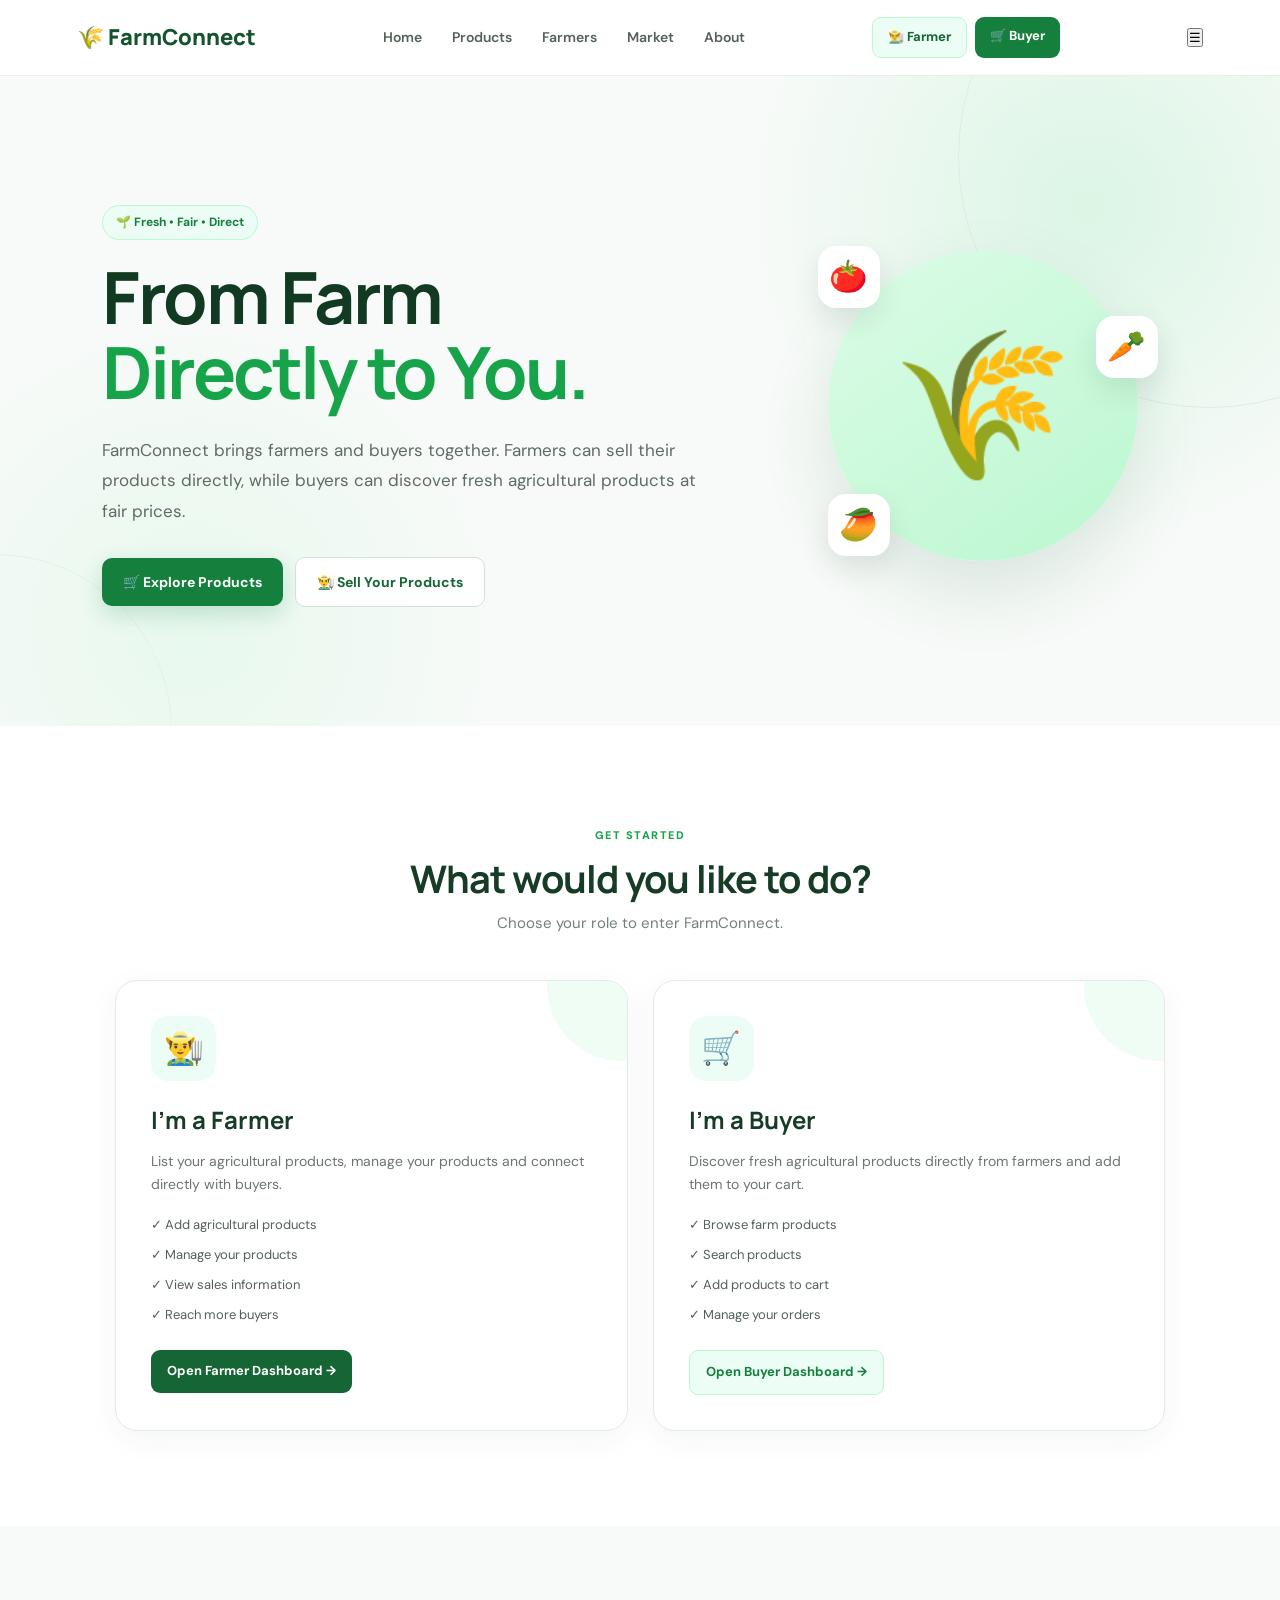
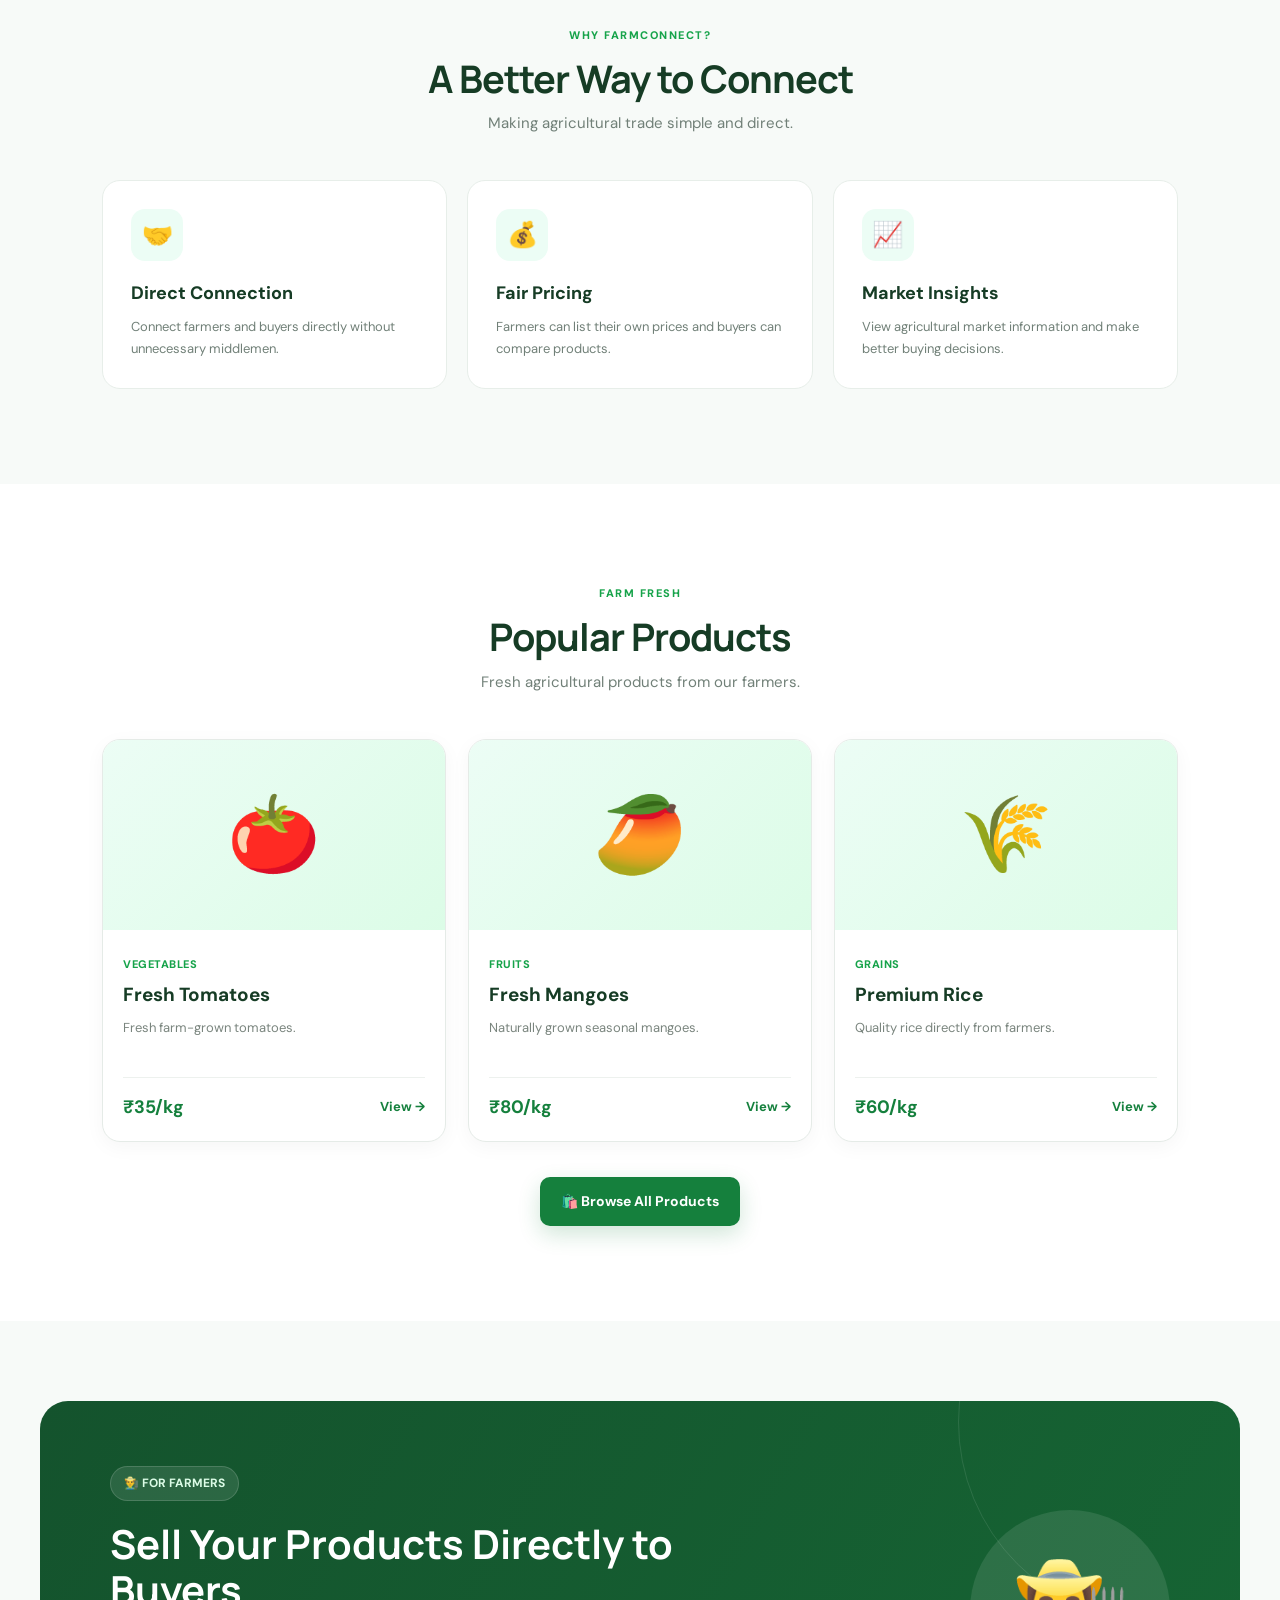
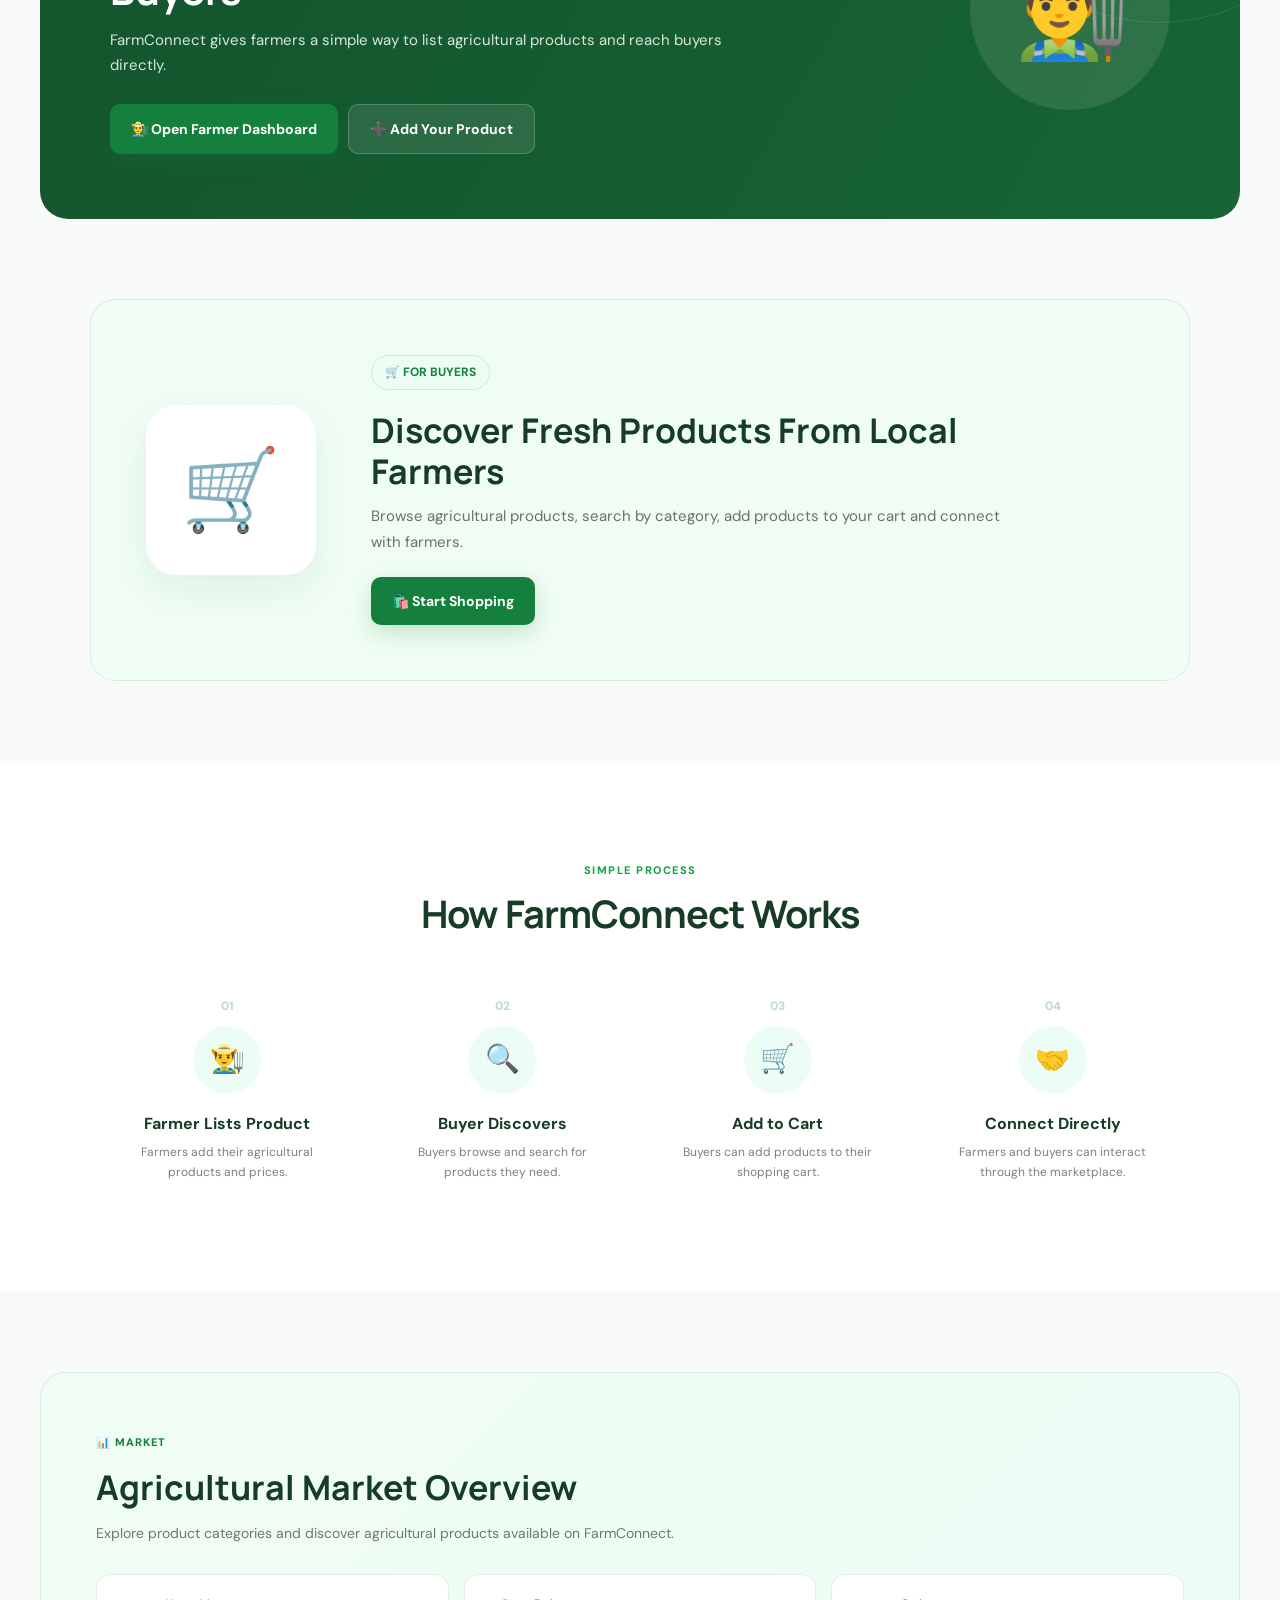
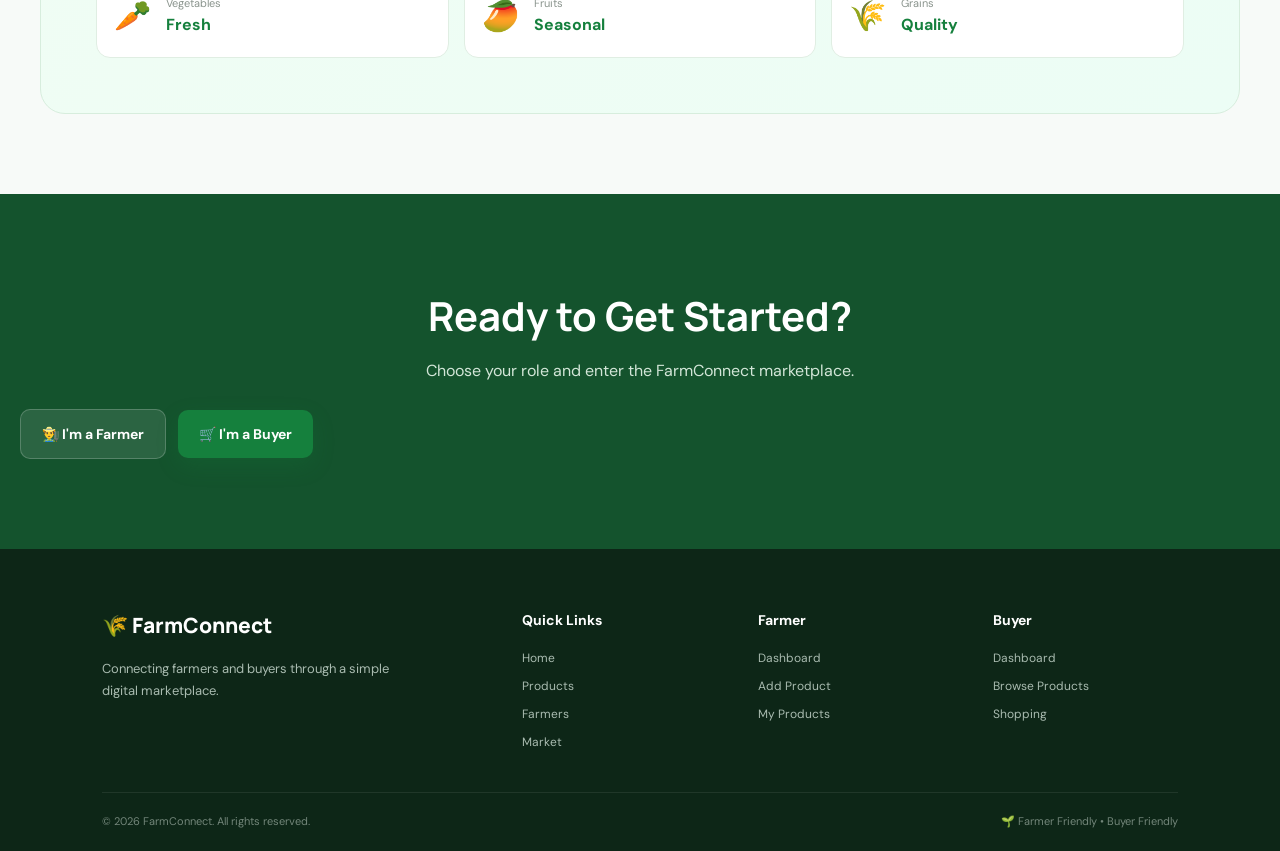
<file: index.html>
<!DOCTYPE html>
<html lang="en">

<head>

    <meta charset="UTF-8">

    <meta
        name="viewport"
        content="width=device-width, initial-scale=1.0"
    >

    <title>FarmConnect | Farm to Buyer</title>

    <link
        rel="stylesheet"
        href="style.css"
    >


    <!-- ==========================================
         BUYER LOGIN POPUP CSS
         DOES NOT CHANGE EXISTING DESIGN
    =========================================== -->

    <style>

        .buyer-auth-overlay {

            display: none;

            position: fixed;

            inset: 0;

            background: rgba(0, 0, 0, 0.55);

            z-index: 9999;

            align-items: center;

            justify-content: center;

            padding: 20px;

        }


        .buyer-auth-overlay.show {

            display: flex;

        }


        .buyer-auth-box {

            width: 100%;

            max-width: 430px;

            background: white;

            border-radius: 18px;

            padding: 30px;

            box-shadow:
                0 20px 60px rgba(0, 0, 0, 0.25);

            position: relative;

            animation:
                buyerAuthOpen 0.25s ease;

        }


        @keyframes buyerAuthOpen {

            from {

                opacity: 0;

                transform: translateY(20px)
                    scale(0.96);

            }

            to {

                opacity: 1;

                transform: translateY(0)
                    scale(1);

            }

        }


        .buyer-auth-close {

            position: absolute;

            top: 15px;

            right: 18px;

            width: 35px;

            height: 35px;

            border: none;

            border-radius: 50%;

            background: #f2f2f2;

            cursor: pointer;

            font-size: 18px;

        }


        .buyer-auth-logo {

            text-align: center;

            font-size: 40px;

            margin-bottom: 8px;

        }


        .buyer-auth-title {

            text-align: center;

            margin: 0;

            color: #294d20;

        }


        .buyer-auth-subtitle {

            text-align: center;

            color: #777;

            margin: 8px 0 25px;

            font-size: 14px;

        }


        .buyer-auth-tabs {

            display: flex;

            gap: 8px;

            margin-bottom: 20px;

        }


        .buyer-auth-tab {

            flex: 1;

            padding: 11px;

            border: none;

            border-radius: 8px;

            background: #f1f1f1;

            cursor: pointer;

            font-weight: 600;

        }


        .buyer-auth-tab.active {

            background: #5c8d35;

            color: white;

        }


        .buyer-auth-form {

            display: none;

        }


        .buyer-auth-form.active {

            display: block;

        }


        .buyer-auth-field {

            margin-bottom: 15px;

        }


        .buyer-auth-field label {

            display: block;

            margin-bottom: 6px;

            font-size: 14px;

            font-weight: 600;

        }


        .buyer-auth-field input {

            width: 100%;

            box-sizing: border-box;

            padding: 12px;

            border: 1px solid #ddd;

            border-radius: 8px;

            font-size: 14px;

            outline: none;

        }


        .buyer-auth-field input:focus {

            border-color: #5c8d35;

        }


        .buyer-auth-submit {

            width: 100%;

            border: none;

            background: #5c8d35;

            color: white;

            padding: 13px;

            border-radius: 8px;

            cursor: pointer;

            font-weight: 600;

            font-size: 15px;

            margin-top: 5px;

        }


        .buyer-auth-submit:hover {

            opacity: 0.9;

        }


        .buyer-auth-message {

            display: none;

            padding: 10px;

            margin-bottom: 15px;

            border-radius: 8px;

            font-size: 13px;

            text-align: center;

        }


        .buyer-auth-message.success {

            display: block;

            background: #eaf6e2;

            color: #397323;

        }


        .buyer-auth-message.error {

            display: block;

            background: #fdeaea;

            color: #b42323;

        }

    </style>

</head>


<body>


    <!-- =====================================================
         NAVBAR
    ===================================================== -->

    <header class="navbar">


        <div class="logo">
            🌾 FarmConnect
        </div>


        <nav class="nav-links">

            <a href="index.html">
                Home
            </a>

            <a href="#products">
                Products
            </a>

            <a href="#farmers">
                Farmers
            </a>

            <a href="#market">
                Market
            </a>

            <a href="#about">
                About
            </a>

        </nav>


        <div class="nav-actions">


            <a
                href="pages/farmer/dashboard.html"
                class="nav-farmer-btn"
            >
                👨‍🌾 Farmer
            </a>


            <a
                href="#"
                class="nav-buyer-btn"
                onclick="openBuyerAuth(event)"
            >
                🛒 Buyer
            </a>


        </div>


    </header>



    <!-- =====================================================
         HERO
    ===================================================== -->

    <section class="hero">


        <div class="hero-content">


            <span class="hero-badge">
                🌱 Fresh • Fair • Direct
            </span>


            <h1>

                From Farm

                <span>
                    Directly to You.
                </span>

            </h1>


            <p>

                FarmConnect brings farmers and buyers together.
                Farmers can sell their products directly, while
                buyers can discover fresh agricultural products
                at fair prices.

            </p>


            <div class="hero-buttons">


                <a
                    href="#"
                    class="primary-btn"
                    onclick="openBuyerAuth(event)"
                >
                    🛒 Explore Products
                </a>


                <a
                    href="pages/farmer/dashboard.html"
                    class="secondary-btn"
                >
                    👨‍🌾 Sell Your Products
                </a>


            </div>


        </div>


        <div class="hero-visual">


            <div class="hero-circle">
                🌾
            </div>


            <div class="floating-item item-one">
                🍅
            </div>


            <div class="floating-item item-two">
                🥕
            </div>


            <div class="floating-item item-three">
                🥭
            </div>


        </div>


    </section>



    <!-- =====================================================
         USER TYPE
    ===================================================== -->

    <section class="user-section">


        <div class="section-heading">

            <span>
                GET STARTED
            </span>

            <h2>
                What would you like to do?
            </h2>

            <p>
                Choose your role to enter FarmConnect.
            </p>

        </div>


        <div class="user-cards">


            <!-- FARMER -->

            <div class="user-card farmer-card">


                <div class="user-icon">
                    👨‍🌾
                </div>


                <h3>
                    I'm a Farmer
                </h3>


                <p>

                    List your agricultural products,
                    manage your products and connect
                    directly with buyers.

                </p>


                <ul>

                    <li>
                        ✓ Add agricultural products
                    </li>

                    <li>
                        ✓ Manage your products
                    </li>

                    <li>
                        ✓ View sales information
                    </li>

                    <li>
                        ✓ Reach more buyers
                    </li>

                </ul>


                <a
                    href="pages/farmer/dashboard.html"
                    class="user-btn farmer-btn"
                >
                    Open Farmer Dashboard →
                </a>


            </div>



            <!-- BUYER -->

            <div class="user-card buyer-card">


                <div class="user-icon">
                    🛒
                </div>


                <h3>
                    I'm a Buyer
                </h3>


                <p>

                    Discover fresh agricultural products
                    directly from farmers and add them
                    to your cart.

                </p>


                <ul>

                    <li>
                        ✓ Browse farm products
                    </li>

                    <li>
                        ✓ Search products
                    </li>

                    <li>
                        ✓ Add products to cart
                    </li>

                    <li>
                        ✓ Manage your orders
                    </li>

                </ul>


                <a
                    href="#"
                    class="user-btn buyer-btn"
                    onclick="openBuyerAuth(event)"
                >
                    Open Buyer Dashboard →
                </a>


            </div>


        </div>


    </section>



    <!-- =====================================================
         FEATURES
    ===================================================== -->

    <section
        class="features"
        id="about"
    >


        <div class="section-heading">

            <span>
                WHY FARMCONNECT?
            </span>

            <h2>
                A Better Way to Connect
            </h2>

            <p>
                Making agricultural trade simple and direct.
            </p>

        </div>


        <div class="feature-grid">


            <div class="feature-card">

                <div class="feature-icon">
                    🤝
                </div>

                <h3>
                    Direct Connection
                </h3>

                <p>
                    Connect farmers and buyers directly
                    without unnecessary middlemen.
                </p>

            </div>


            <div class="feature-card">

                <div class="feature-icon">
                    💰
                </div>

                <h3>
                    Fair Pricing
                </h3>

                <p>
                    Farmers can list their own prices
                    and buyers can compare products.
                </p>

            </div>


            <div class="feature-card">

                <div class="feature-icon">
                    📈
                </div>

                <h3>
                    Market Insights
                </h3>

                <p>
                    View agricultural market information
                    and make better buying decisions.
                </p>

            </div>


        </div>


    </section>



    <!-- =====================================================
         PRODUCTS
    ===================================================== -->

    <section
        class="products-section"
        id="products"
    >


        <div class="section-heading">

            <span>
                FARM FRESH
            </span>

            <h2>
                Popular Products
            </h2>

            <p>
                Fresh agricultural products from our farmers.
            </p>

        </div>


        <div
            class="product-grid"
            id="homeProducts"
        >


            <div class="product-card">


                <div class="product-image">
                    🍅
                </div>


                <div class="product-info">


                    <span>
                        Vegetables
                    </span>


                    <h3>
                        Fresh Tomatoes
                    </h3>


                    <p>
                        Fresh farm-grown tomatoes.
                    </p>


                    <div class="product-bottom">


                        <strong>
                            ₹35/kg
                        </strong>


                        <a
                            href="#"
                            onclick="openBuyerAuth(event)"
                        >
                            View →
                        </a>


                    </div>


                </div>


            </div>



            <div class="product-card">


                <div class="product-image">
                    🥭
                </div>


                <div class="product-info">


                    <span>
                        Fruits
                    </span>


                    <h3>
                        Fresh Mangoes
                    </h3>


                    <p>
                        Naturally grown seasonal mangoes.
                    </p>


                    <div class="product-bottom">


                        <strong>
                            ₹80/kg
                        </strong>


                        <a
                            href="#"
                            onclick="openBuyerAuth(event)"
                        >
                            View →
                        </a>


                    </div>


                </div>


            </div>



            <div class="product-card">


                <div class="product-image">
                    🌾
                </div>


                <div class="product-info">


                    <span>
                        Grains
                    </span>


                    <h3>
                        Premium Rice
                    </h3>


                    <p>
                        Quality rice directly from farmers.
                    </p>


                    <div class="product-bottom">


                        <strong>
                            ₹60/kg
                        </strong>


                        <a
                            href="#"
                            onclick="openBuyerAuth(event)"
                        >
                            View →
                        </a>


                    </div>


                </div>


            </div>


        </div>


        <div class="center-button">


            <a
                href="#"
                class="primary-btn"
                onclick="openBuyerAuth(event)"
            >
                🛍️ Browse All Products
            </a>


        </div>


    </section>



    <!-- =====================================================
         FARMER SECTION
    ===================================================== -->

    <section
        class="farmer-section"
        id="farmers"
    >


        <div class="farmer-content">


            <span class="hero-badge">
                👨‍🌾 FOR FARMERS
            </span>


            <h2>
                Sell Your Products
                Directly to Buyers
            </h2>


            <p>
                FarmConnect gives farmers a simple way to
                list agricultural products and reach buyers
                directly.
            </p>


            <div class="farmer-buttons">


                <a
                    href="pages/farmer/dashboard.html"
                    class="primary-btn"
                >
                    👨‍🌾 Open Farmer Dashboard
                </a>


                <a
                    href="pages/farmer/add-product.html"
                    class="secondary-btn"
                >
                    ➕ Add Your Product
                </a>


            </div>


        </div>


        <div class="farmer-visual">
            👨‍🌾
        </div>


    </section>



    <!-- =====================================================
         BUYER SECTION
    ===================================================== -->

    <section class="buyer-home-section">


        <div class="buyer-home-visual">
            🛒
        </div>


        <div class="buyer-home-content">


            <span class="hero-badge">
                🛒 FOR BUYERS
            </span>


            <h2>
                Discover Fresh Products
                From Local Farmers
            </h2>


            <p>
                Browse agricultural products, search by
                category, add products to your cart and
                connect with farmers.
            </p>


            <a
                href="#"
                class="primary-btn"
                onclick="openBuyerAuth(event)"
            >
                🛍️ Start Shopping
            </a>


        </div>


    </section>



    <!-- =====================================================
         HOW IT WORKS
    ===================================================== -->

    <section class="how-it-works">


        <div class="section-heading">

            <span>
                SIMPLE PROCESS
            </span>

            <h2>
                How FarmConnect Works
            </h2>

        </div>


        <div class="steps">


            <div class="step">

                <div class="step-number">
                    01
                </div>

                <div class="step-icon">
                    👨‍🌾
                </div>

                <h3>
                    Farmer Lists Product
                </h3>

                <p>
                    Farmers add their agricultural
                    products and prices.
                </p>

            </div>


            <div class="step">

                <div class="step-number">
                    02
                </div>

                <div class="step-icon">
                    🔍
                </div>

                <h3>
                    Buyer Discovers
                </h3>

                <p>
                    Buyers browse and search for
                    products they need.
                </p>

            </div>


            <div class="step">

                <div class="step-number">
                    03
                </div>

                <div class="step-icon">
                    🛒
                </div>

                <h3>
                    Add to Cart
                </h3>

                <p>
                    Buyers can add products to their
                    shopping cart.
                </p>

            </div>


            <div class="step">

                <div class="step-number">
                    04
                </div>

                <div class="step-icon">
                    🤝
                </div>

                <h3>
                    Connect Directly
                </h3>

                <p>
                    Farmers and buyers can interact
                    through the marketplace.
                </p>

            </div>


        </div>


    </section>



    <!-- =====================================================
         MARKET
    ===================================================== -->

    <section
        class="market-section"
        id="market"
    >


        <div class="market-content">


            <span>
                📊 MARKET
            </span>


            <h2>
                Agricultural Market Overview
            </h2>


            <p>
                Explore product categories and discover
                agricultural products available on
                FarmConnect.
            </p>


        </div>


        <div class="market-cards">


            <div class="market-card">

                <span>
                    🥕
                </span>

                <div>

                    <small>
                        Vegetables
                    </small>

                    <strong>
                        Fresh
                    </strong>

                </div>

            </div>


            <div class="market-card">

                <span>
                    🥭
                </span>

                <div>

                    <small>
                        Fruits
                    </small>

                    <strong>
                        Seasonal
                    </strong>

                </div>

            </div>


            <div class="market-card">

                <span>
                    🌾
                </span>

                <div>

                    <small>
                        Grains
                    </small>

                    <strong>
                        Quality
                    </strong>

                </div>

            </div>


        </div>


    </section>



    <!-- =====================================================
         FINAL CTA
    ===================================================== -->

    <section class="final-cta">


        <h2>
            Ready to Get Started?
        </h2>


        <p>
            Choose your role and enter the FarmConnect
            marketplace.
        </p>


        <div class="hero-buttons">


            <a
                href="pages/farmer/dashboard.html"
                class="secondary-btn"
            >
                👨‍🌾 I'm a Farmer
            </a>


            <a
                href="#"
                class="primary-btn"
                onclick="openBuyerAuth(event)"
            >
                🛒 I'm a Buyer
            </a>


        </div>


    </section>



    <!-- =====================================================
         FOOTER
    ===================================================== -->

    <footer class="footer">


        <div class="footer-content">


            <div class="footer-brand">

                <div class="logo">
                    🌾 FarmConnect
                </div>

                <p>
                    Connecting farmers and buyers
                    through a simple digital marketplace.
                </p>

            </div>


            <div class="footer-links">

                <h3>
                    Quick Links
                </h3>

                <a href="index.html">
                    Home
                </a>

                <a href="#products">
                    Products
                </a>

                <a href="#farmers">
                    Farmers
                </a>

                <a href="#market">
                    Market
                </a>

            </div>


            <div class="footer-links">

                <h3>
                    Farmer
                </h3>

                <a href="pages/farmer/dashboard.html">
                    Dashboard
                </a>

                <a href="pages/farmer/add-product.html">
                    Add Product
                </a>

                <a href="pages/farmer/products.html">
                    My Products
                </a>

            </div>


            <div class="footer-links">

                <h3>
                    Buyer
                </h3>

                <a
                    href="#"
                    onclick="openBuyerAuth(event)"
                >
                    Dashboard
                </a>

                <a
                    href="#"
                    onclick="openBuyerAuth(event)"
                >
                    Browse Products
                </a>

                <a
                    href="#"
                    onclick="openBuyerAuth(event)"
                >
                    Shopping
                </a>

            </div>


        </div>


        <div class="footer-bottom">

            <p>
                © 2026 FarmConnect. All rights reserved.
            </p>

            <p>
                🌱 Farmer Friendly • Buyer Friendly
            </p>

        </div>


    </footer>



    <!-- =====================================================
         BUYER LOGIN / SIGNUP POPUP
    ===================================================== -->

    <div
        id="buyerAuthOverlay"
        class="buyer-auth-overlay"
    >


        <div class="buyer-auth-box">


            <button
                type="button"
                class="buyer-auth-close"
                onclick="closeBuyerAuth()"
            >
                ✕
            </button>


            <div class="buyer-auth-logo">
                🛒
            </div>


            <h2 class="buyer-auth-title">
                Buyer Account
            </h2>


            <p class="buyer-auth-subtitle">
                Login or create your FarmConnect buyer account.
            </p>



            <!-- TABS -->

            <div class="buyer-auth-tabs">


                <button
                    type="button"
                    id="loginTab"
                    class="buyer-auth-tab active"
                    onclick="showBuyerLogin()"
                >
                    Login
                </button>


                <button
                    type="button"
                    id="signupTab"
                    class="buyer-auth-tab"
                    onclick="showBuyerSignup()"
                >
                    Create Account
                </button>


            </div>



            <!-- MESSAGE -->

            <div
                id="buyerAuthMessage"
                class="buyer-auth-message"
            >
            </div>



            <!-- LOGIN FORM -->

            <form
                id="buyerLoginForm"
                class="buyer-auth-form active"
                onsubmit="handleBuyerLogin(event)"
            >


                <div class="buyer-auth-field">

                    <label>
                        Email
                    </label>

                    <input
                        type="email"
                        id="loginEmail"
                        placeholder="Enter your email"
                        required
                    >

                </div>


                <div class="buyer-auth-field">

                    <label>
                        Password
                    </label>

                    <input
                        type="password"
                        id="loginPassword"
                        placeholder="Enter your password"
                        required
                    >

                </div>


                <button
                    type="submit"
                    class="buyer-auth-submit"
                >
                    🛒 Login as Buyer
                </button>


            </form>



            <!-- SIGNUP FORM -->

            <form
                id="buyerSignupForm"
                class="buyer-auth-form"
                onsubmit="handleBuyerSignup(event)"
            >


                <div class="buyer-auth-field">

                    <label>
                        Full Name
                    </label>

                    <input
                        type="text"
                        id="signupName"
                        placeholder="Enter your full name"
                        required
                    >

                </div>


                <div class="buyer-auth-field">

                    <label>
                        Email
                    </label>

                    <input
                        type="email"
                        id="signupEmail"
                        placeholder="Enter your email"
                        required
                    >

                </div>


                <div class="buyer-auth-field">

                    <label>
                        Password
                    </label>

                    <input
                        type="password"
                        id="signupPassword"
                        placeholder="Create a password"
                        required
                    >

                </div>


                <button
                    type="submit"
                    class="buyer-auth-submit"
                >
                    ✨ Create Buyer Account
                </button>


            </form>


        </div>


    </div>



    <!-- =====================================================
         EXISTING JAVASCRIPT
    ===================================================== -->

    <script src="script.js"></script>


    <!-- NEW BUYER ACCOUNT SYSTEM -->

    <script src="buyer-auth.js"></script>



    <!-- =====================================================
         HOME PRODUCTS
    ===================================================== -->

    <script>

        function loadHomeProducts() {

            const savedProducts =
                localStorage.getItem(
                    "farmProducts"
                );


            if (!savedProducts) {

                return;

            }


            const products =
                JSON.parse(
                    savedProducts
                );


            const container =
                document.getElementById(
                    "homeProducts"
                );


            if (
                !container ||
                products.length === 0
            ) {

                return;

            }


            container.innerHTML = "";


            const recentProducts =
                products
                    .slice(-6)
                    .reverse();


            recentProducts.forEach(
                function(product) {


                    const card =
                        document.createElement(
                            "div"
                        );


                    card.className =
                        "product-card";


                    card.innerHTML = `

                        <div class="product-image">

                            ${product.emoji || "🌾"}

                        </div>


                        <div class="product-info">

                            <span>
                                ${product.category || "Product"}
                            </span>


                            <h3>
                                ${product.name}
                            </h3>


                            <p>
                                ${
                                    product.description ||
                                    "Fresh agricultural product from a local farmer."
                                }
                            </p>


                            <div class="product-bottom">


                                <strong>
                                    ₹${product.price}/${product.unit || "kg"}
                                </strong>


                                <a
                                    href="#"
                                    onclick="openBuyerAuth(event)"
                                >
                                    View →
                                </a>


                            </div>

                        </div>

                    `;


                    container.appendChild(
                        card
                    );

                }
            );

        }


        document.addEventListener(
            "DOMContentLoaded",
            loadHomeProducts
        );



        // ==========================================
        // BUYER AUTH POPUP
        // ==========================================


        function openBuyerAuth(event) {

            if (event) {

                event.preventDefault();

            }


            const currentBuyer =
                getCurrentBuyer();


            // Already logged in

            if (currentBuyer) {

                window.location.href =
                    "pages/buyer/dashboard.html";

                return;

            }


            const overlay =
                document.getElementById(
                    "buyerAuthOverlay"
                );


            if (overlay) {

                overlay.classList.add(
                    "show"
                );

            }


            showBuyerLogin();

        }



        function closeBuyerAuth() {

            const overlay =
                document.getElementById(
                    "buyerAuthOverlay"
                );


            if (overlay) {

                overlay.classList.remove(
                    "show"
                );

            }


            clearBuyerAuthMessage();

        }



        function showBuyerLogin() {

            document
                .getElementById(
                    "loginTab"
                )
                .classList.add(
                    "active"
                );


            document
                .getElementById(
                    "signupTab"
                )
                .classList.remove(
                    "active"
                );


            document
                .getElementById(
                    "buyerLoginForm"
                )
                .classList.add(
                    "active"
                );


            document
                .getElementById(
                    "buyerSignupForm"
                )
                .classList.remove(
                    "active"
                );


            clearBuyerAuthMessage();

        }



        function showBuyerSignup() {

            document
                .getElementById(
                    "signupTab"
                )
                .classList.add(
                    "active"
                );


            document
                .getElementById(
                    "loginTab"
                )
                .classList.remove(
                    "active"
                );


            document
                .getElementById(
                    "buyerSignupForm"
                )
                .classList.add(
                    "active"
                );


            document
                .getElementById(
                    "buyerLoginForm"
                )
                .classList.remove(
                    "active"
                );


            clearBuyerAuthMessage();

        }



        // ==========================================
        // LOGIN
        // ==========================================

        function handleBuyerLogin(event) {

            event.preventDefault();


            const email =
                document
                    .getElementById(
                        "loginEmail"
                    )
                    .value
                    .trim();


            const password =
                document
                    .getElementById(
                        "loginPassword"
                    )
                    .value
                    .trim();


            const result =
                loginBuyer(
                    email,
                    password
                );


            if (!result.success) {

                showBuyerAuthMessage(
                    result.message,
                    "error"
                );

                return;

            }


            showBuyerAuthMessage(
                "Login successful! Opening Buyer Dashboard...",
                "success"
            );


            setTimeout(
                function() {

                    window.location.href =
                        "pages/buyer/dashboard.html";

                },
                700
            );

        }



        // ==========================================
        // SIGNUP
        // ==========================================

        function handleBuyerSignup(event) {

            event.preventDefault();


            const name =
                document
                    .getElementById(
                        "signupName"
                    )
                    .value
                    .trim();


            const email =
                document
                    .getElementById(
                        "signupEmail"
                    )
                    .value
                    .trim();


            const password =
                document
                    .getElementById(
                        "signupPassword"
                    )
                    .value
                    .trim();


            const result =
                createBuyerAccount(
                    name,
                    email,
                    password
                );


            if (!result.success) {

                showBuyerAuthMessage(
                    result.message,
                    "error"
                );

                return;

            }


            // Automatically login after signup

            const loginResult =
                loginBuyer(
                    email,
                    password
                );


            if (loginResult.success) {

                showBuyerAuthMessage(
                    "Account created successfully! Opening Buyer Dashboard...",
                    "success"
                );


                setTimeout(
                    function() {

                        window.location.href =
                            "pages/buyer/dashboard.html";

                    },
                    700
                );

            }

        }



        // ==========================================
        // AUTH MESSAGE
        // ==========================================

        function showBuyerAuthMessage(
            message,
            type
        ) {

            const element =
                document.getElementById(
                    "buyerAuthMessage"
                );


            if (!element) {

                return;

            }


            element.textContent =
                message;


            element.className =
                "buyer-auth-message " +
                type;

        }



        function clearBuyerAuthMessage() {

            const element =
                document.getElementById(
                    "buyerAuthMessage"
                );


            if (!element) {

                return;

            }


            element.textContent =
                "";


            element.className =
                "buyer-auth-message";

        }



        // ==========================================
        // CLOSE WHEN CLICKING OUTSIDE
        // ==========================================

        document.addEventListener(
            "click",
            function(event) {

                const overlay =
                    document.getElementById(
                        "buyerAuthOverlay"
                    );


                if (
                    overlay &&
                    event.target === overlay
                ) {

                    closeBuyerAuth();

                }

            }
        );

    </script>


</body>

</html>
</file>
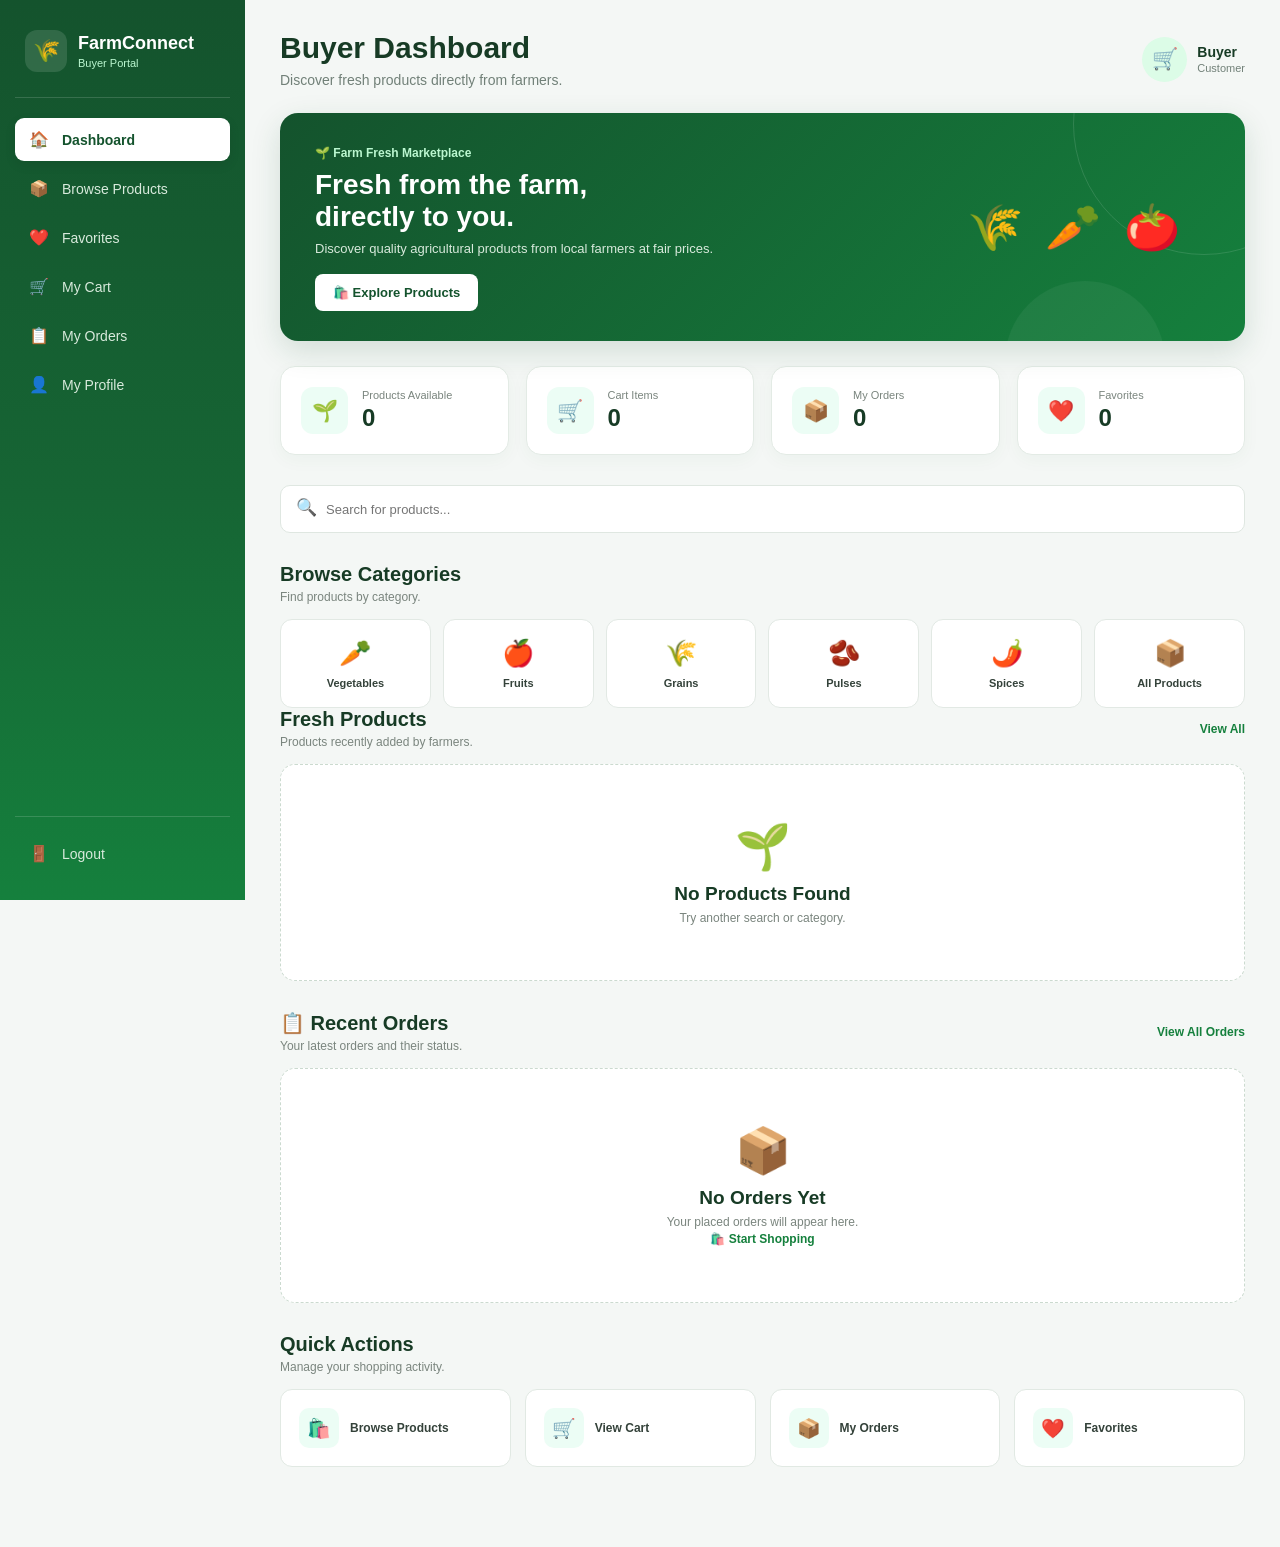
<file: pages/buyer/buyer-orders.html>
<!DOCTYPE html>
<html lang="en">
<head>
    <meta charset="UTF-8">
    <meta name="viewport" content="width=device-width, initial-scale=1.0">
    <title>Buyer Dashboard | FarmConnect</title>
    <link rel="stylesheet" href="../../buyer.css">
</head>

<body>

    <aside class="buyer-sidebar">

        <div class="buyer-logo">
            <div class="buyer-logo-icon">🌾</div>
            <div>
                <h2>FarmConnect</h2>
                <span>Buyer Portal</span>
            </div>
        </div>

        <nav class="buyer-menu">

            <a href="dashboard.html" class="active">
                <span class="menu-icon">🏠</span>
                <span>Dashboard</span>
            </a>

            <a href="#products" onclick="scrollToProducts(); return false;">
                <span class="menu-icon">📦</span>
                <span>Browse Products</span>
            </a>

            <a href="favorites.html">
                <span class="menu-icon">❤️</span>
                <span>Favorites</span>
            </a>

            <a href="cart.html">
                <span class="menu-icon">🛒</span>
                <span>My Cart</span>
            </a>

            <a href="buyer-orders.html">
                <span class="menu-icon">📋</span>
                <span>My Orders</span>
            </a>

            <a href="profile.html">
                <span class="menu-icon">👤</span>
                <span>My Profile</span>
            </a>

        </nav>

        <div class="buyer-logout">
            <a href="../../index.html" onclick="return confirmLogout()">
                <span class="menu-icon">🚪</span>
                <span>Logout</span>
            </a>
        </div>

    </aside>


    <main class="buyer-main">

        <header class="buyer-header">

            <div>
                <h1>Buyer Dashboard</h1>
                <p>Discover fresh products directly from farmers.</p>
            </div>

            <div class="buyer-profile">

                <div class="buyer-profile-icon">
                    🛒
                </div>

                <div>
                    <strong>Buyer</strong>
                    <small>Customer</small>
                </div>

            </div>

        </header>


        <section class="buyer-welcome">

            <div>

                <span class="welcome-label">
                    🌱 Farm Fresh Marketplace
                </span>

                <h2>
                    Fresh from the farm,
                    <br>
                    directly to you.
                </h2>

                <p>
                    Discover quality agricultural products
                    from local farmers at fair prices.
                </p>

                <button
                    class="explore-button"
                    onclick="scrollToProducts()"
                >
                    🛍️ Explore Products
                </button>

            </div>

            <div class="welcome-illustration">
                🌾 🥕 🍅
            </div>

        </section>


        <section class="buyer-stats">

            <div class="stat-card">

                <div class="stat-icon">
                    🌱
                </div>

                <div>
                    <p>Products Available</p>
                    <h2 id="availableProducts">0</h2>
                </div>

            </div>


            <div class="stat-card">

                <div class="stat-icon">
                    🛒
                </div>

                <div>
                    <p>Cart Items</p>
                    <h2 id="cartCount">0</h2>
                </div>

            </div>


            <div class="stat-card">

                <div class="stat-icon">
                    📦
                </div>

                <div>
                    <p>My Orders</p>
                    <h2 id="orderCount">0</h2>
                </div>

            </div>


            <div class="stat-card">

                <div class="stat-icon">
                    ❤️
                </div>

                <div>
                    <p>Favorites</p>
                    <h2 id="favoriteCount">0</h2>
                </div>

            </div>

        </section>


        <section class="search-section">

            <div class="search-box">

                <span>🔍</span>

                <input
                    type="text"
                    id="productSearch"
                    placeholder="Search for products..."
                >

            </div>

        </section>


        <section class="categories-section">

            <div class="section-heading">

                <div>

                    <h2>Browse Categories</h2>

                    <p>
                        Find products by category.
                    </p>

                </div>

            </div>


            <div class="category-grid">

                <button
                    class="category-card"
                    onclick="filterCategory('Vegetables')"
                >
                    <span>🥕</span>
                    <strong>Vegetables</strong>
                </button>


                <button
                    class="category-card"
                    onclick="filterCategory('Fruits')"
                >
                    <span>🍎</span>
                    <strong>Fruits</strong>
                </button>


                <button
                    class="category-card"
                    onclick="filterCategory('Grains')"
                >
                    <span>🌾</span>
                    <strong>Grains</strong>
                </button>


                <button
                    class="category-card"
                    onclick="filterCategory('Pulses')"
                >
                    <span>🫘</span>
                    <strong>Pulses</strong>
                </button>


                <button
                    class="category-card"
                    onclick="filterCategory('Spices')"
                >
                    <span>🌶️</span>
                    <strong>Spices</strong>
                </button>


                <button
                    class="category-card"
                    onclick="showAllProducts()"
                >
                    <span>📦</span>
                    <strong>All Products</strong>
                </button>

            </div>

        </section>


        <section
            class="products-section"
            id="products"
        >

            <div class="section-heading">

                <div>

                    <h2>Fresh Products</h2>

                    <p>
                        Products recently added by farmers.
                    </p>

                </div>


                <button
                    class="view-all-button"
                    onclick="showAllProducts()"
                >
                    View All
                </button>

            </div>


            <div
                class="buyer-products"
                id="buyerProducts"
            >
            </div>

        </section>


        <section class="products-section">

            <div class="section-heading">

                <div>

                    <h2>📋 Recent Orders</h2>

                    <p>
                        Your latest orders and their status.
                    </p>

                </div>


                <button
                    class="view-all-button"
                    onclick="goToOrders()"
                >
                    View All Orders
                </button>

            </div>


            <div
                id="recentOrders"
                class="buyer-products"
            >
            </div>

        </section>


        <section class="quick-section">

            <div class="section-heading">

                <div>

                    <h2>Quick Actions</h2>

                    <p>
                        Manage your shopping activity.
                    </p>

                </div>

            </div>


            <div class="quick-actions">

                <button onclick="scrollToProducts()">
                    <span>🛍️</span>
                    <strong>Browse Products</strong>
                </button>


                <button onclick="goToCart()">
                    <span>🛒</span>
                    <strong>View Cart</strong>
                </button>


                <button onclick="goToOrders()">
                    <span>📦</span>
                    <strong>My Orders</strong>
                </button>


                <button onclick="goToFavorites()">
                    <span>❤️</span>
                    <strong>Favorites</strong>
                </button>

            </div>

        </section>

    </main>


    <script src="../../buyer.js"></script>

</body>
</html>
</file>
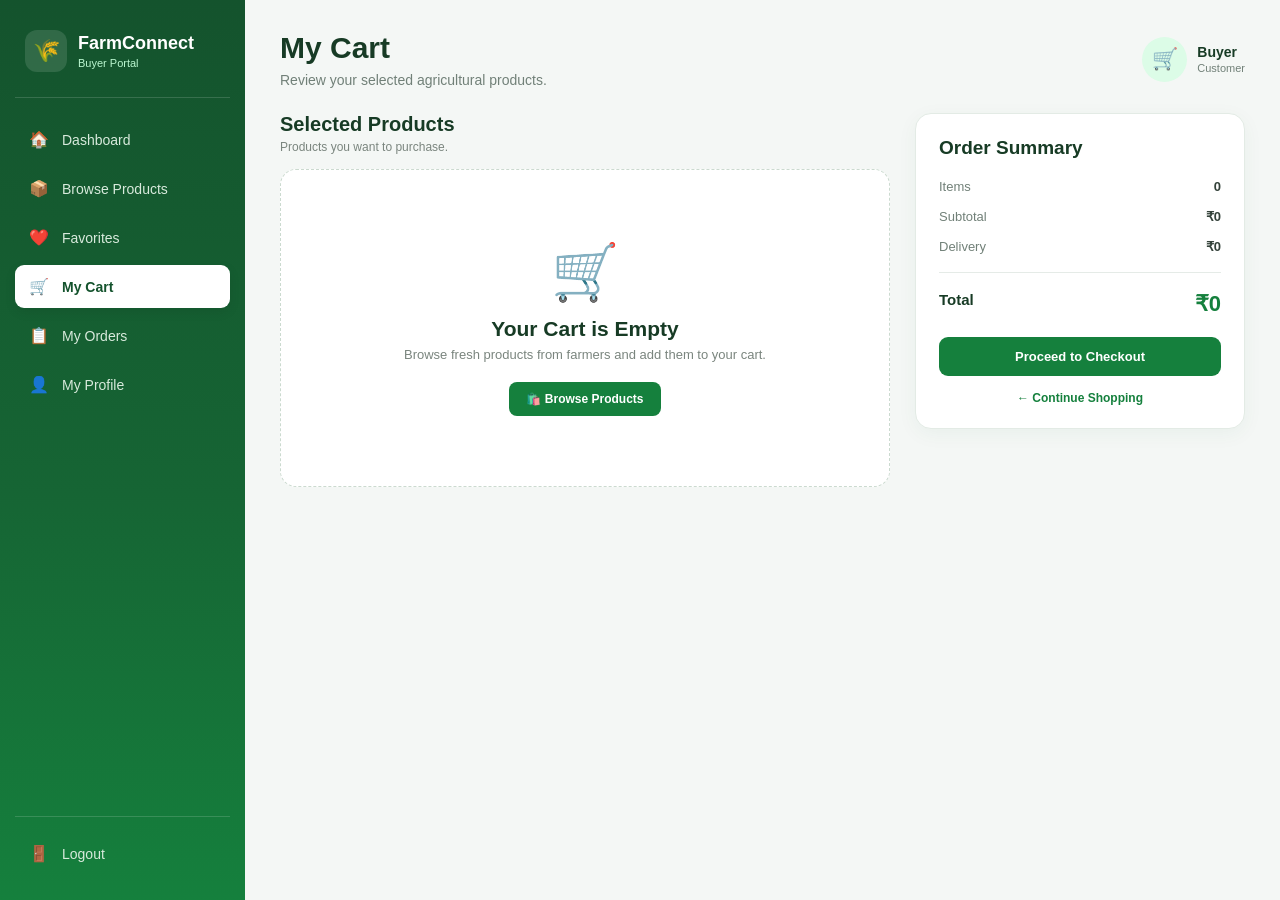
<file: pages/buyer/cart.html>
<!DOCTYPE html>
<html lang="en">

<head>

    <meta charset="UTF-8">

    <meta
        name="viewport"
        content="width=device-width, initial-scale=1.0"
    >

    <title>My Cart | FarmConnect</title>

    <link
        rel="stylesheet"
        href="../../buyer.css"
    >

</head>

<body>

    <!-- ================= SIDEBAR ================= -->

    <aside class="buyer-sidebar">

        <div class="buyer-logo">

            <div class="buyer-logo-icon">
                🌾
            </div>

            <div>

                <h2>
                    FarmConnect
                </h2>

                <span>
                    Buyer Portal
                </span>

            </div>

        </div>


        <nav class="buyer-menu">

            <!-- DASHBOARD -->

            <a href="dashboard.html">

                <span class="menu-icon">
                    🏠
                </span>

                <span>
                    Dashboard
                </span>

            </a>


            <!-- BROWSE PRODUCTS -->

            <a href="products.html">

                <span class="menu-icon">
                    📦
                </span>

                <span>
                    Browse Products
                </span>

            </a>


            <!-- FAVORITES -->

            <a href="favorites.html">

                <span class="menu-icon">
                    ❤️
                </span>

                <span>
                    Favorites
                </span>

            </a>


            <!-- MY CART -->

            <a
                href="cart.html"
                class="active"
            >

                <span class="menu-icon">
                    🛒
                </span>

                <span>
                    My Cart
                </span>

            </a>


            <!-- MY ORDERS -->

            <a href="buyer-orders.html">

                <span class="menu-icon">
                    📋
                </span>

                <span>
                    My Orders
                </span>

            </a>


            <!-- PROFILE -->

            <a href="profile.html">

                <span class="menu-icon">
                    👤
                </span>

                <span>
                    My Profile
                </span>

            </a>

        </nav>


        <!-- LOGOUT -->

        <div class="buyer-logout">

            <a
                href="../../index.html"
                onclick="return confirmLogout()"
            >

                <span class="menu-icon">
                    🚪
                </span>

                <span>
                    Logout
                </span>

            </a>

        </div>

    </aside>



    <!-- ================= MAIN ================= -->

    <main class="buyer-main">


        <!-- HEADER -->

        <header class="buyer-header">

            <div>

                <h1>
                    My Cart
                </h1>

                <p>
                    Review your selected agricultural products.
                </p>

            </div>


            <div class="buyer-profile">

                <div class="buyer-profile-icon">
                    🛒
                </div>

                <div>

                    <strong>
                        Buyer
                    </strong>

                    <small>
                        Customer
                    </small>

                </div>

            </div>

        </header>



        <!-- ================= CART ================= -->

        <section class="cart-layout">


            <!-- CART ITEMS -->

            <div class="cart-items-section">

                <div class="section-heading">

                    <div>

                        <h2>
                            Selected Products
                        </h2>

                        <p>
                            Products you want to purchase.
                        </p>

                    </div>

                </div>


                <div
                    id="cartItems"
                    class="cart-items"
                >

                </div>

            </div>



            <!-- SUMMARY -->

            <aside class="cart-summary">

                <h2>
                    Order Summary
                </h2>


                <div class="summary-row">

                    <span>
                        Items
                    </span>

                    <strong id="summaryItems">
                        0
                    </strong>

                </div>


                <div class="summary-row">

                    <span>
                        Subtotal
                    </span>

                    <strong id="summarySubtotal">
                        ₹0
                    </strong>

                </div>


                <div class="summary-row">

                    <span>
                        Delivery
                    </span>

                    <strong>
                        ₹0
                    </strong>

                </div>


                <div class="summary-divider">
                </div>


                <div class="summary-total">

                    <span>
                        Total
                    </span>

                    <strong id="summaryTotal">
                        ₹0
                    </strong>

                </div>


                <button
                    class="checkout-button"
                    onclick="checkout()"
                >
                    Proceed to Checkout
                </button>


                <a
                    href="dashboard.html#products"
                    class="continue-shopping"
                >
                    ← Continue Shopping
                </a>

            </aside>

        </section>

    </main>



    <!-- ================= BUYER JAVASCRIPT ================= -->

    <script src="../../buyer.js"></script>


    <script>

        // ==============================================
        // LOAD CART
        // ==============================================

        function loadCartPage() {

            const cart =
                JSON.parse(
                    localStorage.getItem("buyerCart")
                ) || [];


            const container =
                document.getElementById("cartItems");


            const summaryItems =
                document.getElementById("summaryItems");


            const summarySubtotal =
                document.getElementById("summarySubtotal");


            const summaryTotal =
                document.getElementById("summaryTotal");


            if (!container) {

                return;

            }


            // ==========================================
            // EMPTY CART
            // ==========================================

            if (cart.length === 0) {

                container.innerHTML = `

                    <div class="empty-cart">

                        <div class="empty-cart-icon">
                            🛒
                        </div>

                        <h2>
                            Your Cart is Empty
                        </h2>

                        <p>
                            Browse fresh products from
                            farmers and add them to your cart.
                        </p>

                        <a
                            href="products.html"
                            class="empty-cart-button"
                        >
                            🛍️ Browse Products
                        </a>

                    </div>

                `;


                summaryItems.textContent =
                    "0";


                summarySubtotal.textContent =
                    "₹0";


                summaryTotal.textContent =
                    "₹0";


                return;

            }


            // ==========================================
            // CLEAR OLD CONTENT
            // ==========================================

            container.innerHTML = "";


            let total = 0;

            let totalQuantity = 0;


            // ==========================================
            // DISPLAY PRODUCTS
            // ==========================================

            cart.forEach(
                function(product, index) {

                    const quantity =
                        Number(product.quantity) || 1;


                    const productTotal =
                        Number(product.price) * quantity;


                    total += productTotal;


                    totalQuantity += quantity;


                    const item =
                        document.createElement("div");


                    item.className =
                        "cart-item";


                    item.innerHTML = `

                        <div class="cart-item-icon">
                            ${product.emoji || "🌾"}
                        </div>


                        <div class="cart-item-details">

                            <h3>
                                ${product.name}
                            </h3>


                            <p class="cart-item-category">
                                ${product.category || "Product"}
                            </p>


                            <p class="cart-item-price">
                                ₹${product.price}

                                <span>
                                    / ${product.unit || "kg"}
                                </span>
                            </p>

                        </div>


                        <div class="cart-item-quantity">

                            <button
                                class="quantity-button"
                                onclick="changeQuantity(${index}, -1)"
                            >
                                −
                            </button>


                            <span class="quantity-value">
                                ${quantity}
                            </span>


                            <button
                                class="quantity-button"
                                onclick="changeQuantity(${index}, 1)"
                            >
                                +
                            </button>

                        </div>


                        <strong class="cart-product-total">
                            ₹${productTotal}
                        </strong>


                        <button
                            class="remove-cart-button"
                            onclick="removeFromCart(${index})"
                            title="Remove"
                        >
                            🗑️
                        </button>

                    `;


                    container.appendChild(item);

                }
            );


            // ==========================================
            // UPDATE SUMMARY
            // ==========================================

            summaryItems.textContent =
                totalQuantity;


            summarySubtotal.textContent =
                "₹" + total;


            summaryTotal.textContent =
                "₹" + total;

        }



        // ==============================================
        // CHANGE QUANTITY
        // ==============================================

        function changeQuantity(
            index,
            change
        ) {

            const cart =
                JSON.parse(
                    localStorage.getItem("buyerCart")
                ) || [];


            if (!cart[index]) {

                return;

            }


            cart[index].quantity =
                (Number(cart[index].quantity) || 1)
                + change;


            if (cart[index].quantity <= 0) {

                cart.splice(
                    index,
                    1
                );

            }


            localStorage.setItem(
                "buyerCart",
                JSON.stringify(cart)
            );


            loadCartPage();

        }



        // ==============================================
        // REMOVE FROM CART
        // ==============================================

        function removeFromCart(index) {

            const cart =
                JSON.parse(
                    localStorage.getItem("buyerCart")
                ) || [];


            if (!cart[index]) {

                return;

            }


            const confirmRemove =
                confirm(
                    `Remove "${cart[index].name}" from your cart?`
                );


            if (!confirmRemove) {

                return;

            }


            cart.splice(
                index,
                1
            );


            localStorage.setItem(
                "buyerCart",
                JSON.stringify(cart)
            );


            loadCartPage();

        }



        // ==============================================
        // CHECKOUT
        // ==============================================

        function checkout() {

            const cart =
                JSON.parse(
                    localStorage.getItem("buyerCart")
                ) || [];


            if (cart.length === 0) {

                alert(
                    "Your cart is empty."
                );

                return;

            }


            window.location.href =
                "checkout.html";

        }



        // ==============================================
        // LOGOUT
        // ==============================================

        function confirmLogout() {

            return confirm(
                "Are you sure you want to logout?"
            );

        }



        // ==============================================
        // START
        // ==============================================

        document.addEventListener(
            "DOMContentLoaded",
            loadCartPage
        );

    </script>

</body>

</html>
</file>
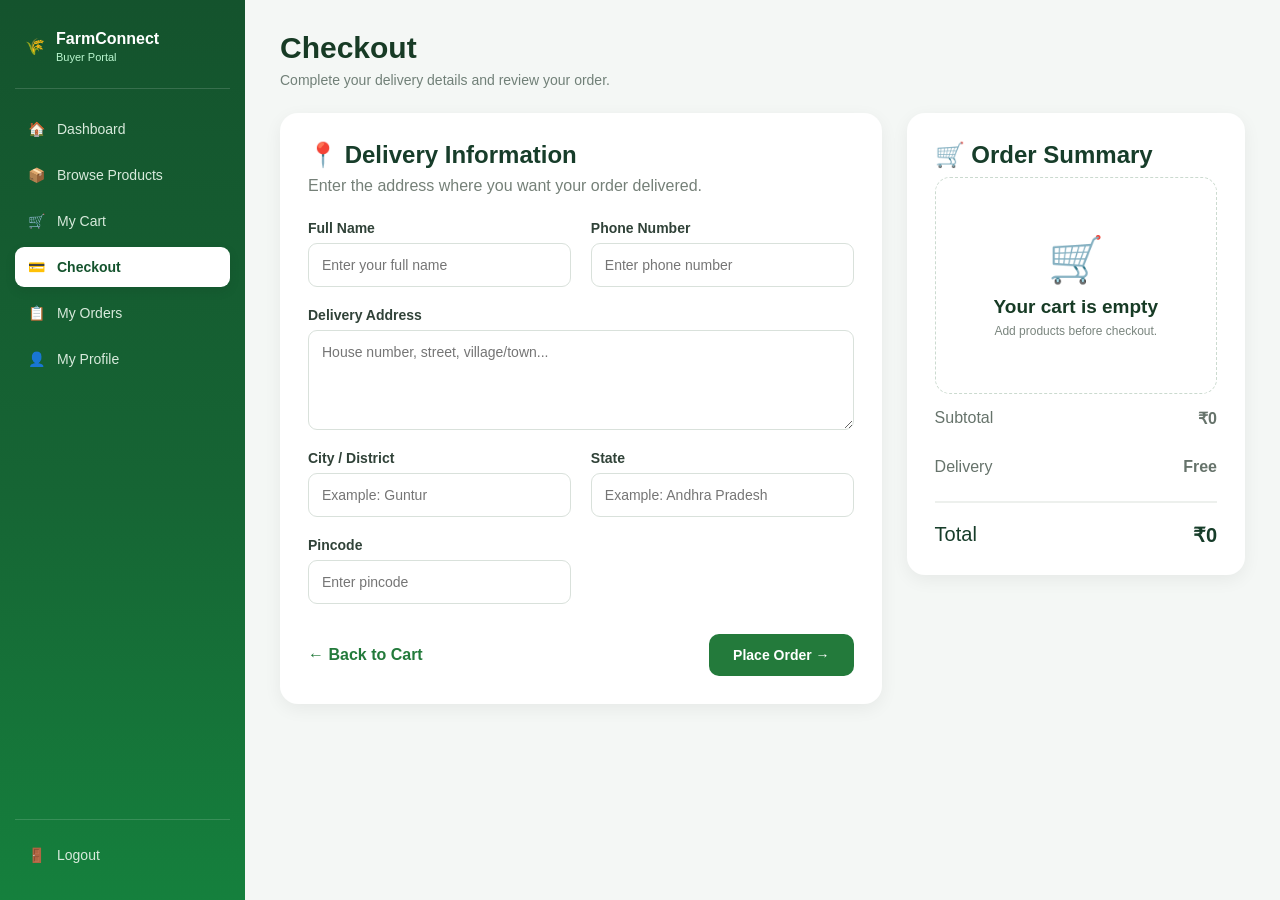
<file: pages/buyer/checkout.html>
<!DOCTYPE html>
<html lang="en">

<head>
    <meta charset="UTF-8">
    <meta name="viewport" content="width=device-width, initial-scale=1.0">

    <title>Checkout | FarmConnect</title>

    <link rel="stylesheet" href="../../buyer.css">
</head>

<body>

    <!-- SIDEBAR -->

    <aside class="buyer-sidebar">

        <div class="buyer-logo">
            🌾
            <div>
                <strong>FarmConnect</strong>
                <span>Buyer Portal</span>
            </div>
        </div>

        <nav class="buyer-menu">

            <a href="dashboard.html" class="buyer-menu-item">
                🏠
                <span>Dashboard</span>
            </a>

            <a href="products.html" class="buyer-menu-item">
                📦
                <span>Browse Products</span>
            </a>

            <a href="cart.html" class="buyer-menu-item">
                🛒
                <span>My Cart</span>
            </a>

            <a href="checkout.html" class="buyer-menu-item active">
                💳
                <span>Checkout</span>
            </a>

            <a href="#" class="buyer-menu-item">
                📋
                <span>My Orders</span>
            </a>

            <a href="#" class="buyer-menu-item">
                👤
                <span>My Profile</span>
            </a>

        </nav>

        <div class="buyer-logout">

            <a href="../../index.html" class="buyer-menu-item">
                🚪
                <span>Logout</span>
            </a>

        </div>

    </aside>


    <!-- MAIN CONTENT -->

    <main class="buyer-main">

        <div class="buyer-header">

            <div>

                <h1>Checkout</h1>

                <p>
                    Complete your delivery details and review your order.
                </p>

            </div>

        </div>


        <div class="checkout-layout">


            <!-- DELIVERY DETAILS -->

            <section class="checkout-card">

                <div class="checkout-card-header">

                    <h2>📍 Delivery Information</h2>

                    <p>
                        Enter the address where you want your order delivered.
                    </p>

                </div>


                <form id="checkoutForm">


                    <div class="checkout-form-grid">


                        <div class="form-group">

                            <label for="fullName">
                                Full Name
                            </label>

                            <input
                                type="text"
                                id="fullName"
                                placeholder="Enter your full name"
                                required
                            >

                        </div>


                        <div class="form-group">

                            <label for="phone">
                                Phone Number
                            </label>

                            <input
                                type="tel"
                                id="phone"
                                placeholder="Enter phone number"
                                required
                            >

                        </div>


                        <div class="form-group full-width">

                            <label for="address">
                                Delivery Address
                            </label>

                            <textarea
                                id="address"
                                placeholder="House number, street, village/town..."
                                required
                            ></textarea>

                        </div>


                        <div class="form-group">

                            <label for="city">
                                City / District
                            </label>

                            <input
                                type="text"
                                id="city"
                                placeholder="Example: Guntur"
                                required
                            >

                        </div>


                        <div class="form-group">

                            <label for="state">
                                State
                            </label>

                            <input
                                type="text"
                                id="state"
                                placeholder="Example: Andhra Pradesh"
                                required
                            >

                        </div>


                        <div class="form-group">

                            <label for="pincode">
                                Pincode
                            </label>

                            <input
                                type="text"
                                id="pincode"
                                placeholder="Enter pincode"
                                required
                            >

                        </div>

                    </div>


                    <div class="checkout-actions">

                        <a
                            href="cart.html"
                            class="checkout-back"
                        >
                            ← Back to Cart
                        </a>

                        <button
                            type="submit"
                            class="place-order-btn"
                        >
                            Place Order →
                        </button>

                    </div>

                </form>

            </section>


            <!-- ORDER SUMMARY -->

            <section class="checkout-summary">

                <h2>🛒 Order Summary</h2>

                <div id="checkoutItems">

                    <!-- Products will appear here -->

                </div>


                <div class="checkout-summary-line">

                    <span>Subtotal</span>

                    <strong id="checkoutSubtotal">
                        ₹0
                    </strong>

                </div>


                <div class="checkout-summary-line">

                    <span>Delivery</span>

                    <strong id="checkoutDelivery">
                        Free
                    </strong>

                </div>


                <div class="checkout-total">

                    <span>Total</span>

                    <strong id="checkoutTotal">
                        ₹0
                    </strong>

                </div>

            </section>


        </div>

    </main>


    <!-- JAVASCRIPT -->

    <script src="../../buyer.js"></script>
    <script src="../../checkout.js"></script>

</body>

</html>
</file>
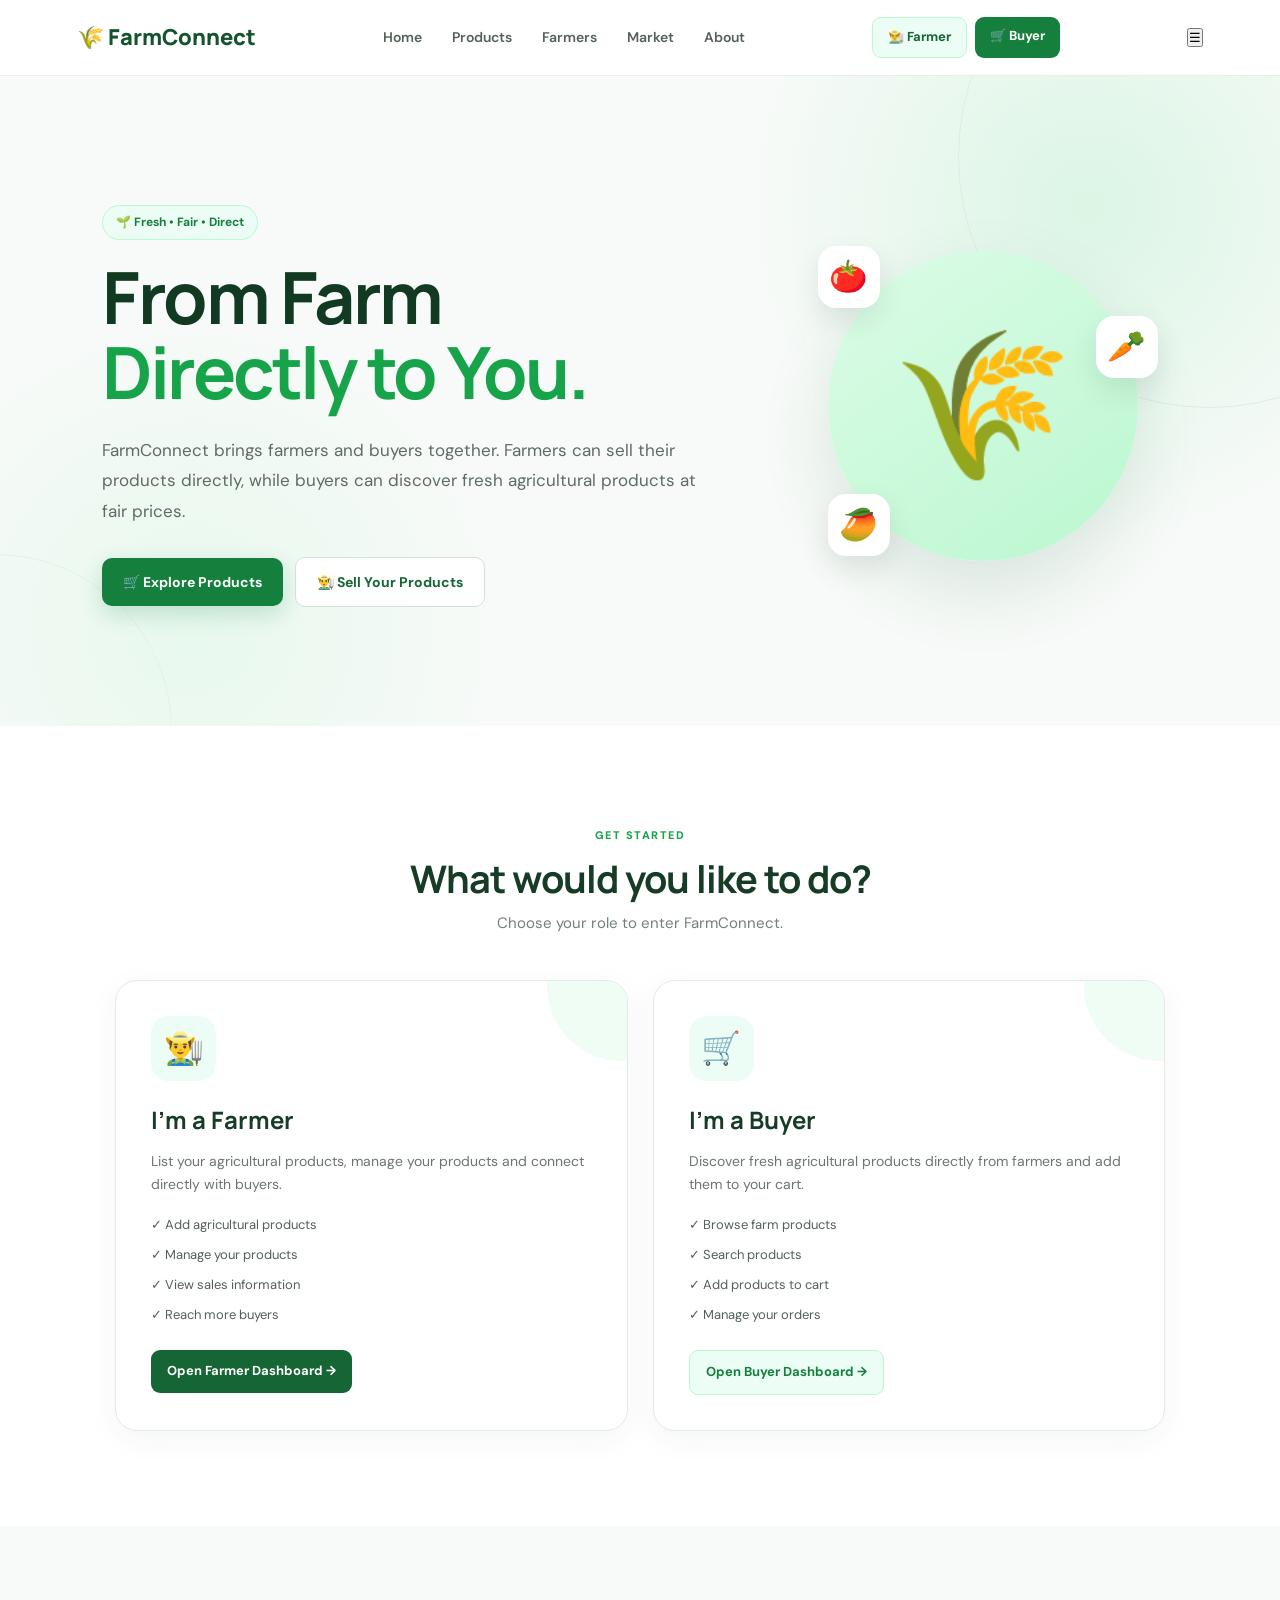
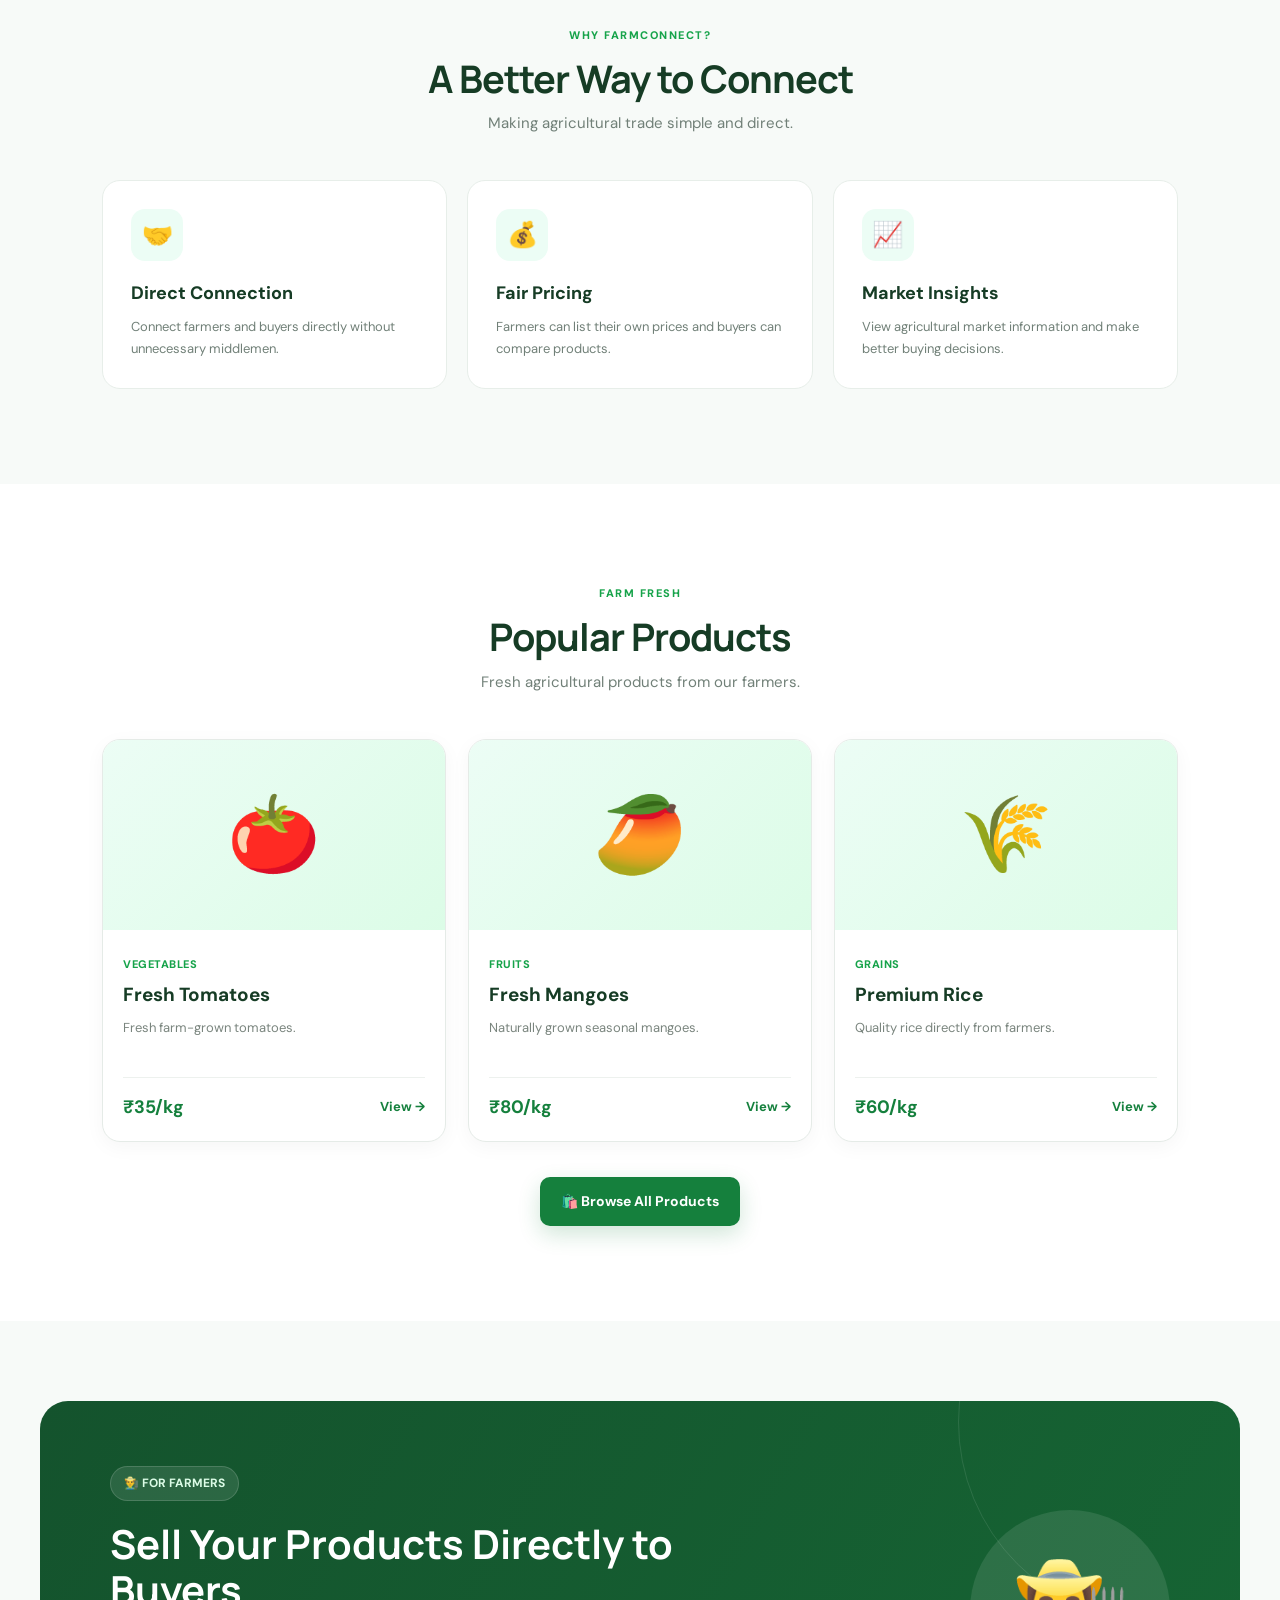
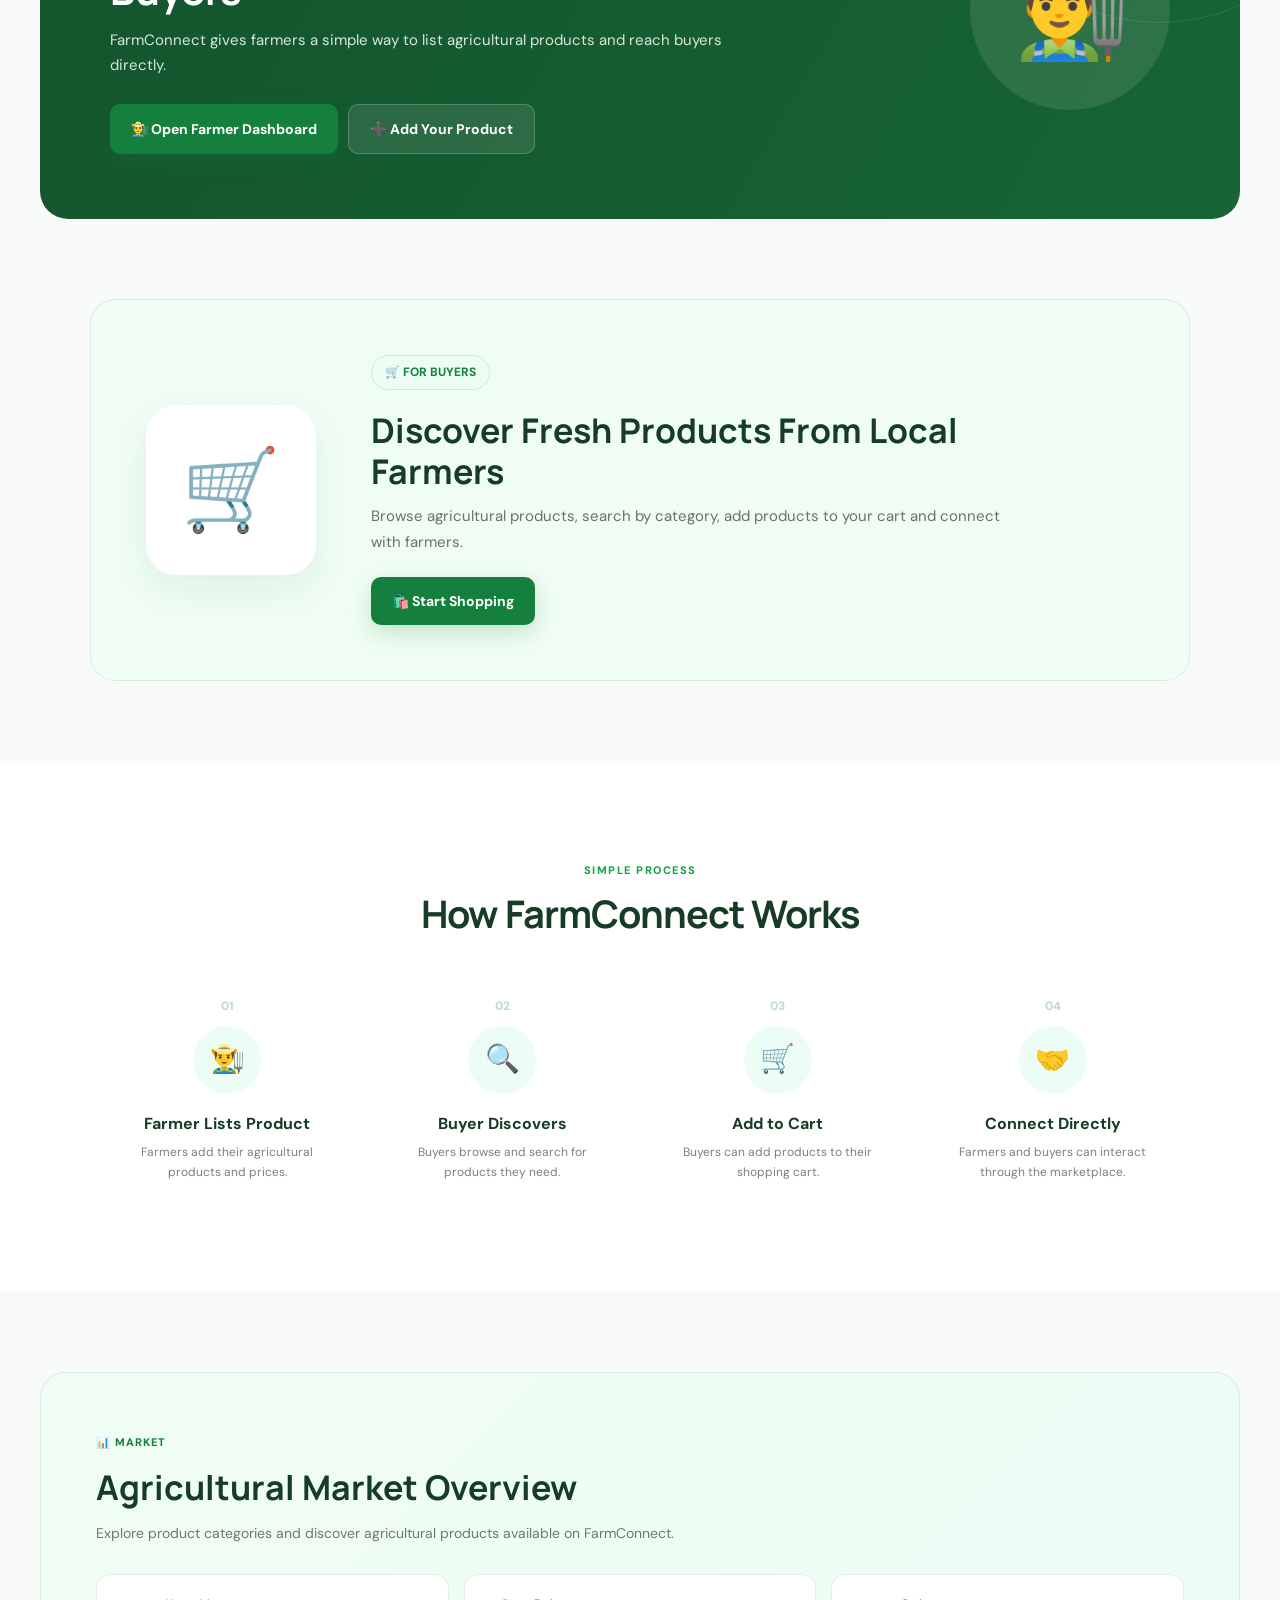
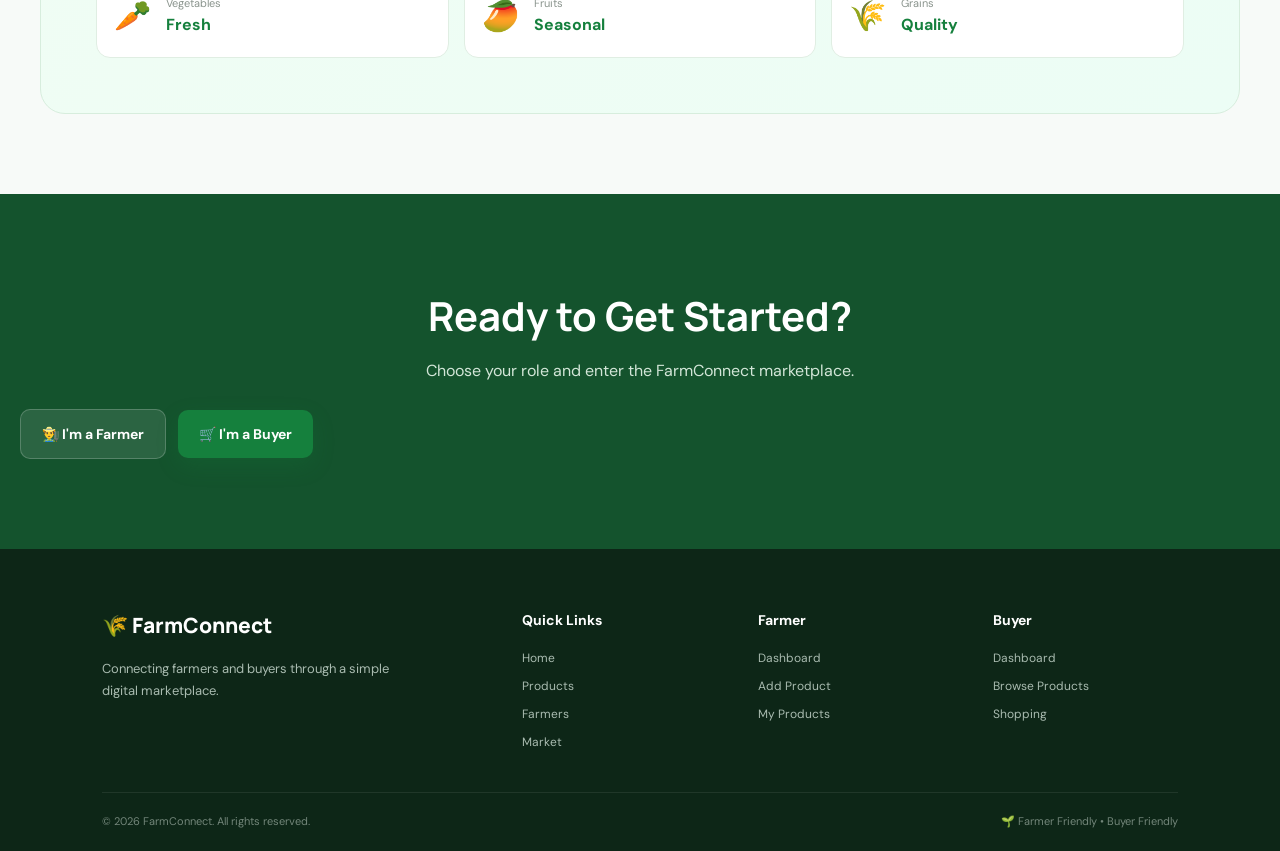
<file: pages/buyer/dashboard.html>
<!DOCTYPE html>
<html lang="en">

<head>

    <meta charset="UTF-8">

    <meta
        name="viewport"
        content="width=device-width, initial-scale=1.0"
    >

    <title>Buyer Dashboard | FarmConnect</title>

    <link
        rel="stylesheet"
        href="../../buyer.css"
    >

</head>


<body>


    <!-- ================= SIDEBAR ================= -->

    <aside class="buyer-sidebar">


        <div class="buyer-logo">

            <div class="buyer-logo-icon">
                🌾
            </div>

            <div>

                <h2>
                    FarmConnect
                </h2>

                <span>
                    Buyer Portal
                </span>

            </div>

        </div>



        <nav class="buyer-menu">


            <!-- DASHBOARD -->

            <a
                href="dashboard.html"
                class="active"
            >

                <span class="menu-icon">
                    🏠
                </span>

                <span>
                    Dashboard
                </span>

            </a>



            <!-- BROWSE PRODUCTS -->

            <a href="products.html">

                <span class="menu-icon">
                    📦
                </span>

                <span>
                    Browse Products
                </span>

            </a>



            <!-- FAVORITES -->

            <a href="favorites.html">

                <span class="menu-icon">
                    ❤️
                </span>

                <span>
                    Favorites
                </span>

            </a>



            <!-- CART -->

            <a href="cart.html">

                <span class="menu-icon">
                    🛒
                </span>

                <span>
                    My Cart
                </span>

            </a>



            <!-- ORDERS -->

            <a href="buyer-orders.html">

                <span class="menu-icon">
                    📋
                </span>

                <span>
                    My Orders
                </span>

            </a>



            <!-- PROFILE -->

            <a href="profile.html">

                <span class="menu-icon">
                    👤
                </span>

                <span>
                    My Profile
                </span>

            </a>


        </nav>



        <!-- LOGOUT -->

        <div class="buyer-logout">

            <a
                href="../../index.html"
                onclick="return handleBuyerLogout()"
            >

                <span class="menu-icon">
                    🚪
                </span>

                <span>
                    Logout
                </span>

            </a>

        </div>


    </aside>



    <!-- ================= MAIN ================= -->

    <main class="buyer-main">


        <!-- HEADER -->

        <header class="buyer-header">


            <div>

                <h1>
                    Buyer Dashboard
                </h1>

                <p>
                    Discover fresh products directly from farmers.
                </p>

            </div>



            <div class="buyer-profile">


                <div class="buyer-profile-icon">
                    🛒
                </div>


                <div>

                    <strong id="buyerHeaderName">
                        Buyer
                    </strong>

                    <small>
                        Customer
                    </small>

                </div>


            </div>


        </header>



        <!-- ================= WELCOME ================= -->

        <section class="buyer-welcome">


            <div>


                <span class="welcome-label">
                    🌱 Farm Fresh Marketplace
                </span>


                <h2>

                    Fresh from the farm,
                    directly to you.

                </h2>


                <p>

                    Discover quality agricultural products
                    from local farmers at fair prices.

                </p>


                <button
                    class="explore-button"
                    onclick="scrollToProducts()"
                >

                    🛍️ Explore Products

                </button>


            </div>



            <div class="welcome-illustration">

                🌾 🥕 🍅

            </div>


        </section>



        <!-- ================= STATISTICS ================= -->

        <section class="buyer-stats">


            <div class="stat-card">


                <div class="stat-icon">
                    🌱
                </div>


                <div>

                    <p>
                        Products Available
                    </p>

                    <h2 id="availableProducts">
                        0
                    </h2>

                </div>


            </div>



            <div class="stat-card">


                <div class="stat-icon">
                    🛒
                </div>


                <div>

                    <p>
                        Cart Items
                    </p>

                    <h2 id="cartCount">
                        0
                    </h2>

                </div>


            </div>



            <div class="stat-card">


                <div class="stat-icon">
                    📦
                </div>


                <div>

                    <p>
                        My Orders
                    </p>

                    <h2 id="orderCount">
                        0
                    </h2>

                </div>


            </div>



            <div class="stat-card">


                <div class="stat-icon">
                    ❤️
                </div>


                <div>

                    <p>
                        Favorites
                    </p>

                    <h2 id="favoriteCount">
                        0
                    </h2>

                </div>


            </div>


        </section>



        <!-- ================= SEARCH ================= -->

        <section class="search-section">


            <div class="section-heading">


                <div>

                    <h2>
                        Find Agricultural Products
                    </h2>

                    <p>
                        Search for fresh products from farmers.
                    </p>

                </div>


            </div>



            <div class="search-box">


                <span>
                    🔍
                </span>


                <input
                    type="text"
                    id="productSearch"
                    placeholder="Search tomatoes, rice, mangoes..."
                    oninput="searchProducts()"
                >


            </div>


        </section>



        <!-- ================= CATEGORIES ================= -->

        <section class="category-section">


            <div class="section-heading">


                <div>

                    <h2>
                        Shop by Category
                    </h2>

                    <p>
                        Choose what you are looking for.
                    </p>

                </div>


            </div>



            <div class="category-grid">


                <button
                    class="category-card"
                    onclick="filterCategory('Vegetables')"
                >

                    <span>
                        🥕
                    </span>

                    <strong>
                        Vegetables
                    </strong>

                </button>



                <button
                    class="category-card"
                    onclick="filterCategory('Fruits')"
                >

                    <span>
                        🥭
                    </span>

                    <strong>
                        Fruits
                    </strong>

                </button>



                <button
                    class="category-card"
                    onclick="filterCategory('Grains')"
                >

                    <span>
                        🌾
                    </span>

                    <strong>
                        Grains
                    </strong>

                </button>



                <button
                    class="category-card"
                    onclick="filterCategory('Pulses')"
                >

                    <span>
                        🫘
                    </span>

                    <strong>
                        Pulses
                    </strong>

                </button>



                <button
                    class="category-card"
                    onclick="filterCategory('Spices')"
                >

                    <span>
                        🌶️
                    </span>

                    <strong>
                        Spices
                    </strong>

                </button>



                <button
                    class="category-card"
                    onclick="showAllProducts()"
                >

                    <span>
                        📦
                    </span>

                    <strong>
                        All Products
                    </strong>

                </button>


            </div>


        </section>



        <!-- ================= PRODUCTS ================= -->

        <section
            class="products-section"
            id="products"
        >


            <div class="section-heading">


                <div>

                    <h2>
                        Fresh Products
                    </h2>

                    <p>
                        Products recently added by farmers.
                    </p>

                </div>



                <button
                    class="view-all-button"
                    onclick="showAllProducts()"
                >

                    View All

                </button>


            </div>



            <div
                class="buyer-products"
                id="buyerProducts"
            >

                <!-- Products will be added by JavaScript -->

            </div>


        </section>



        <!-- ================= QUICK ACTIONS ================= -->

        <section class="quick-section">


            <div class="section-heading">


                <div>

                    <h2>
                        Quick Actions
                    </h2>

                    <p>
                        Manage your shopping activity.
                    </p>

                </div>


            </div>



            <div class="quick-actions">


                <!-- BROWSE -->

                <button
                    onclick="goToProducts()"
                >

                    <span>
                        🛍️
                    </span>

                    <strong>
                        Browse Products
                    </strong>

                </button>



                <!-- CART -->

                <button
                    onclick="goToCart()"
                >

                    <span>
                        🛒
                    </span>

                    <strong>
                        View Cart
                    </strong>

                </button>



                <!-- ORDERS -->

                <button
                    onclick="goToOrders()"
                >

                    <span>
                        📦
                    </span>

                    <strong>
                        My Orders
                    </strong>

                </button>



                <!-- PROFILE -->

                <button
                    onclick="goToProfile()"
                >

                    <span>
                        👤
                    </span>

                    <strong>
                        My Profile
                    </strong>

                </button>


            </div>


        </section>


    </main>



    <!-- ================= JAVASCRIPT ================= -->

    <script src="../../buyer.js"></script>

    <script src="../../buyer-auth.js"></script>



    <script>


        // ==========================================
        // CHECK LOGIN
        // ==========================================

        document.addEventListener(
            "DOMContentLoaded",
            function() {


                if (
                    typeof isBuyerLoggedIn ===
                    "function"
                ) {

                    if (
                        !isBuyerLoggedIn()
                    ) {

                        window.location.href =
                            "../../index.html";

                        return;

                    }

                }


                // Display buyer name

                if (
                    typeof getLoggedInBuyer ===
                    "function"
                ) {


                    const buyer =
                        getLoggedInBuyer();


                    const nameElement =
                        document.getElementById(
                            "buyerHeaderName"
                        );


                    if (
                        buyer &&
                        nameElement
                    ) {

                        nameElement.textContent =
                            buyer.name || "Buyer";

                    }

                }


            }
        );



        // ==========================================
        // LOGOUT
        // ==========================================

        function handleBuyerLogout() {


            const confirmed =
                confirm(
                    "Are you sure you want to logout?"
                );


            if (!confirmed) {

                return false;

            }


            // Remove logged-in buyer

            if (
                typeof logoutBuyer ===
                "function"
            ) {

                logoutBuyer();

            }


            return true;

        }



        // ==========================================
        // BROWSE PRODUCTS
        // ==========================================

        function goToProducts() {

            window.location.href =
                "products.html";

        }



        // ==========================================
        // CART
        // ==========================================

        function goToCart() {

            window.location.href =
                "cart.html";

        }



        // ==========================================
        // ORDERS
        // ==========================================

        function goToOrders() {

            window.location.href =
                "buyer-orders.html";

        }



        // ==========================================
        // PROFILE
        // ==========================================

        function goToProfile() {

            window.location.href =
                "profile.html";

        }



        // ==========================================
        // SCROLL TO PRODUCTS
        // ==========================================

        function scrollToProducts() {


            const products =
                document.getElementById(
                    "products"
                );


            if (products) {

                products.scrollIntoView({
                    behavior: "smooth"
                });

            }

        }



        // ==========================================
        // COMING SOON FUNCTION
        // ==========================================

        function showComingSoon(event) {


            if (event) {

                event.preventDefault();

            }


            alert(
                "This section will be connected next."
            );

        }


    </script>


</body>

</html>
</file>
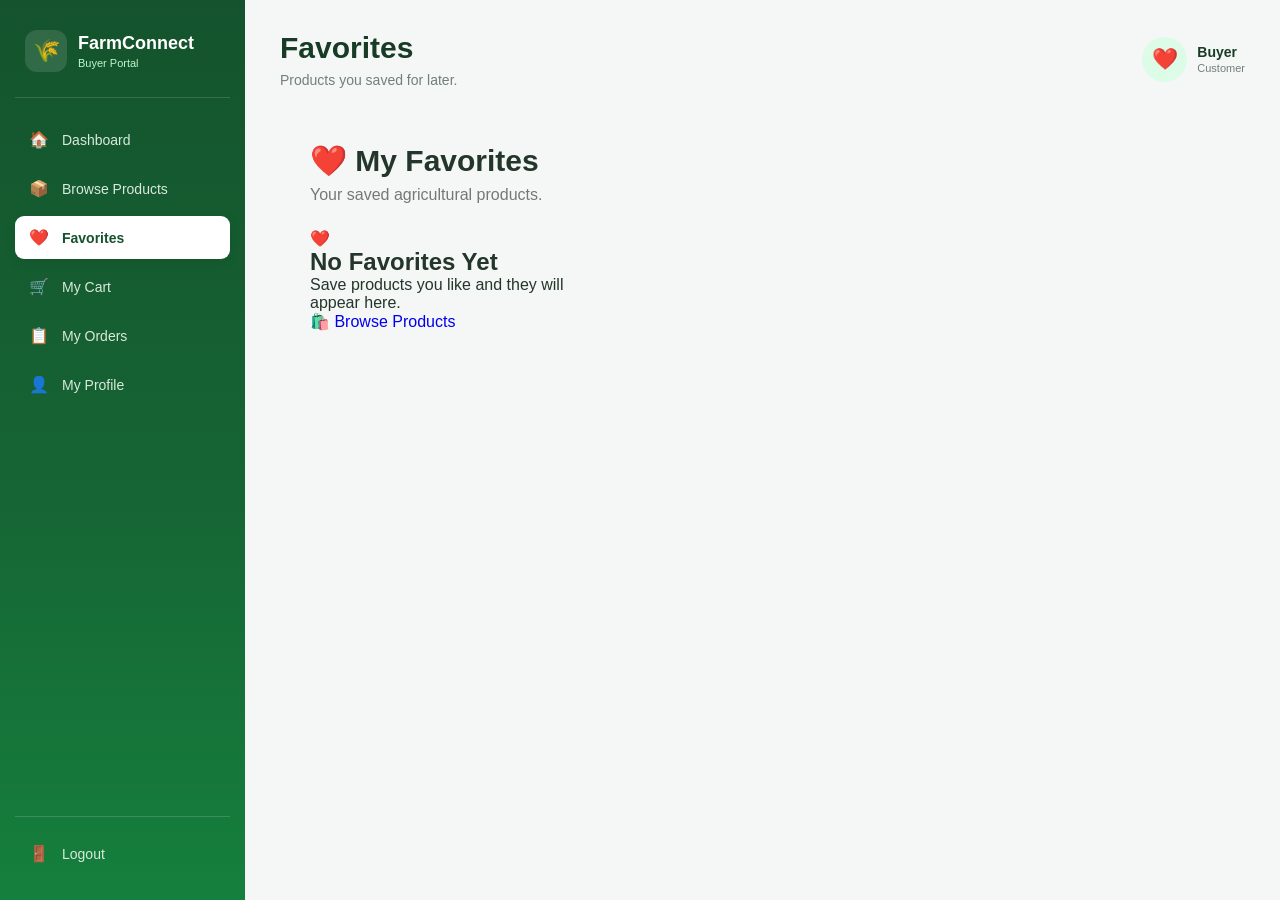
<file: pages/buyer/favorites.html>
<!DOCTYPE html>
<html lang="en">

<head>

    <meta charset="UTF-8">

    <meta
        name="viewport"
        content="width=device-width, initial-scale=1.0"
    >

    <title>Favorites | FarmConnect</title>

    <link
        rel="stylesheet"
        href="../../buyer.css"
    >

    <style>

        /* ==========================================
           FAVORITES PAGE
        ========================================== */

        .favorites-page {
            padding: 30px;
        }


        .favorites-header {
            margin-bottom: 25px;
        }


        .favorites-header h1 {
            margin: 0 0 8px 0;
            font-size: 30px;
        }


        .favorites-header p {
            margin: 0;
            color: #777;
        }


        /* ==========================================
           FAVORITES GRID
        ========================================== */

        .favorites-grid {
            display: grid;
            grid-template-columns:
                repeat(auto-fill, minmax(280px, 1fr));
            gap: 22px;
        }


        /* ==========================================
           FAVORITE CARD
        ========================================== */

        .favorite-card {
            background: #ffffff;
            border-radius: 14px;
            padding: 20px;
            box-shadow:
                0 4px 15px rgba(0, 0, 0, 0.08);
            border: 1px solid #eeeeee;
            transition: 0.2s ease;
        }


        .favorite-card:hover {
            transform: translateY(-3px);
            box-shadow:
                0 7px 20px rgba(0, 0, 0, 0.12);
        }


        .favorite-card-icon {
            width: 75px;
            height: 75px;
            border-radius: 12px;
            display: flex;
            align-items: center;
            justify-content: center;
            font-size: 40px;
            background: #f4f8ed;
            margin-bottom: 15px;
        }


        .favorite-card h2 {
            margin: 0 0 7px 0;
            font-size: 21px;
        }


        .favorite-category {
            margin: 0 0 15px 0;
            color: #777;
            font-size: 14px;
        }


        .favorite-details {
            margin-bottom: 15px;
        }


        .favorite-details p {
            margin: 7px 0;
            font-size: 14px;
        }


        .favorite-description {
            color: #666;
            font-size: 14px;
            line-height: 1.5;
            margin-bottom: 18px;
        }


        .favorite-actions {
            display: flex;
            gap: 10px;
        }


        .favorite-actions button {
            border: none;
            border-radius: 8px;
            padding: 10px 14px;
            cursor: pointer;
            font-size: 14px;
            font-weight: 600;
        }


        .remove-favorite-button {
            background: #ffe9e9;
            color: #d33;
        }


        .add-cart-button {
            background: #e9f5df;
            color: #3f7d20;
        }


        /* ==========================================
           EMPTY FAVORITES
        ========================================== */

        .favorites-empty {
            background: #ffffff;
            border-radius: 14px;
            padding: 55px 25px;
            text-align: center;
            box-shadow:
                0 4px 15px rgba(0, 0, 0, 0.08);
        }


        .favorites-empty-icon {
            font-size: 55px;
            margin-bottom: 15px;
        }


        .favorites-empty h2 {
            margin: 0 0 10px 0;
        }


        .favorites-empty p {
            color: #777;
            margin-bottom: 20px;
        }


        .browse-products-button {
            display: inline-block;
            text-decoration: none;
            background: #5c8d35;
            color: white;
            padding: 11px 20px;
            border-radius: 8px;
            font-weight: 600;
        }


        /* ==========================================
           RESPONSIVE
        ========================================== */

        @media (max-width: 768px) {

            .favorites-page {
                padding: 20px;
            }


            .favorites-grid {
                grid-template-columns: 1fr;
            }

        }

    </style>

</head>


<body>


    <!-- ==========================================
         SIDEBAR
    ========================================== -->

    <aside class="buyer-sidebar">

        <div class="buyer-logo">

            <div class="buyer-logo-icon">
                🌾
            </div>

            <div>

                <h2>
                    FarmConnect
                </h2>

                <span>
                    Buyer Portal
                </span>

            </div>

        </div>


        <nav class="buyer-menu">


            <!-- DASHBOARD -->

            <a href="dashboard.html">

                <span class="menu-icon">
                    🏠
                </span>

                <span>
                    Dashboard
                </span>

            </a>


            <!-- BROWSE PRODUCTS -->

            <a href="products.html">

                <span class="menu-icon">
                    📦
                </span>

                <span>
                    Browse Products
                </span>

            </a>


            <!-- FAVORITES -->

            <a
                href="favorites.html"
                class="active"
            >

                <span class="menu-icon">
                    ❤️
                </span>

                <span>
                    Favorites
                </span>

            </a>


            <!-- CART -->

            <a href="cart.html">

                <span class="menu-icon">
                    🛒
                </span>

                <span>
                    My Cart
                </span>

            </a>


            <!-- ORDERS -->

            <a href="buyer-orders.html">

                <span class="menu-icon">
                    📋
                </span>

                <span>
                    My Orders
                </span>

            </a>


            <!-- PROFILE -->

            <a href="profile.html">

                <span class="menu-icon">
                    👤
                </span>

                <span>
                    My Profile
                </span>

            </a>

        </nav>


        <!-- LOGOUT -->

        <div class="buyer-logout">

            <a
                href="../../index.html"
                onclick="return confirmLogout()"
            >

                <span class="menu-icon">
                    🚪
                </span>

                <span>
                    Logout
                </span>

            </a>

        </div>

    </aside>



    <!-- ==========================================
         MAIN CONTENT
    ========================================== -->

    <main class="buyer-main">


        <!-- HEADER -->

        <header class="buyer-header">

            <div>

                <h1>
                    Favorites
                </h1>

                <p>
                    Products you saved for later.
                </p>

            </div>


            <div class="buyer-profile">

                <div class="buyer-profile-icon">
                    ❤️
                </div>

                <div>

                    <strong>
                        Buyer
                    </strong>

                    <small>
                        Customer
                    </small>

                </div>

            </div>

        </header>



        <!-- ==========================================
             FAVORITES
        ========================================== -->

        <section class="favorites-page">


            <div class="favorites-header">

                <h1>
                    ❤️ My Favorites
                </h1>

                <p>
                    Your saved agricultural products.
                </p>

            </div>


            <div
                id="favoritesContainer"
                class="favorites-grid"
            >

            </div>


        </section>

    </main>



    <!-- BUYER JAVASCRIPT -->

    <script src="../../buyer.js"></script>


    <!-- FAVORITES JAVASCRIPT -->

    <script src="../../favorites.js"></script>


    <script>

        // ==========================================
        // LOGOUT
        // ==========================================

        function confirmLogout() {

            return confirm(
                "Are you sure you want to logout?"
            );

        }

    </script>


</body>

</html>
</file>
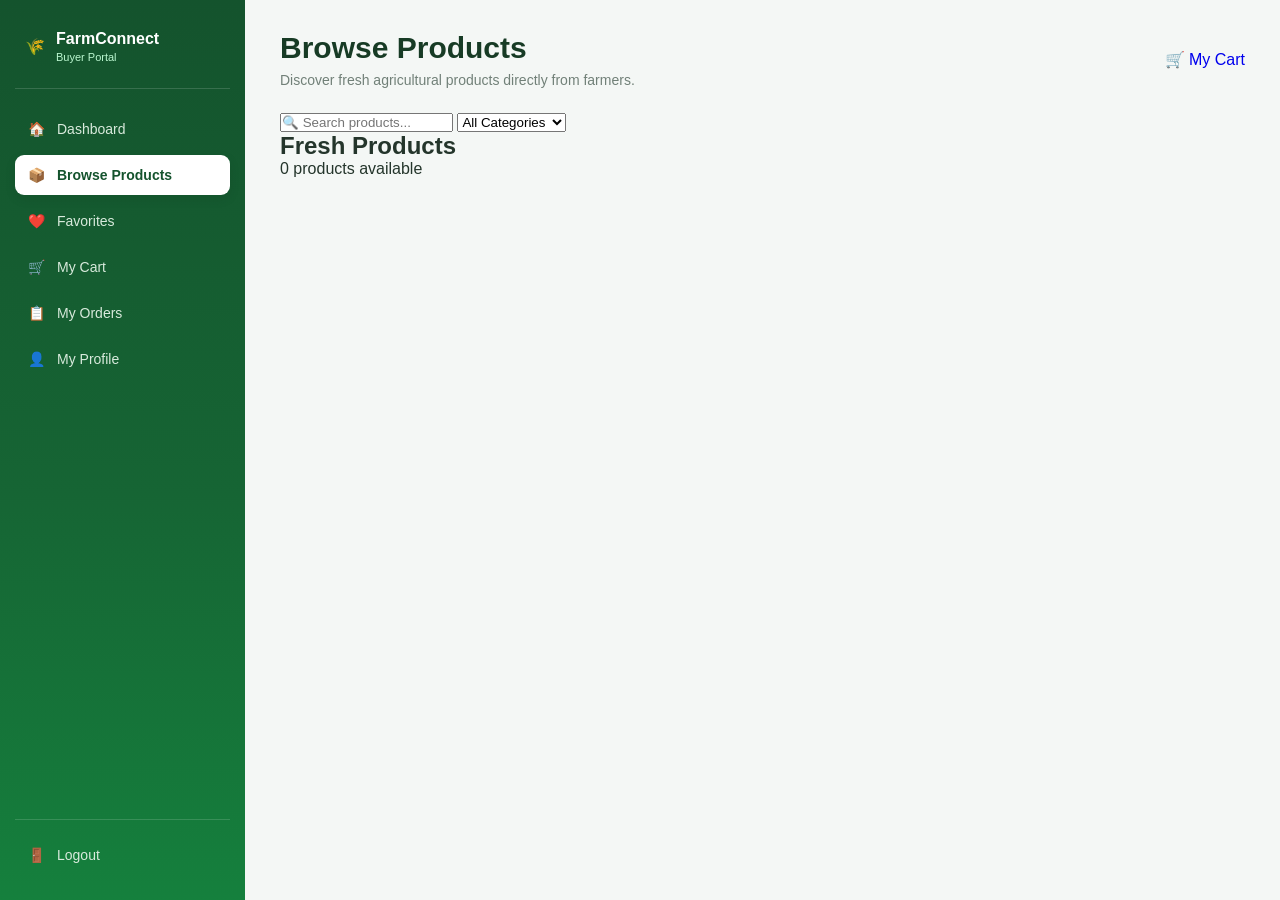
<file: pages/buyer/products.html>
<!DOCTYPE html>
<html lang="en">

<head>
    <meta charset="UTF-8">
    <meta name="viewport" content="width=device-width, initial-scale=1.0">

    <title>Browse Products | FarmConnect</title>

    <link rel="stylesheet" href="../../buyer.css">
</head>

<body>

    <!-- SIDEBAR -->
    <aside class="buyer-sidebar">

        <div class="buyer-logo">
            🌾
            <div>
                <strong>FarmConnect</strong>
                <span>Buyer Portal</span>
            </div>
        </div>

        <nav class="buyer-menu">

            <a href="dashboard.html" class="buyer-menu-item">
                🏠
                <span>Dashboard</span>
            </a>

            <a href="products.html" class="buyer-menu-item active">
                📦
                <span>Browse Products</span>
            </a>

            <a href="#" class="buyer-menu-item">
                ❤️
                <span>Favorites</span>
            </a>

            <a href="cart.html" class="buyer-menu-item">
                🛒
                <span>My Cart</span>
            </a>

            <a href="#" class="buyer-menu-item">
                📋
                <span>My Orders</span>
            </a>

            <a href="#" class="buyer-menu-item">
                👤
                <span>My Profile</span>
            </a>

        </nav>

        <div class="buyer-logout">

            <a href="../../index.html" class="buyer-menu-item">
                🚪
                <span>Logout</span>
            </a>

        </div>

    </aside>


    <!-- MAIN CONTENT -->

    <main class="buyer-main">

        <!-- HEADER -->

        <header class="buyer-header">

            <div>
                <h1>Browse Products</h1>

                <p>
                    Discover fresh agricultural products directly
                    from farmers.
                </p>
            </div>

            <a href="cart.html" class="cart-button">
                🛒 My Cart
            </a>

        </header>


        <!-- SEARCH -->

        <section class="buyer-search-section">

            <input
                type="text"
                id="productSearch"
                placeholder="🔍 Search products..."
            >

            <select id="categoryFilter">

                <option value="all">
                    All Categories
                </option>

                <option value="Vegetables">
                    🥕 Vegetables
                </option>

                <option value="Fruits">
                    🍎 Fruits
                </option>

                <option value="Grains">
                    🌾 Grains
                </option>

                <option value="Pulses">
                    🫘 Pulses
                </option>

                <option value="Spices">
                    🌶️ Spices
                </option>

                <option value="Other">
                    📦 Other
                </option>

            </select>

        </section>


        <!-- PRODUCT COUNT -->

        <div class="products-heading">

            <div>
                <h2>Fresh Products</h2>

                <p>
                    <span id="productCount">0</span>
                    products available
                </p>
            </div>

        </div>


        <!-- PRODUCTS -->

        <section
            id="buyerProductsContainer"
            class="buyer-products-grid">

        </section>


    </main>


    <script src="../../buyer.js"></script>

</body>

</html>
</file>
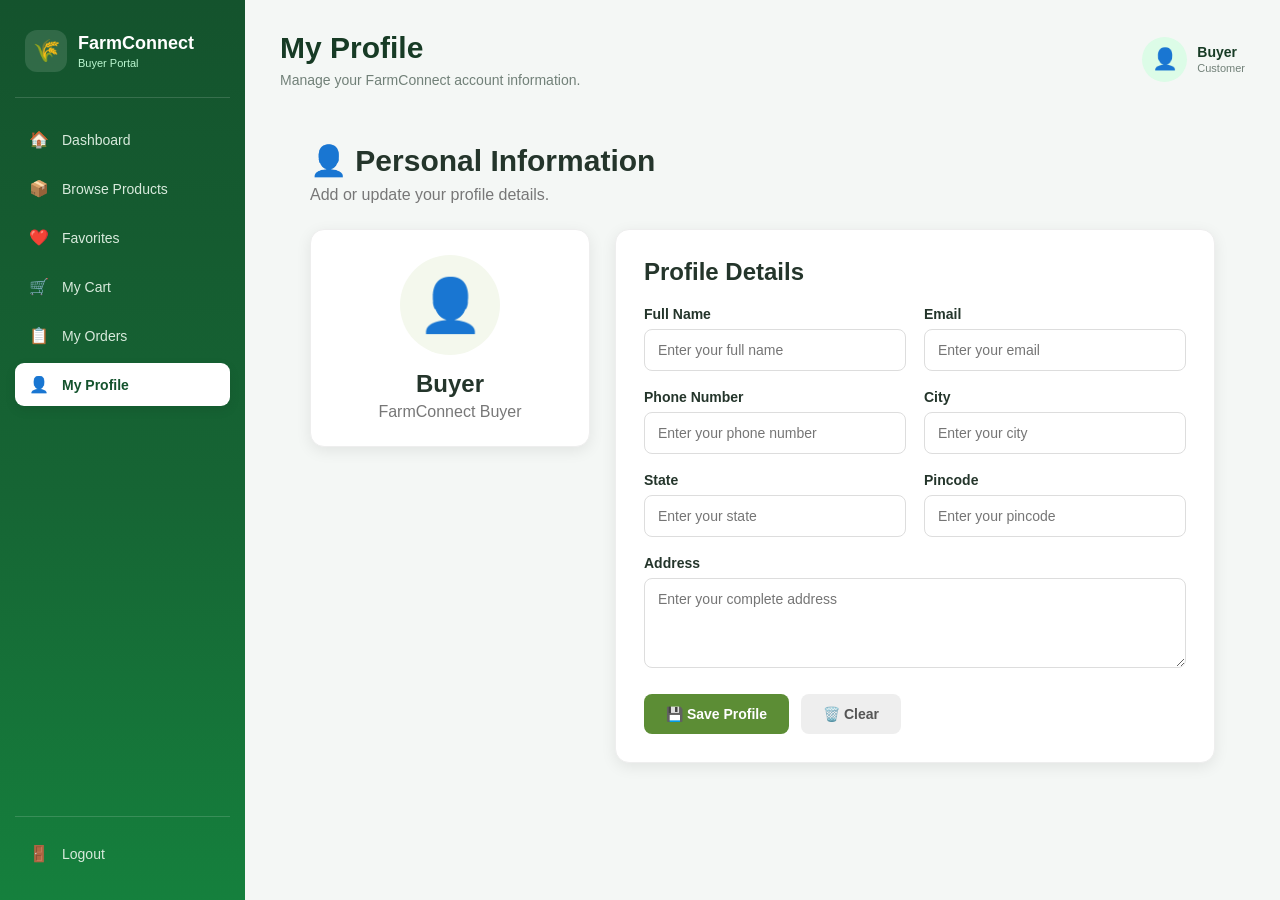
<file: pages/buyer/profile.html>
<!DOCTYPE html>
<html lang="en">

<head>

    <meta charset="UTF-8">

    <meta
        name="viewport"
        content="width=device-width, initial-scale=1.0"
    >

    <title>My Profile | FarmConnect</title>

    <link
        rel="stylesheet"
        href="../../buyer.css"
    >

    <style>

        /* ==========================================
           PROFILE PAGE
        ========================================== */

        .profile-page {
            padding: 30px;
        }


        .profile-page-header {
            margin-bottom: 25px;
        }


        .profile-page-header h1 {
            margin: 0 0 8px 0;
            font-size: 30px;
        }


        .profile-page-header p {
            margin: 0;
            color: #777;
        }


        /* ==========================================
           PROFILE LAYOUT
        ========================================== */

        .profile-layout {
            display: grid;
            grid-template-columns: 280px 1fr;
            gap: 25px;
            align-items: start;
        }


        /* ==========================================
           PROFILE CARD
        ========================================== */

        .profile-card {
            background: #ffffff;
            border-radius: 14px;
            padding: 25px;
            box-shadow:
                0 4px 15px rgba(0, 0, 0, 0.08);
            border: 1px solid #eeeeee;
            text-align: center;
        }


        .profile-avatar {
            width: 100px;
            height: 100px;
            margin: 0 auto 15px auto;
            border-radius: 50%;
            background: #f4f8ed;
            display: flex;
            align-items: center;
            justify-content: center;
            font-size: 52px;
        }


        .profile-card h2 {
            margin: 0 0 5px 0;
        }


        .profile-card p {
            margin: 0;
            color: #777;
        }


        /* ==========================================
           PROFILE FORM CARD
        ========================================== */

        .profile-form-card {
            background: #ffffff;
            border-radius: 14px;
            padding: 28px;
            box-shadow:
                0 4px 15px rgba(0, 0, 0, 0.08);
            border: 1px solid #eeeeee;
        }


        .profile-form-card h2 {
            margin-top: 0;
            margin-bottom: 20px;
        }


        .profile-form {
            display: grid;
            grid-template-columns: 1fr 1fr;
            gap: 18px;
        }


        .profile-field {
            display: flex;
            flex-direction: column;
        }


        .profile-field.full-width {
            grid-column: 1 / -1;
        }


        .profile-field label {
            margin-bottom: 7px;
            font-weight: 600;
            font-size: 14px;
        }


        .profile-field input,
        .profile-field textarea {
            width: 100%;
            box-sizing: border-box;
            padding: 12px 13px;
            border: 1px solid #dddddd;
            border-radius: 8px;
            font-size: 14px;
            outline: none;
            font-family: inherit;
        }


        .profile-field input:focus,
        .profile-field textarea:focus {
            border-color: #6c963f;
        }


        .profile-field textarea {
            min-height: 90px;
            resize: vertical;
        }


        /* ==========================================
           BUTTONS
        ========================================== */

        .profile-buttons {
            grid-column: 1 / -1;
            display: flex;
            gap: 12px;
            margin-top: 8px;
        }


        .save-profile-button {
            border: none;
            background: #5c8d35;
            color: white;
            padding: 12px 22px;
            border-radius: 8px;
            font-weight: 600;
            cursor: pointer;
            font-size: 14px;
        }


        .save-profile-button:hover {
            opacity: 0.9;
        }


        .clear-profile-button {
            border: none;
            background: #eeeeee;
            color: #555;
            padding: 12px 22px;
            border-radius: 8px;
            font-weight: 600;
            cursor: pointer;
            font-size: 14px;
        }


        /* ==========================================
           MESSAGE
        ========================================== */

        .profile-message {
            grid-column: 1 / -1;
            display: none;
            padding: 12px 15px;
            border-radius: 8px;
            background: #eaf6e2;
            color: #3f7d20;
            font-size: 14px;
        }


        /* ==========================================
           RESPONSIVE
        ========================================== */

        @media (max-width: 900px) {

            .profile-layout {
                grid-template-columns: 1fr;
            }

        }


        @media (max-width: 650px) {

            .profile-page {
                padding: 20px;
            }


            .profile-form {
                grid-template-columns: 1fr;
            }


            .profile-field.full-width {
                grid-column: auto;
            }


            .profile-buttons {
                grid-column: auto;
                flex-direction: column;
            }

        }

    </style>

</head>


<body>


    <!-- ==========================================
         SIDEBAR
    ========================================== -->

    <aside class="buyer-sidebar">


        <div class="buyer-logo">

            <div class="buyer-logo-icon">
                🌾
            </div>

            <div>

                <h2>
                    FarmConnect
                </h2>

                <span>
                    Buyer Portal
                </span>

            </div>

        </div>



        <nav class="buyer-menu">


            <!-- DASHBOARD -->

            <a href="dashboard.html">

                <span class="menu-icon">
                    🏠
                </span>

                <span>
                    Dashboard
                </span>

            </a>



            <!-- BROWSE PRODUCTS -->

            <a href="products.html">

                <span class="menu-icon">
                    📦
                </span>

                <span>
                    Browse Products
                </span>

            </a>



            <!-- FAVORITES -->

            <a href="favorites.html">

                <span class="menu-icon">
                    ❤️
                </span>

                <span>
                    Favorites
                </span>

            </a>



            <!-- CART -->

            <a href="cart.html">

                <span class="menu-icon">
                    🛒
                </span>

                <span>
                    My Cart
                </span>

            </a>



            <!-- ORDERS -->

            <a href="buyer-orders.html">

                <span class="menu-icon">
                    📋
                </span>

                <span>
                    My Orders
                </span>

            </a>



            <!-- PROFILE -->

            <a
                href="profile.html"
                class="active"
            >

                <span class="menu-icon">
                    👤
                </span>

                <span>
                    My Profile
                </span>

            </a>

        </nav>



        <!-- LOGOUT -->

        <div class="buyer-logout">

            <a
                href="../../index.html"
                onclick="return confirmLogout()"
            >

                <span class="menu-icon">
                    🚪
                </span>

                <span>
                    Logout
                </span>

            </a>

        </div>


    </aside>



    <!-- ==========================================
         MAIN CONTENT
    ========================================== -->

    <main class="buyer-main">


        <!-- HEADER -->

        <header class="buyer-header">


            <div>

                <h1>
                    My Profile
                </h1>

                <p>
                    Manage your FarmConnect account information.
                </p>

            </div>



            <div class="buyer-profile">

                <div class="buyer-profile-icon">
                    👤
                </div>

                <div>

                    <strong id="headerProfileName">
                        Buyer
                    </strong>

                    <small>
                        Customer
                    </small>

                </div>

            </div>


        </header>



        <!-- ==========================================
             PROFILE CONTENT
        ========================================== -->

        <section class="profile-page">


            <div class="profile-page-header">

                <h1>
                    👤 Personal Information
                </h1>

                <p>
                    Add or update your profile details.
                </p>

            </div>



            <div class="profile-layout">


                <!-- PROFILE SUMMARY -->

                <div class="profile-card">


                    <div class="profile-avatar">
                        👤
                    </div>


                    <h2 id="profileDisplayName">
                        Buyer
                    </h2>


                    <p>
                        FarmConnect Buyer
                    </p>


                </div>



                <!-- PROFILE FORM -->

                <div class="profile-form-card">


                    <h2>
                        Profile Details
                    </h2>


                    <form
                        id="profileForm"
                        class="profile-form"
                    >


                        <!-- NAME -->

                        <div class="profile-field">

                            <label for="profileName">
                                Full Name
                            </label>

                            <input
                                type="text"
                                id="profileName"
                                placeholder="Enter your full name"
                                required
                            >

                        </div>



                        <!-- EMAIL -->

                        <div class="profile-field">

                            <label for="profileEmail">
                                Email
                            </label>

                            <input
                                type="email"
                                id="profileEmail"
                                placeholder="Enter your email"
                            >

                        </div>



                        <!-- PHONE -->

                        <div class="profile-field">

                            <label for="profilePhone">
                                Phone Number
                            </label>

                            <input
                                type="tel"
                                id="profilePhone"
                                placeholder="Enter your phone number"
                            >

                        </div>



                        <!-- CITY -->

                        <div class="profile-field">

                            <label for="profileCity">
                                City
                            </label>

                            <input
                                type="text"
                                id="profileCity"
                                placeholder="Enter your city"
                            >

                        </div>



                        <!-- STATE -->

                        <div class="profile-field">

                            <label for="profileState">
                                State
                            </label>

                            <input
                                type="text"
                                id="profileState"
                                placeholder="Enter your state"
                            >

                        </div>



                        <!-- PINCODE -->

                        <div class="profile-field">

                            <label for="profilePincode">
                                Pincode
                            </label>

                            <input
                                type="text"
                                id="profilePincode"
                                placeholder="Enter your pincode"
                            >

                        </div>



                        <!-- ADDRESS -->

                        <div class="profile-field full-width">

                            <label for="profileAddress">
                                Address
                            </label>

                            <textarea
                                id="profileAddress"
                                placeholder="Enter your complete address"
                            ></textarea>

                        </div>



                        <!-- MESSAGE -->

                        <div
                            id="profileMessage"
                            class="profile-message"
                        >
                        </div>



                        <!-- BUTTONS -->

                        <div class="profile-buttons">


                            <button
                                type="submit"
                                class="save-profile-button"
                            >
                                💾 Save Profile
                            </button>


                            <button
                                type="button"
                                class="clear-profile-button"
                                onclick="clearProfile()"
                            >
                                🗑️ Clear
                            </button>


                        </div>


                    </form>


                </div>


            </div>


        </section>


    </main>



    <!-- PROFILE JAVASCRIPT -->

    <script src="../../profile.js"></script>


</body>

</html>
</file>
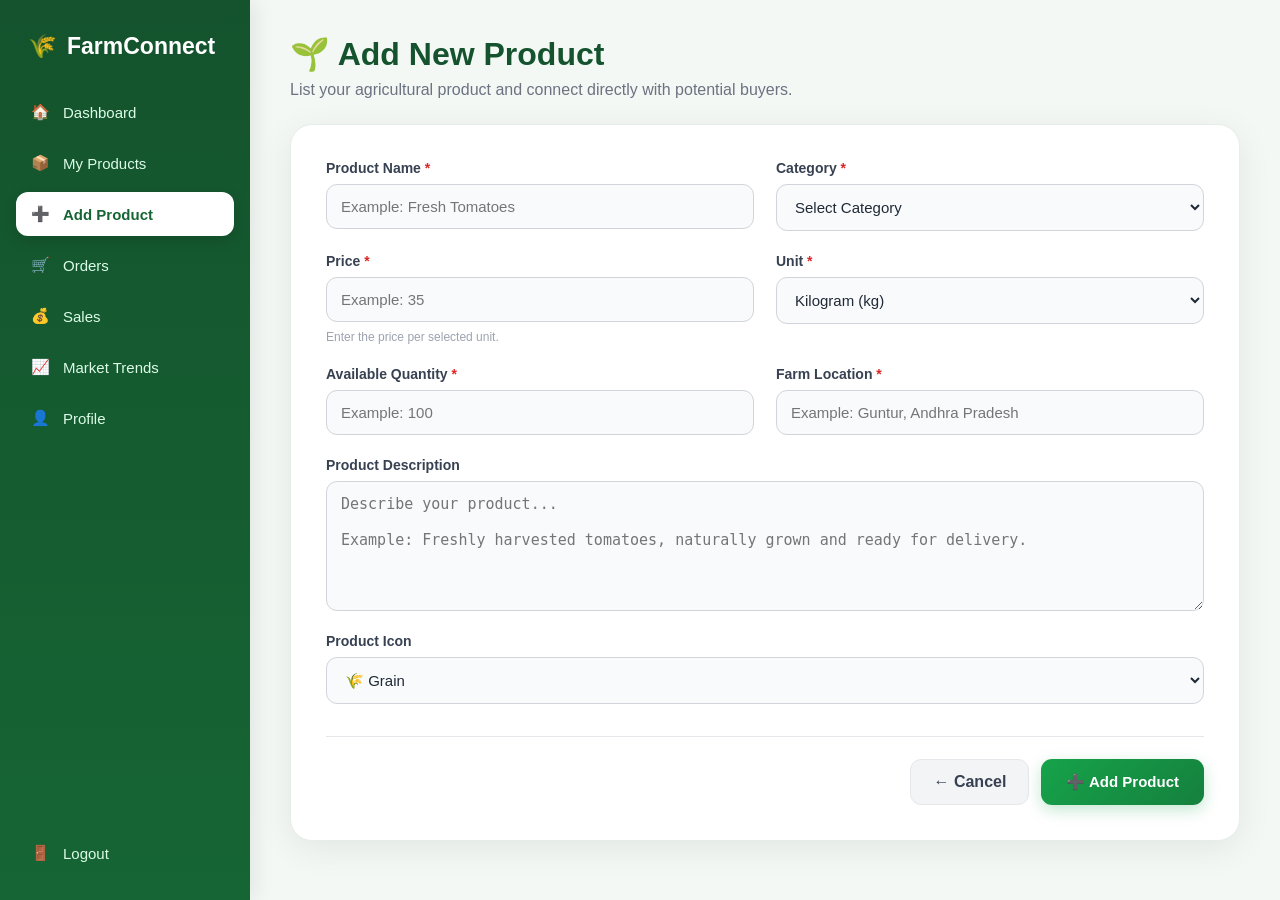
<file: pages/farmer/add-product.html>
<!DOCTYPE html>
<html lang="en">

<head>

    <meta charset="UTF-8">

    <meta name="viewport" content="width=device-width, initial-scale=1.0">

    <title>Add Product | FarmConnect</title>

    <link rel="stylesheet" href="../../dashboard.css">

</head>


<body>


    <!-- ================= SIDEBAR ================= -->

    <aside class="sidebar">

        <div class="logo">
            🌾 <span>FarmConnect</span>
        </div>


        <nav class="sidebar-menu">


            <a href="dashboard.html" class="menu-item">
                🏠
                <span>Dashboard</span>
            </a>


            <a href="products.html" class="menu-item">
                📦
                <span>My Products</span>
            </a>


            <a href="add-product.html" class="menu-item active">
                ➕
                <span>Add Product</span>
            </a>


            <a href="orders.html" class="menu-item">
                🛒
                <span>Orders</span>
            </a>


            <a href="sales-trends.html" class="menu-item">
                💰
                <span>Sales</span>
            </a>


            <a href="sales-trends.html" class="menu-item">
                📈
                <span>Market Trends</span>
            </a>


            <a href="farmer-profile.html" class="menu-item">
                👤
                <span>Profile</span>
            </a>


        </nav>


        <div class="logout">

            <a
                href="../../index.html"
                class="menu-item"
                onclick="return confirmLogout()"
            >
                🚪
                <span>Logout</span>
            </a>

        </div>

    </aside>



    <!-- ================= MAIN CONTENT ================= -->

    <main class="main-content">

        <div class="add-product-page">


            <!-- HEADER -->

            <div class="add-product-header">

                <h1>
                    🌱 Add New Product
                </h1>

                <p>
                    List your agricultural product and connect directly
                    with potential buyers.
                </p>

            </div>



            <!-- ================= FORM ================= -->

            <div class="product-form-card">

                <form
                    id="productForm"
                    class="product-form"
                >


                    <!-- PRODUCT NAME -->

                    <div class="form-group">

                        <label for="productName">
                            Product Name <span>*</span>
                        </label>

                        <input
                            type="text"
                            id="productName"
                            placeholder="Example: Fresh Tomatoes"
                            required
                        >

                    </div>



                    <!-- CATEGORY -->

                    <div class="form-group">

                        <label for="category">
                            Category <span>*</span>
                        </label>

                        <select
                            id="category"
                            required
                        >

                            <option value="">
                                Select Category
                            </option>

                            <option value="Vegetables">
                                🥕 Vegetables
                            </option>

                            <option value="Fruits">
                                🍎 Fruits
                            </option>

                            <option value="Grains">
                                🌾 Grains
                            </option>

                            <option value="Pulses">
                                🫘 Pulses
                            </option>

                            <option value="Spices">
                                🌶️ Spices
                            </option>

                            <option value="Other">
                                📦 Other
                            </option>

                        </select>

                    </div>



                    <!-- PRICE -->

                    <div class="form-group">

                        <label for="price">
                            Price <span>*</span>
                        </label>

                        <input
                            type="number"
                            id="price"
                            placeholder="Example: 35"
                            min="0"
                            required
                        >

                        <span class="form-help">
                            Enter the price per selected unit.
                        </span>

                    </div>



                    <!-- UNIT -->

                    <div class="form-group">

                        <label for="unit">
                            Unit <span>*</span>
                        </label>

                        <select
                            id="unit"
                            required
                        >

                            <option value="kg">
                                Kilogram (kg)
                            </option>

                            <option value="quintal">
                                Quintal
                            </option>

                            <option value="ton">
                                Ton
                            </option>

                            <option value="piece">
                                Piece
                            </option>

                            <option value="liter">
                                Liter
                            </option>

                        </select>

                    </div>



                    <!-- QUANTITY -->

                    <div class="form-group">

                        <label for="quantity">
                            Available Quantity <span>*</span>
                        </label>

                        <input
                            type="number"
                            id="quantity"
                            placeholder="Example: 100"
                            min="0"
                            required
                        >

                    </div>



                    <!-- LOCATION -->

                    <div class="form-group">

                        <label for="location">
                            Farm Location <span>*</span>
                        </label>

                        <input
                            type="text"
                            id="location"
                            placeholder="Example: Guntur, Andhra Pradesh"
                            required
                        >

                    </div>



                    <!-- DESCRIPTION -->

                    <div class="form-group full-width">

                        <label for="description">
                            Product Description
                        </label>

                        <textarea
                            id="description"
                            placeholder="Describe your product...

Example: Freshly harvested tomatoes, naturally grown and ready for delivery."
                        ></textarea>

                    </div>



                    <!-- PRODUCT ICON -->

                    <div class="form-group full-width">

                        <label for="emoji">
                            Product Icon
                        </label>

                        <select id="emoji">

                            <option value="🌾">
                                🌾 Grain
                            </option>

                            <option value="🍅">
                                🍅 Tomato
                            </option>

                            <option value="🥭">
                                🥭 Mango
                            </option>

                            <option value="🍌">
                                🍌 Banana
                            </option>

                            <option value="🥔">
                                🥔 Potato
                            </option>

                            <option value="🌶️">
                                🌶️ Chilli
                            </option>

                            <option value="🥕">
                                🥕 Carrot
                            </option>

                        </select>

                    </div>



                    <!-- ================= BUTTONS ================= -->

                    <div class="form-actions">

                        <a
                            href="dashboard.html"
                            class="btn-cancel"
                        >
                            ← Cancel
                        </a>


                        <button
                            type="submit"
                            class="btn-submit"
                        >
                            ➕ Add Product
                        </button>

                    </div>


                </form>

            </div>

        </div>

    </main>



    <!-- ================= JAVASCRIPT ================= -->

    <script src="../../dashboard.js"></script>

    <script src="../../product.js"></script>


</body>

</html>
</file>
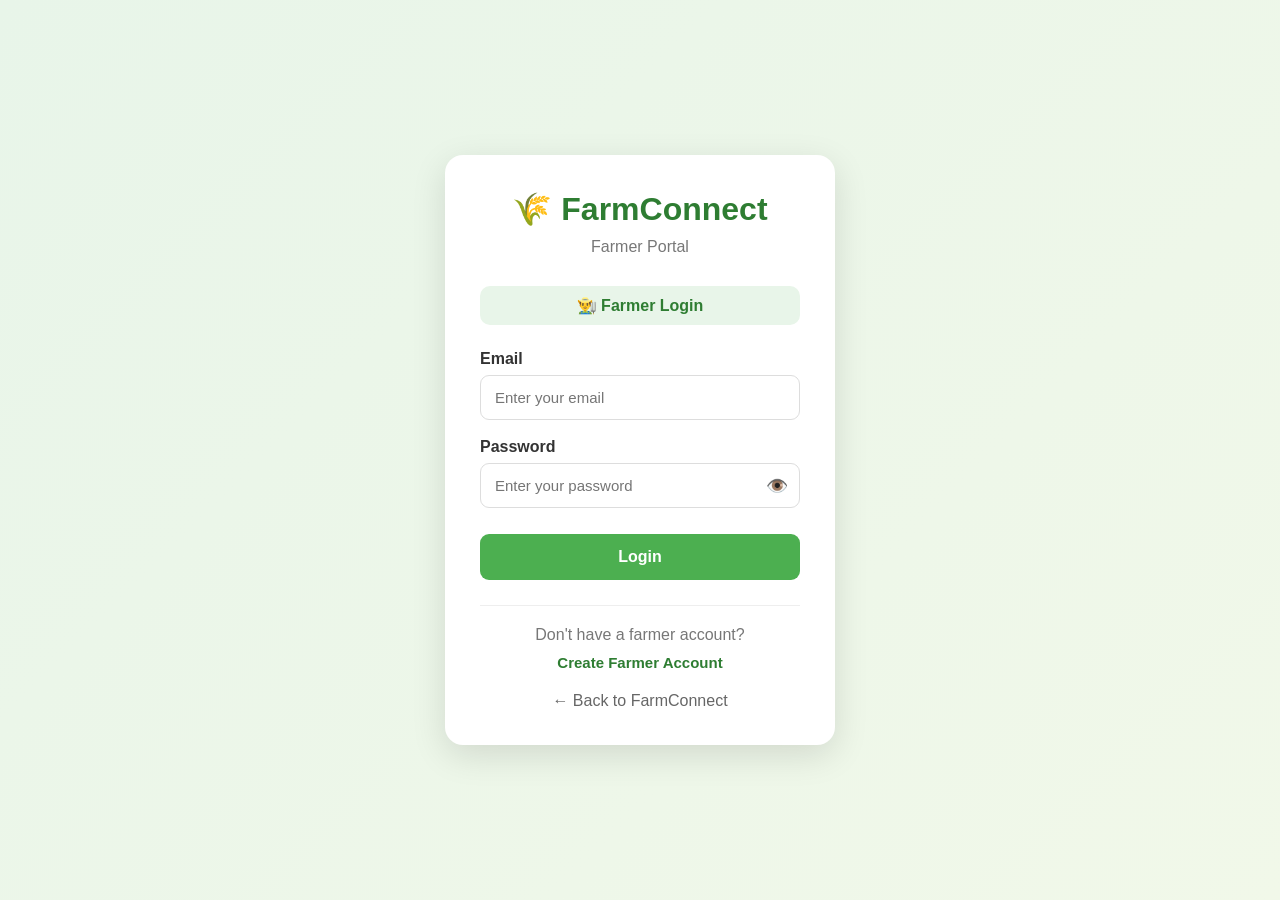
<file: pages/farmer/dashboard.html>
<!DOCTYPE html>
<html lang="en">

<head>

    <meta charset="UTF-8">

    <meta
        name="viewport"
        content="width=device-width, initial-scale=1.0"
    >

    <title>Farmer Dashboard | FarmConnect</title>

    <link
        rel="stylesheet"
        href="../../dashboard.css"
    >

</head>


<body>


    <!-- ==========================================
         FARMER LOGIN CHECK
         ========================================== -->

    <script>

        const farmerLoggedIn =
            localStorage.getItem(
                "farmConnectFarmerLoggedIn"
            );


        if (farmerLoggedIn !== "true") {

            window.location.href =
                "farmer-login.html";

        }

    </script>



    <!-- ==========================================
         SIDEBAR
         ========================================== -->

    <aside class="sidebar">


        <!-- LOGO -->

        <div class="logo">

            🌾

            <span>
                FarmConnect
            </span>

        </div>



        <!-- SIDEBAR MENU -->

        <nav class="sidebar-menu">


            <!-- DASHBOARD -->

            <a
                href="dashboard.html"
                class="menu-item active"
            >

                🏠

                <span>
                    Dashboard
                </span>

            </a>



            <!-- MY PRODUCTS -->

            <a
                href="products.html"
                class="menu-item"
            >

                📦

                <span>
                    My Products
                </span>

            </a>



            <!-- ADD PRODUCT -->

            <a
                href="add-product.html"
                class="menu-item"
            >

                ➕

                <span>
                    Add Product
                </span>

            </a>



            <!-- ORDERS -->

            <a
                href="orders.html"
                class="menu-item"
            >

                🛒

                <span>
                    Orders
                </span>

            </a>



            <!-- SALES -->

            <a
                href="sales-trends.html"
                class="menu-item"
            >

                💰

                <span>
                    Sales
                </span>

            </a>



            <!-- MARKET TRENDS -->

            <a
                href="sales-trends.html"
                class="menu-item"
            >

                📈

                <span>
                    Market Trends
                </span>

            </a>



            <!-- PROFILE -->

            <a
                href="farmer-profile.html"
                class="menu-item"
            >

                👤

                <span>
                    Profile
                </span>

            </a>


        </nav>



        <!-- ==========================================
             LOGOUT
             ========================================== -->

        <div class="logout">


            <a
                href="#"
                class="menu-item"
                onclick="logoutFarmer(event)"
            >

                🚪

                <span>
                    Logout
                </span>

            </a>


        </div>


    </aside>



    <!-- ==========================================
         MAIN CONTENT
         ========================================== -->

    <main class="main-content">



        <!-- ==========================================
             HEADER
             ========================================== -->

        <header class="dashboard-header">


            <div>


                <h1>
                    Farmer Dashboard
                </h1>


                <p id="welcomeMessage">

                    Welcome to FarmConnect 👋

                </p>


            </div>



            <!-- FARMER PROFILE HEADER -->

            <div class="farmer-profile">


                <div class="profile-icon">

                    👨‍🌾

                </div>



                <div>


                    <strong id="farmerName">

                        Farmer

                    </strong>


                    <small>

                        Farmer

                    </small>


                </div>


            </div>


        </header>



        <!-- ==========================================
             STATISTICS
             ========================================== -->

        <section class="stats-grid">



            <!-- PRODUCTS -->

            <div class="stat-card">


                <div class="stat-icon">

                    📦

                </div>



                <div>


                    <p>

                        My Products

                    </p>


                    <h2 id="productCount">

                        0

                    </h2>


                </div>


            </div>



            <!-- ORDERS -->

            <div class="stat-card">


                <div class="stat-icon">

                    🛒

                </div>



                <div>


                    <p>

                        Orders

                    </p>


                    <h2 id="orderCount">

                        0

                    </h2>


                </div>


            </div>



            <!-- SALES -->

            <div class="stat-card">


                <div class="stat-icon">

                    💰

                </div>



                <div>


                    <p>

                        Total Sales

                    </p>


                    <h2 id="totalSales">

                        ₹0

                    </h2>


                </div>


            </div>



            <!-- CUSTOMERS -->

            <div class="stat-card">


                <div class="stat-icon">

                    👥

                </div>



                <div>


                    <p>

                        Customers

                    </p>


                    <h2 id="customerCount">

                        0

                    </h2>


                </div>


            </div>


        </section>



        <!-- ==========================================
             PRODUCTS + PROFILE
             ========================================== -->

        <section class="dashboard-grid">



            <!-- RECENT PRODUCTS -->

            <div class="dashboard-card">


                <div class="card-header">


                    <h2>

                        My Products

                    </h2>



                    <a
                        href="products.html"
                    >

                        View All

                    </a>


                </div>



                <div
                    id="recentProducts"
                >


                    <p class="empty-message">

                        You haven't added any products yet.

                    </p>


                </div>


            </div>



            <!-- FARMER INFORMATION -->

            <div class="dashboard-card">


                <div class="card-header">


                    <h2>

                        My Farm

                    </h2>


                </div>



                <div class="farm-information">


                    <!-- FARMER -->

                    <p>


                        <strong>

                            Farmer:

                        </strong>


                        <span id="profileName">

                            Not added

                        </span>


                    </p>



                    <!-- FARM -->

                    <p>


                        <strong>

                            Farm:

                        </strong>


                        <span id="farmName">

                            Not added

                        </span>


                    </p>



                    <!-- LOCATION -->

                    <p>


                        <strong>

                            Location:

                        </strong>


                        <span id="farmLocation">

                            Not added

                        </span>


                    </p>



                    <!-- EDIT PROFILE -->

                    <button
                        class="profile-button"
                        onclick="editProfile()"
                    >

                        👤 Add / Edit Profile

                    </button>


                </div>


            </div>


        </section>



        <!-- ==========================================
             QUICK ACTIONS
             ========================================== -->

        <section class="quick-section">


            <h2>

                Quick Actions

            </h2>



            <div class="quick-actions">



                <!-- ADD PRODUCT -->

                <button
                    onclick="goToAddProduct()"
                >

                    ➕


                    <span>

                        Add Product

                    </span>


                </button>



                <!-- MY PRODUCTS -->

                <button
                    onclick="goToProducts()"
                >

                    📦


                    <span>

                        My Products

                    </span>


                </button>



                <!-- ORDERS -->

                <button
                    onclick="goToOrders()"
                >

                    🛒


                    <span>

                        Orders

                    </span>


                </button>



                <!-- MARKET TRENDS -->

                <button
                    onclick="goToSalesTrends()"
                >

                    📈


                    <span>

                        Market Trends

                    </span>


                </button>


            </div>


        </section>


    </main>



    <!-- ==========================================
         DASHBOARD JAVASCRIPT
         ========================================== -->

    <script
        src="../../dashboard.js"
    ></script>



    <!-- ==========================================
         FARMER LOGIN / LOGOUT
         ========================================== -->

    <script>


        // ==========================================
        // LOGOUT FARMER
        // ==========================================

        function logoutFarmer(event) {


            if (event) {

                event.preventDefault();

            }


            const confirmLogout =
                confirm(
                    "Are you sure you want to logout?"
                );


            if (!confirmLogout) {

                return;

            }


            // Remove login session

            localStorage.removeItem(
                "farmConnectFarmerLoggedIn"
            );


            // Go back to main page

            window.location.href =
                "../../index.html";


        }



        // ==========================================
        // EDIT PROFILE
        // ==========================================

        function editProfile() {


            window.location.href =
                "farmer-profile.html";


        }



        // ==========================================
        // ADD PRODUCT
        // ==========================================

        function goToAddProduct() {


            window.location.href =
                "add-product.html";


        }



        // ==========================================
        // MY PRODUCTS
        // ==========================================

        function goToProducts() {


            window.location.href =
                "products.html";


        }



        // ==========================================
        // ORDERS
        // ==========================================

        function goToOrders() {


            window.location.href =
                "orders.html";


        }



        // ==========================================
        // SALES / MARKET TRENDS
        // ==========================================

        function goToSalesTrends() {


            window.location.href =
                "sales-trends.html";


        }


    </script>


</body>

</html>
</file>
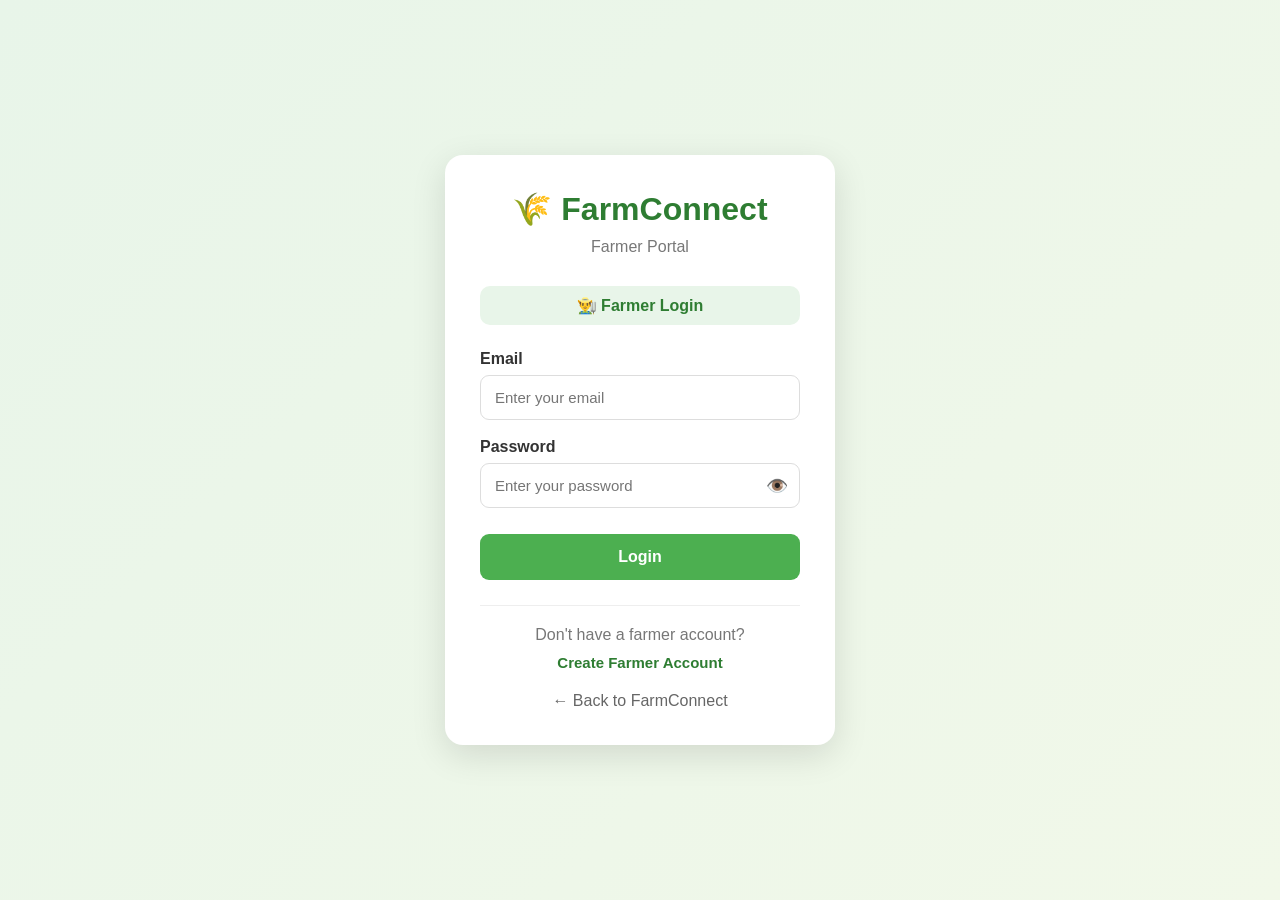
<file: pages/farmer/farmer-login.html>
<!DOCTYPE html>
<html lang="en">

<head>

    <meta charset="UTF-8">

    <meta
        name="viewport"
        content="width=device-width, initial-scale=1.0"
    >

    <title>Farmer Login | FarmConnect</title>

    <style>

        * {
            box-sizing: border-box;
            margin: 0;
            padding: 0;
        }


        body {

            font-family:
                Arial,
                Helvetica,
                sans-serif;

            min-height: 100vh;

            display: flex;

            align-items: center;

            justify-content: center;

            background:
                linear-gradient(
                    135deg,
                    #e8f5e9,
                    #f1f8e9
                );

        }


        .login-container {

            width: 100%;

            max-width: 430px;

            padding: 20px;

        }


        .login-card {

            background: white;

            border-radius: 18px;

            padding: 35px;

            box-shadow:
                0 10px 35px
                rgba(
                    0,
                    0,
                    0,
                    0.12
                );

        }


        .logo {

            text-align: center;

            font-size: 32px;

            font-weight: bold;

            color: #2e7d32;

            margin-bottom: 10px;

        }


        .subtitle {

            text-align: center;

            color: #777;

            margin-bottom: 30px;

        }


        .role {

            text-align: center;

            background: #e8f5e9;

            color: #2e7d32;

            padding: 10px;

            border-radius: 10px;

            margin-bottom: 25px;

            font-weight: bold;

        }


        .form-group {

            margin-bottom: 18px;

        }


        label {

            display: block;

            margin-bottom: 7px;

            font-weight: 600;

            color: #333;

        }


        input {

            width: 100%;

            padding: 13px 14px;

            border: 1px solid #ddd;

            border-radius: 9px;

            font-size: 15px;

            outline: none;

        }


        input:focus {

            border-color: #4caf50;

        }


        .login-button {

            width: 100%;

            padding: 14px;

            border: none;

            border-radius: 9px;

            background: #4caf50;

            color: white;

            font-size: 16px;

            font-weight: bold;

            cursor: pointer;

            margin-top: 8px;

        }


        .login-button:hover {

            background: #388e3c;

        }


        .create-section {

            margin-top: 25px;

            padding-top: 20px;

            border-top:
                1px solid #eee;

            text-align: center;

        }


        .create-section p {

            color: #777;

            margin-bottom: 10px;

        }


        .create-button {

            border: none;

            background: none;

            color: #2e7d32;

            font-weight: bold;

            cursor: pointer;

            font-size: 15px;

        }


        .message {

            display: none;

            padding: 10px;

            margin-bottom: 15px;

            border-radius: 8px;

            text-align: center;

            font-size: 14px;

        }


        .back-link {

            display: block;

            text-align: center;

            margin-top: 20px;

            color: #666;

            text-decoration: none;

        }


        .back-link:hover {

            color: #2e7d32;

        }


        .password-wrapper {

            position: relative;

        }


        .password-wrapper input {

            padding-right: 50px;

        }


        .show-password {

            position: absolute;

            right: 12px;

            top: 50%;

            transform: translateY(-50%);

            border: none;

            background: none;

            cursor: pointer;

            font-size: 18px;

        }


        @media (max-width: 500px) {

            .login-card {

                padding: 25px;

            }

        }

    </style>

</head>


<body>


    <div class="login-container">


        <div class="login-card">


            <div class="logo">

                🌾 FarmConnect

            </div>


            <p class="subtitle">

                Farmer Portal

            </p>


            <div class="role">

                👨‍🌾 Farmer Login

            </div>


            <div
                id="loginMessage"
                class="message"
            ></div>


            <form
                id="farmerLoginForm"
            >


                <div class="form-group">

                    <label for="farmerEmail">

                        Email

                    </label>


                    <input
                        type="email"
                        id="farmerEmail"
                        placeholder="Enter your email"
                        required
                    >

                </div>



                <div class="form-group">

                    <label for="farmerPassword">

                        Password

                    </label>


                    <div
                        class="password-wrapper"
                    >

                        <input
                            type="password"
                            id="farmerPassword"
                            placeholder="Enter your password"
                            required
                        >


                        <button
                            type="button"
                            class="show-password"
                            onclick="togglePassword()"
                        >

                            👁️

                        </button>

                    </div>

                </div>



                <button
                    type="submit"
                    class="login-button"
                >

                    Login

                </button>


            </form>



            <div class="create-section">

                <p>
                    Don't have a farmer account?
                </p>


                <button
                    class="create-button"
                    onclick="createFarmerAccount()"
                >

                    Create Farmer Account

                </button>

            </div>



            <a
                href="../../index.html"
                class="back-link"
            >

                ← Back to FarmConnect

            </a>


        </div>


    </div>



    <script src="../../farmer-login.js"></script>


</body>

</html>
</file>
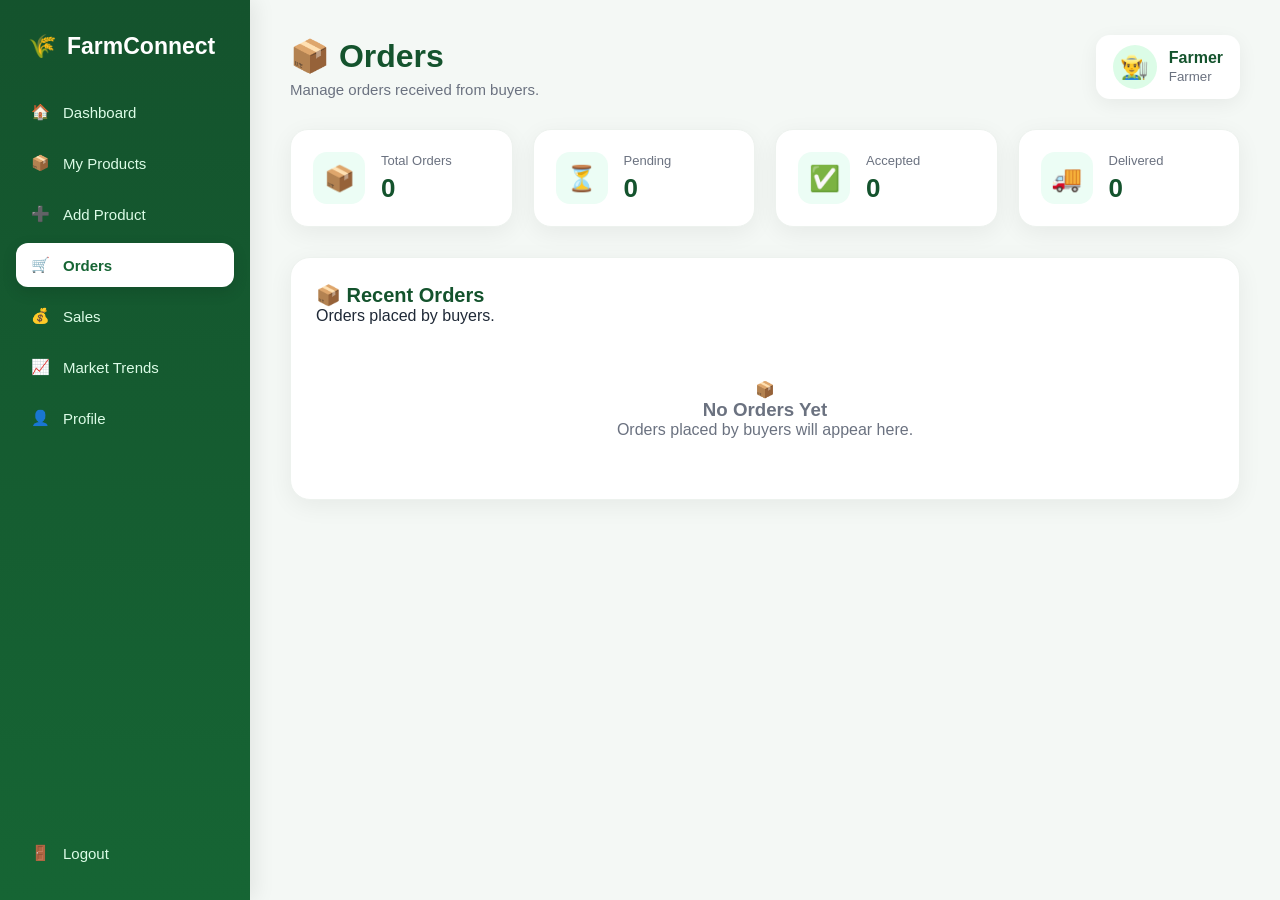
<file: pages/farmer/orders.html>
<!DOCTYPE html>
<html lang="en">

<head>

    <meta charset="UTF-8">

    <meta
        name="viewport"
        content="width=device-width, initial-scale=1.0"
    >

    <title>Orders | FarmConnect</title>

    <link
        rel="stylesheet"
        href="../../dashboard.css"
    >

</head>


<body>


    <!-- ==============================
         SIDEBAR
    =============================== -->

    <aside class="sidebar">


        <div class="logo">

            🌾

            <span>
                FarmConnect
            </span>

        </div>



        <nav class="sidebar-menu">


            <!-- DASHBOARD -->

            <a
                href="dashboard.html"
                class="menu-item"
            >

                🏠

                <span>
                    Dashboard
                </span>

            </a>



            <!-- PRODUCTS -->

            <a
                href="products.html"
                class="menu-item"
            >

                📦

                <span>
                    My Products
                </span>

            </a>



            <!-- ADD PRODUCT -->

            <a
                href="add-product.html"
                class="menu-item"
            >

                ➕

                <span>
                    Add Product
                </span>

            </a>



            <!-- ORDERS -->

            <a
                href="orders.html"
                class="menu-item active"
            >

                🛒

                <span>
                    Orders
                </span>

            </a>



            <!-- SALES -->

            <a
                href="sales-trends.html"
                class="menu-item"
            >

                💰

                <span>
                    Sales
                </span>

            </a>



            <!-- MARKET TRENDS -->

            <a
                href="sales-trends.html"
                class="menu-item"
            >

                📈

                <span>
                    Market Trends
                </span>

            </a>



            <!-- PROFILE -->

            <a
                href="farmer-profile.html"
                class="menu-item"
            >

                👤

                <span>
                    Profile
                </span>

            </a>


        </nav>



        <!-- LOGOUT -->

        <div class="logout">

            <a
                href="#"
                class="menu-item"
                onclick="logoutUser(event)"
            >

                🚪

                <span>
                    Logout
                </span>

            </a>

        </div>


    </aside>



    <!-- ==============================
         MAIN CONTENT
    =============================== -->

    <main class="main-content">


        <!-- ==============================
             HEADER
        =============================== -->

        <header class="dashboard-header">


            <div>

                <h1>
                    📦 Orders
                </h1>

                <p>
                    Manage orders received from buyers.
                </p>

            </div>



            <div class="farmer-profile">

                <div class="profile-icon">
                    👨‍🌾
                </div>


                <div>

                    <strong id="farmerName">
                        Farmer
                    </strong>

                    <small>
                        Farmer
                    </small>

                </div>

            </div>


        </header>



        <!-- ==============================
             ORDER STATISTICS
        =============================== -->

        <section class="stats-grid">


            <!-- TOTAL ORDERS -->

            <div class="stat-card">

                <div class="stat-icon">
                    📦
                </div>


                <div>

                    <p>
                        Total Orders
                    </p>


                    <h2 id="totalOrders">
                        0
                    </h2>

                </div>

            </div>



            <!-- PENDING -->

            <div class="stat-card">

                <div class="stat-icon">
                    ⏳
                </div>


                <div>

                    <p>
                        Pending
                    </p>


                    <h2 id="pendingOrders">
                        0
                    </h2>

                </div>

            </div>



            <!-- ACCEPTED -->

            <div class="stat-card">

                <div class="stat-icon">
                    ✅
                </div>


                <div>

                    <p>
                        Accepted
                    </p>


                    <h2 id="acceptedOrders">
                        0
                    </h2>

                </div>

            </div>



            <!-- DELIVERED -->

            <div class="stat-card">

                <div class="stat-icon">
                    🚚
                </div>


                <div>

                    <p>
                        Delivered
                    </p>


                    <h2 id="deliveredOrders">
                        0
                    </h2>

                </div>

            </div>


        </section>



        <!-- ==============================
             ORDERS SECTION
        =============================== -->

        <section class="dashboard-card">


            <div class="card-header">

                <div>

                    <h2>
                        📦 Recent Orders
                    </h2>


                    <p>
                        Orders placed by buyers.
                    </p>

                </div>

            </div>



            <div id="ordersContainer">

                <div class="empty-message">

                    <p>
                        Loading orders...
                    </p>

                </div>

            </div>


        </section>


    </main>



    <!-- ==============================
         JAVASCRIPT
    =============================== -->

    <script src="../../dashboard.js"></script>


    <script>


        // ==========================================
        // GET ORDERS
        // ==========================================

        function getOrders() {

            const savedOrders =
                localStorage.getItem(
                    "farmOrders"
                );


            if (!savedOrders) {

                return [];

            }


            try {

                return JSON.parse(
                    savedOrders
                );

            }

            catch (error) {

                return [];

            }

        }



        // ==========================================
        // GET FARMER PROFILE
        // ==========================================

        function getFarmerProfile() {

            const savedProfile =
                localStorage.getItem(
                    "farmerProfile"
                );


            if (!savedProfile) {

                return null;

            }


            try {

                return JSON.parse(
                    savedProfile
                );

            }

            catch (error) {

                return null;

            }

        }



        // ==========================================
        // LOAD ORDERS
        // ==========================================

        function loadOrders() {

            const orders =
                getOrders();


            const profile =
                getFarmerProfile();



            // ======================================
            // FARMER NAME
            // ======================================

            const farmerName =
                document.getElementById(
                    "farmerName"
                );


            if (
                farmerName &&
                profile
            ) {

                farmerName.textContent =
                    profile.name ||
                    "Farmer";

            }



            // ======================================
            // STATISTICS
            // ======================================

            let pending = 0;

            let accepted = 0;

            let delivered = 0;



            orders.forEach(
                function(order) {


                    if (
                        order.status ===
                        "Pending"
                    ) {

                        pending++;

                    }


                    else if (
                        order.status ===
                        "Accepted"
                    ) {

                        accepted++;

                    }


                    else if (
                        order.status ===
                        "Delivered"
                    ) {

                        delivered++;

                    }

                }
            );



            document.getElementById(
                "totalOrders"
            ).textContent =
                orders.length;



            document.getElementById(
                "pendingOrders"
            ).textContent =
                pending;



            document.getElementById(
                "acceptedOrders"
            ).textContent =
                accepted;



            document.getElementById(
                "deliveredOrders"
            ).textContent =
                delivered;



            // ======================================
            // DISPLAY ORDERS
            // ======================================

            displayOrders(
                orders
            );

        }



        // ==========================================
        // DISPLAY ORDERS
        // ==========================================

        function displayOrders(
            orders
        ) {


            const container =
                document.getElementById(
                    "ordersContainer"
                );


            if (!container) {

                return;

            }



            // ======================================
            // NO ORDERS
            // ======================================

            if (
                orders.length === 0
            ) {

                container.innerHTML = `

                    <div class="empty-message">

                        <div>
                            📦
                        </div>

                        <h3>
                            No Orders Yet
                        </h3>

                        <p>
                            Orders placed by buyers
                            will appear here.
                        </p>

                    </div>

                `;

                return;

            }



            // ======================================
            // CLEAR
            // ======================================

            container.innerHTML = "";



            // ======================================
            // DISPLAY LATEST FIRST
            // ======================================

            const displayOrders =
                orders
                    .slice()
                    .reverse();



            displayOrders.forEach(
                function(order) {


                    const card =
                        document.createElement(
                            "div"
                        );


                    card.className =
                        "dashboard-card";



                    // ==================================
                    // STATUS
                    // ==================================

                    const status =
                        order.status ||
                        "Pending";


                    const statusText =
                        status;



                    // ==================================
                    // BUYER
                    // ==================================

                    const customer =
                        order.customer ||
                        {};


                    const customerName =
                        customer.name ||
                        order.customerName ||
                        "Buyer";


                    const customerPhone =
                        customer.phone ||
                        order.phone ||
                        "Not available";


                    const customerAddress =
                        customer.address ||
                        order.address ||
                        "Not available";



                    // ==================================
                    // DATE
                    // ==================================

                    let orderDate =
                        order.date ||
                        order.createdAt ||
                        order.orderDate ||
                        "";


                    if (
                        orderDate
                    ) {

                        const parsedDate =
                            new Date(
                                orderDate
                            );


                        if (
                            !isNaN(
                                parsedDate.getTime()
                            )
                        ) {

                            orderDate =
                                parsedDate.toLocaleString();

                        }

                    }



                    // ==================================
                    // PRODUCTS
                    // ==================================

                    let productsHTML =
                        "";



                    if (
                        Array.isArray(
                            order.products
                        )
                    ) {


                        order.products.forEach(
                            function(product) {


                                const quantity =
                                    product.quantity ||
                                    1;


                                const price =
                                    Number(
                                        product.price
                                    ) || 0;



                                productsHTML += `

                                    <div
                                        style="
                                            display:flex;
                                            align-items:center;
                                            gap:15px;
                                            padding:10px 0;
                                            border-bottom:1px solid #eeeeee;
                                        "
                                    >

                                        <div
                                            style="
                                                width:55px;
                                                height:55px;
                                                border-radius:12px;
                                                background:#eef8ee;
                                                display:flex;
                                                align-items:center;
                                                justify-content:center;
                                                font-size:28px;
                                            "
                                        >

                                            ${
                                                product.emoji ||
                                                "🌾"
                                            }

                                        </div>


                                        <div>

                                            <strong>

                                                ${
                                                    product.name ||
                                                    "Product"
                                                }

                                            </strong>


                                            <p
                                                style="
                                                    margin:5px 0 0;
                                                    color:#777;
                                                "
                                            >

                                                ${
                                                    quantity
                                                }

                                                ${
                                                    product.unit ||
                                                    "kg"
                                                }

                                                ×

                                                ₹${
                                                    price
                                                }

                                            </p>

                                        </div>

                                    </div>

                                `;

                            }
                        );

                    }



                    // ==================================
                    // SINGLE PRODUCT SUPPORT
                    // ==================================

                    else if (
                        order.product
                    ) {


                        const product =
                            order.product;


                        const quantity =
                            product.quantity ||
                            order.quantity ||
                            1;



                        productsHTML = `

                            <div
                                style="
                                    display:flex;
                                    align-items:center;
                                    gap:15px;
                                    padding:10px 0;
                                "
                            >

                                <div
                                    style="
                                        width:55px;
                                        height:55px;
                                        border-radius:12px;
                                        background:#eef8ee;
                                        display:flex;
                                        align-items:center;
                                        justify-content:center;
                                        font-size:28px;
                                    "
                                >

                                    ${
                                        product.emoji ||
                                        "🌾"
                                    }

                                </div>


                                <div>

                                    <strong>

                                        ${
                                            product.name ||
                                            "Product"
                                        }

                                    </strong>


                                    <p
                                        style="
                                            margin:5px 0 0;
                                            color:#777;
                                        "
                                    >

                                        ${
                                            quantity
                                        }

                                        ${
                                            product.unit ||
                                            "kg"
                                        }

                                        ×

                                        ₹${
                                            product.price ||
                                            0
                                        }

                                    </p>

                                </div>

                            </div>

                        `;

                    }



                    // ==================================
                    // TOTAL
                    // ==================================

                    const total =
                        Number(
                            order.total
                        ) || 0;



                    // ==================================
                    // CARD
                    // ==================================

                    card.innerHTML = `

                        <div
                            style="
                                padding:10px;
                            "
                        >


                            <div
                                style="
                                    display:flex;
                                    justify-content:space-between;
                                    align-items:center;
                                    gap:20px;
                                    flex-wrap:wrap;
                                "
                            >


                                <div>

                                    <h2>

                                        Order ${
                                            order.id ||
                                            order.orderId ||
                                            ""
                                        }

                                    </h2>


                                    <p
                                        style="
                                            color:#777;
                                        "
                                    >

                                        ${
                                            orderDate ||
                                            "Date not available"
                                        }

                                    </p>

                                </div>



                                <div>

                                    <strong
                                        style="
                                            padding:8px 14px;
                                            border-radius:20px;
                                            background:#eef8ee;
                                        "
                                    >

                                        ${
                                            statusText
                                        }

                                    </strong>

                                </div>


                            </div>


                            <hr>



                            <!-- BUYER -->

                            <div>

                                <h3>
                                    👤 Buyer Information
                                </h3>


                                <p>

                                    <strong>
                                        Name:
                                    </strong>

                                    ${
                                        customerName
                                    }

                                </p>


                                <p>

                                    <strong>
                                        Phone:
                                    </strong>

                                    ${
                                        customerPhone
                                    }

                                </p>


                                <p>

                                    <strong>
                                        Address:
                                    </strong>

                                    ${
                                        customerAddress
                                    }

                                </p>

                            </div>



                            <!-- PRODUCTS -->

                            <div
                                style="
                                    margin-top:25px;
                                "
                            >

                                <h3>
                                    🛒 Products
                                </h3>


                                ${
                                    productsHTML
                                }

                            </div>



                            <!-- TOTAL -->

                            <div
                                style="
                                    margin-top:20px;
                                    padding-top:15px;
                                    border-top:1px solid #eeeeee;
                                "
                            >

                                <strong>
                                    Order Total:
                                </strong>


                                <strong
                                    style="
                                        float:right;
                                    "
                                >

                                    ₹${
                                        total.toLocaleString(
                                            "en-IN"
                                        )
                                    }

                                </strong>

                            </div>



                            <!-- ACTIONS -->

                            ${
                                status ===
                                "Pending"
                                    ?

                                `

                                    <div
                                        style="
                                            display:flex;
                                            gap:10px;
                                            margin-top:20px;
                                            flex-wrap:wrap;
                                        "
                                    >

                                        <button
                                            onclick="
                                                updateOrderStatus(
                                                    '${
                                                        order.id ||
                                                        order.orderId ||
                                                        ''
                                                    }',
                                                    'Accepted'
                                                )
                                            "
                                            style="
                                                padding:10px 18px;
                                                border:none;
                                                border-radius:8px;
                                                cursor:pointer;
                                            "
                                        >

                                            ✅ Accept Order

                                        </button>


                                        <button
                                            onclick="
                                                updateOrderStatus(
                                                    '${
                                                        order.id ||
                                                        order.orderId ||
                                                        ''
                                                    }',
                                                    'Rejected'
                                                )
                                            "
                                            style="
                                                padding:10px 18px;
                                                border:none;
                                                border-radius:8px;
                                                cursor:pointer;
                                            "
                                        >

                                            ❌ Reject Order

                                        </button>

                                    </div>

                                `

                                    :

                                ""
                            }



                            ${
                                status ===
                                "Accepted"
                                    ?

                                `

                                    <div
                                        style="
                                            margin-top:20px;
                                        "
                                    >

                                        <button
                                            onclick="
                                                updateOrderStatus(
                                                    '${
                                                        order.id ||
                                                        order.orderId ||
                                                        ''
                                                    }',
                                                    'Delivered'
                                                )
                                            "
                                            style="
                                                padding:10px 18px;
                                                border:none;
                                                border-radius:8px;
                                                cursor:pointer;
                                            "
                                        >

                                            🚚 Mark as Delivered

                                        </button>

                                    </div>

                                `

                                    :

                                ""
                            }


                        </div>

                    `;


                    container.appendChild(
                        card
                    );

                }
            );

        }



        // ==========================================
        // UPDATE ORDER STATUS
        // ==========================================

        function updateOrderStatus(
            orderId,
            newStatus
        ) {


            const orders =
                getOrders();


            const index =
                orders.findIndex(
                    function(order) {

                        return String(
                            order.id ||
                            order.orderId
                        ) ===
                        String(
                            orderId
                        );

                    }
                );


            if (
                index === -1
            ) {

                return;

            }


            orders[index].status =
                newStatus;


            localStorage.setItem(
                "farmOrders",
                JSON.stringify(
                    orders
                )
            );


            loadOrders();

        }



        // ==========================================
        // LOGOUT
        // ==========================================

        function logoutUser(event) {

            if (event) {

                event.preventDefault();

            }


            const confirmLogout =
                confirm(
                    "Are you sure you want to logout?"
                );


            if (!confirmLogout) {

                return;

            }


            alert(
                "You have been logged out."
            );


            window.location.href =
                "../../index.html";

        }



        // ==========================================
        // PAGE LOAD
        // ==========================================

        document.addEventListener(
            "DOMContentLoaded",
            function() {

                loadOrders();

            }
        );


    </script>


</body>

</html>
</file>
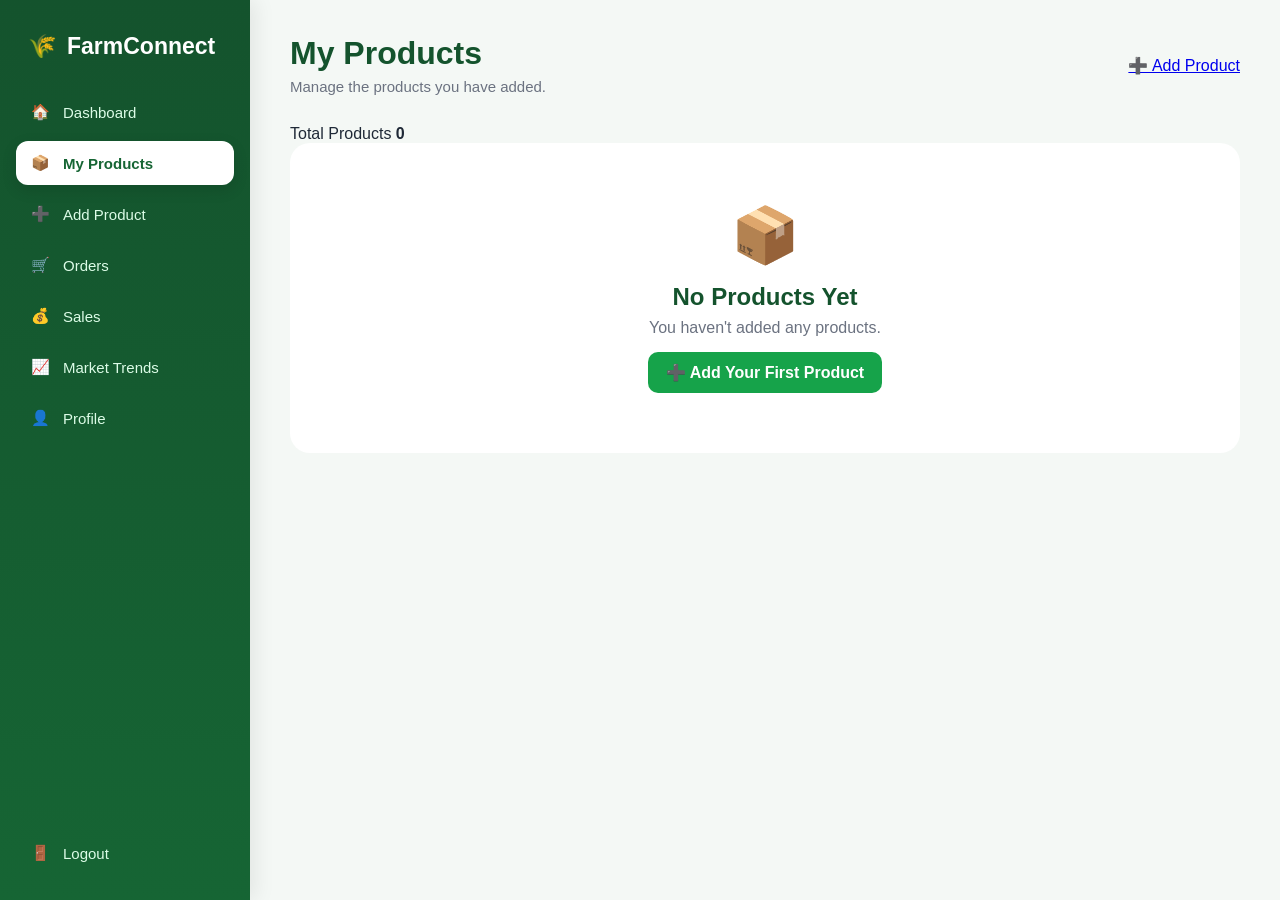
<file: pages/farmer/products.html>
<!DOCTYPE html>
<html lang="en">

<head>

    <meta charset="UTF-8">

    <meta
        name="viewport"
        content="width=device-width, initial-scale=1.0"
    >

    <title>My Products | FarmConnect</title>

    <link
        rel="stylesheet"
        href="../../dashboard.css"
    >

</head>


<body>


    <!-- SIDEBAR -->

    <aside class="sidebar">


        <div class="logo">

            🌾

            <span>
                FarmConnect
            </span>

        </div>



        <nav class="sidebar-menu">


            <!-- DASHBOARD -->

            <a
                href="dashboard.html"
                class="menu-item"
            >

                🏠

                <span>
                    Dashboard
                </span>

            </a>



            <!-- MY PRODUCTS -->

            <a
                href="products.html"
                class="menu-item active"
            >

                📦

                <span>
                    My Products
                </span>

            </a>



            <!-- ADD PRODUCT -->

            <a
                href="add-product.html"
                class="menu-item"
            >

                ➕

                <span>
                    Add Product
                </span>

            </a>



            <!-- ORDERS -->

            <a
                href="orders.html"
                class="menu-item"
            >

                🛒

                <span>
                    Orders
                </span>

            </a>



            <!-- SALES -->

            <a
                href="sales-trends.html"
                class="menu-item"
            >

                💰

                <span>
                    Sales
                </span>

            </a>



            <!-- MARKET TRENDS -->

            <a
                href="sales-trends.html"
                class="menu-item"
            >

                📈

                <span>
                    Market Trends
                </span>

            </a>



            <!-- PROFILE -->

            <a
                href="farmer-profile.html"
                class="menu-item"
            >

                👤

                <span>
                    Profile
                </span>

            </a>


        </nav>



        <!-- LOGOUT -->

        <div class="logout">

            <a
                href="../../index.html"
                class="menu-item"
                onclick="return confirmProductsLogout()"
            >

                🚪

                <span>
                    Logout
                </span>

            </a>

        </div>


    </aside>



    <!-- MAIN CONTENT -->

    <main class="main-content">


        <!-- HEADER -->

        <header class="dashboard-header">


            <div>

                <h1>
                    My Products
                </h1>


                <p>
                    Manage the products you have added.
                </p>

            </div>



            <a
                href="add-product.html"
                class="add-product-top"
            >

                ➕ Add Product

            </a>


        </header>



        <!-- PRODUCT COUNT -->

        <div class="product-summary">


            <div>

                <span>
                    Total Products
                </span>


                <strong id="totalProducts">
                    0
                </strong>

            </div>


        </div>



        <!-- PRODUCTS -->

        <section>


            <div
                id="productsContainer"
                class="products-container"
            >

            </div>


        </section>


    </main>



    <!-- JAVASCRIPT -->

    <script src="../../products.js"></script>



    <!-- NAVIGATION -->

    <script>


        // ==========================================
        // LOGOUT
        // ==========================================

        function confirmProductsLogout() {

            return confirm(
                "Are you sure you want to logout?"
            );

        }


    </script>


</body>

</html>
</file>
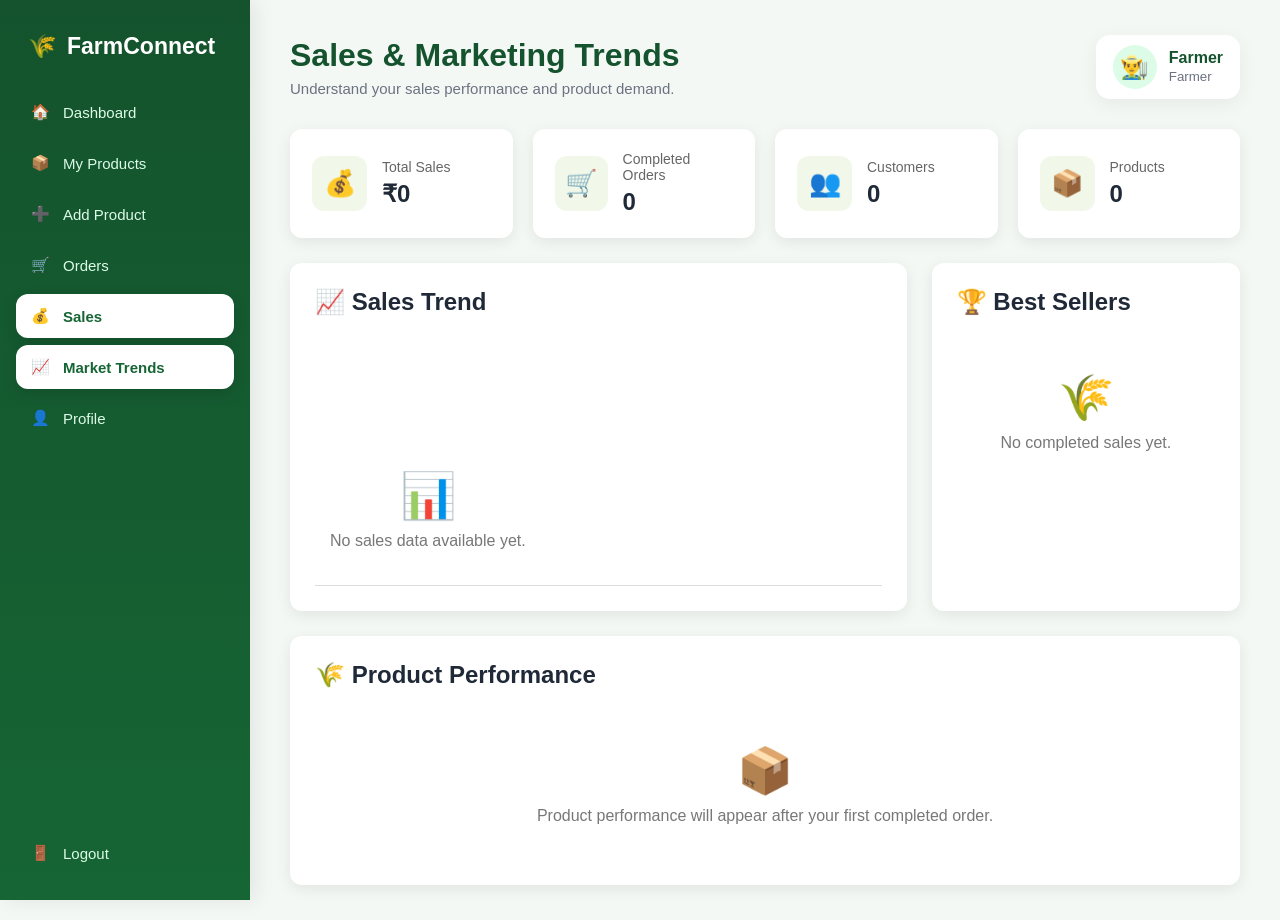
<file: pages/farmer/sales-trends.html>
<!DOCTYPE html>
<html lang="en">

<head>

    <meta charset="UTF-8">

    <meta
        name="viewport"
        content="width=device-width, initial-scale=1.0"
    >

    <title>Sales & Marketing Trends | FarmConnect</title>

    <link
        rel="stylesheet"
        href="../../dashboard.css"
    >


    <style>

        /* ==========================================
           SALES & MARKETING TRENDS
           ========================================== */

        .trends-header {
            margin-bottom: 25px;
        }

        .trends-header h1 {
            margin-bottom: 8px;
        }

        .trends-header p {
            color: #666;
        }


        /* ==========================================
           TREND STATISTICS
           ========================================== */

        .trend-stats {
            display: grid;
            grid-template-columns:
                repeat(4, 1fr);
            gap: 20px;
            margin-bottom: 25px;
        }


        .trend-stat-card {
            background: white;
            border-radius: 12px;
            padding: 22px;

            box-shadow:
                0 4px 15px rgba(
                    0,
                    0,
                    0,
                    0.08
                );

            display: flex;
            align-items: center;
            gap: 15px;
        }


        .trend-stat-icon {
            width: 55px;
            height: 55px;

            border-radius: 12px;

            display: flex;
            align-items: center;
            justify-content: center;

            font-size: 26px;

            background: #f1f8e9;
        }


        .trend-stat-card p {
            margin: 0 0 5px;
            color: #666;
            font-size: 14px;
        }


        .trend-stat-card h2 {
            margin: 0;
            font-size: 24px;
        }


        /* ==========================================
           MAIN TRENDS GRID
           ========================================== */

        .trends-grid {
            display: grid;

            grid-template-columns:
                2fr 1fr;

            gap: 25px;

            margin-bottom: 25px;
        }


        .trend-card {
            background: white;

            border-radius: 12px;

            padding: 25px;

            box-shadow:
                0 4px 15px rgba(
                    0,
                    0,
                    0,
                    0.08
                );
        }


        .trend-card-header {
            display: flex;

            justify-content:
                space-between;

            align-items: center;

            margin-bottom: 20px;
        }


        .trend-card-header h2 {
            margin: 0;
        }


        /* ==========================================
           BAR CHART
           ========================================== */

        .chart-container {
            display: flex;

            align-items: flex-end;

            gap: 15px;

            height: 250px;

            padding-top: 20px;

            border-bottom:
                1px solid #ddd;
        }


        .chart-column {
            flex: 1;

            display: flex;

            flex-direction: column;

            justify-content:
                flex-end;

            align-items: center;

            height: 100%;
        }


        .chart-value {
            font-size: 12px;

            margin-bottom: 6px;

            font-weight: bold;
        }


        .chart-bar {
            width: 55%;

            min-height: 5px;

            border-radius:
                7px 7px 0 0;

            background:
                linear-gradient(
                    to top,
                    #4caf50,
                    #81c784
                );

            transition:
                height 0.4s ease;
        }


        .chart-label {
            margin-top: 8px;

            font-size: 12px;

            color: #666;
        }


        /* ==========================================
           BEST SELLING PRODUCTS
           ========================================== */

        .best-product {
            display: flex;

            align-items: center;

            gap: 12px;

            padding: 12px 0;

            border-bottom:
                1px solid #eee;
        }


        .best-product:last-child {
            border-bottom: none;
        }


        .best-product-icon {
            width: 45px;
            height: 45px;

            border-radius: 10px;

            background: #f1f8e9;

            display: flex;

            align-items: center;

            justify-content: center;

            font-size: 22px;
        }


        .best-product-info {
            flex: 1;
        }


        .best-product-info h3 {
            margin: 0 0 3px;

            font-size: 15px;
        }


        .best-product-info p {
            margin: 0;

            font-size: 13px;

            color: #777;
        }


        .best-product-sales {
            font-weight: bold;
        }


        /* ==========================================
           PRODUCT PERFORMANCE
           ========================================== */

        .performance-list {
            display: flex;

            flex-direction: column;

            gap: 15px;
        }


        .performance-item {
            display: flex;

            align-items: center;

            gap: 12px;
        }


        .performance-name {
            width: 120px;

            font-weight: 600;

            font-size: 14px;
        }


        .performance-bar-container {
            flex: 1;

            height: 10px;

            background: #eee;

            border-radius: 10px;

            overflow: hidden;
        }


        .performance-bar {
            height: 100%;

            background:
                linear-gradient(
                    to right,
                    #4caf50,
                    #81c784
                );

            border-radius: 10px;
        }


        .performance-value {
            width: 80px;

            text-align: right;

            font-size: 13px;

            font-weight: bold;
        }


        /* ==========================================
           EMPTY STATE
           ========================================== */

        .trend-empty {
            text-align: center;

            padding: 35px 15px;

            color: #777;
        }


        .trend-empty-icon {
            font-size: 45px;

            margin-bottom: 10px;
        }


        /* ==========================================
           RESPONSIVE
           ========================================== */

        @media (max-width: 1000px) {

            .trend-stats {
                grid-template-columns:
                    repeat(2, 1fr);
            }


            .trends-grid {
                grid-template-columns:
                    1fr;
            }

        }


        @media (max-width: 600px) {

            .trend-stats {
                grid-template-columns:
                    1fr;
            }


            .chart-container {
                gap: 8px;
            }


            .chart-bar {
                width: 70%;
            }

        }

    </style>

</head>


<body>


    <!-- ==========================================
         SIDEBAR
         ========================================== -->

    <aside class="sidebar">


        <div class="logo">

            🌾

            <span>
                FarmConnect
            </span>

        </div>



        <nav class="sidebar-menu">


            <!-- DASHBOARD -->

            <a
                href="dashboard.html"
                class="menu-item"
            >

                🏠

                <span>
                    Dashboard
                </span>

            </a>



            <!-- MY PRODUCTS -->

            <a
                href="products.html"
                class="menu-item"
            >

                📦

                <span>
                    My Products
                </span>

            </a>



            <!-- ADD PRODUCT -->

            <a
                href="add-product.html"
                class="menu-item"
            >

                ➕

                <span>
                    Add Product
                </span>

            </a>



            <!-- ORDERS -->

            <a
                href="orders.html"
                class="menu-item"
            >

                🛒

                <span>
                    Orders
                </span>

            </a>



            <!-- SALES -->

            <a
                href="sales-trends.html"
                class="menu-item active"
            >

                💰

                <span>
                    Sales
                </span>

            </a>



            <!-- MARKET TRENDS -->

            <a
                href="sales-trends.html"
                class="menu-item active"
            >

                📈

                <span>
                    Market Trends
                </span>

            </a>



            <!-- PROFILE -->

            <a
                href="farmer-profile.html"
                class="menu-item"
            >

                👤

                <span>
                    Profile
                </span>

            </a>


        </nav>



        <!-- LOGOUT -->

        <div class="logout">

            <a
                href="#"
                class="menu-item"
                onclick="logoutUser(event)"
            >

                🚪

                <span>
                    Logout
                </span>

            </a>

        </div>


    </aside>



    <!-- ==========================================
         MAIN CONTENT
         ========================================== -->

    <main class="main-content">


        <!-- HEADER -->

        <header class="dashboard-header">


            <div>

                <h1>
                    Sales & Marketing Trends
                </h1>


                <p>
                    Understand your sales performance
                    and product demand.
                </p>

            </div>



            <div class="farmer-profile">


                <div class="profile-icon">

                    👨‍🌾

                </div>


                <div>

                    <strong id="farmerName">

                        Farmer

                    </strong>


                    <small>

                        Farmer

                    </small>

                </div>


            </div>


        </header>



        <!-- ==========================================
             STATISTICS
             ========================================== -->

        <section class="trend-stats">


            <!-- TOTAL SALES -->

            <div class="trend-stat-card">


                <div class="trend-stat-icon">

                    💰

                </div>


                <div>

                    <p>
                        Total Sales
                    </p>


                    <h2 id="trendTotalSales">

                        ₹0

                    </h2>

                </div>


            </div>



            <!-- COMPLETED ORDERS -->

            <div class="trend-stat-card">


                <div class="trend-stat-icon">

                    🛒

                </div>


                <div>

                    <p>
                        Completed Orders
                    </p>


                    <h2 id="trendOrderCount">

                        0

                    </h2>

                </div>


            </div>



            <!-- CUSTOMERS -->

            <div class="trend-stat-card">


                <div class="trend-stat-icon">

                    👥

                </div>


                <div>

                    <p>
                        Customers
                    </p>


                    <h2 id="trendCustomerCount">

                        0

                    </h2>

                </div>


            </div>



            <!-- PRODUCTS -->

            <div class="trend-stat-card">


                <div class="trend-stat-icon">

                    📦

                </div>


                <div>

                    <p>
                        Products
                    </p>


                    <h2 id="trendProductCount">

                        0

                    </h2>

                </div>


            </div>


        </section>



        <!-- ==========================================
             SALES TREND + BEST PRODUCTS
             ========================================== -->

        <section class="trends-grid">


            <!-- SALES CHART -->

            <div class="trend-card">


                <div class="trend-card-header">

                    <h2>

                        📈 Sales Trend

                    </h2>

                </div>


                <div
                    id="salesChart"
                    class="chart-container"
                >

                </div>


            </div>



            <!-- BEST SELLING -->

            <div class="trend-card">


                <div class="trend-card-header">

                    <h2>

                        🏆 Best Sellers

                    </h2>

                </div>


                <div
                    id="bestProducts"
                >

                </div>


            </div>


        </section>



        <!-- ==========================================
             PRODUCT PERFORMANCE
             ========================================== -->

        <section class="trend-card">


            <div class="trend-card-header">

                <h2>

                    🌾 Product Performance

                </h2>

            </div>


            <div
                id="productPerformance"
                class="performance-list"
            >

            </div>


        </section>


    </main>



    <!-- ==========================================
         JAVASCRIPT
         ========================================== -->

    <script src="../../sales-trends.js"></script>


    <script>

        function logoutUser(event) {

            if (event) {

                event.preventDefault();

            }


            const confirmLogout =
                confirm(
                    "Are you sure you want to logout?"
                );


            if (!confirmLogout) {

                return;

            }


            alert(
                "You have been logged out."
            );


            window.location.href =
                "../../index.html";

        }

    </script>


</body>

</html>
</file>
<file: style.css>
/* =========================================================
   FARMCONNECT - MAIN WEBSITE
   Premium Agriculture Marketplace Design
   ========================================================= */

@import url('https://fonts.googleapis.com/css2?family=DM+Sans:wght@400;500;600;700&family=Manrope:wght@600;700;800&display=swap');


/* =========================================================
   RESET
   ========================================================= */

* {
    margin: 0;
    padding: 0;
    box-sizing: border-box;
}

html {
    scroll-behavior: smooth;
}

body {
    font-family: "DM Sans", sans-serif;
    background: #f7faf8;
    color: #17251c;
    line-height: 1.6;
}

a {
    text-decoration: none;
}

button,
a {
    -webkit-tap-highlight-color: transparent;
}


/* =========================================================
   NAVBAR
   ========================================================= */

.navbar {
    position: sticky;
    top: 0;
    z-index: 999;

    height: 76px;

    padding: 0 6%;

    display: flex;
    align-items: center;
    justify-content: space-between;

    background: rgba(255, 255, 255, 0.94);

    backdrop-filter: blur(18px);

    border-bottom: 1px solid #e8eee9;
}


/* LOGO */

.navbar .logo {
    font-family: "Manrope", sans-serif;

    font-size: 22px;

    font-weight: 800;

    color: #14532d;

    display: flex;
    align-items: center;

    gap: 8px;

    white-space: nowrap;
}


/* NAV LINKS */

.nav-links {
    display: flex;

    align-items: center;

    gap: 30px;
}

.nav-links a {
    color: #536158;

    font-size: 14px;

    font-weight: 600;

    position: relative;

    transition: 0.2s;
}

.nav-links a:hover {
    color: #15803d;
}

.nav-links a::after {
    content: "";

    position: absolute;

    left: 0;
    bottom: -7px;

    width: 0;
    height: 2px;

    background: #16a34a;

    transition: 0.25s;
}

.nav-links a:hover::after {
    width: 100%;
}


/* NAV ACTIONS */

.nav-actions {
    display: flex;

    gap: 8px;
}

.nav-farmer-btn,
.nav-buyer-btn {
    padding: 9px 15px;

    border-radius: 9px;

    font-size: 13px;

    font-weight: 700;

    transition: 0.2s;
}

.nav-farmer-btn {
    color: #166534;

    background: #ecfdf5;

    border: 1px solid #bbf7d0;
}

.nav-farmer-btn:hover {
    background: #dcfce7;
}

.nav-buyer-btn {
    color: white;

    background: #15803d;
}

.nav-buyer-btn:hover {
    background: #166534;
}


/* =========================================================
   HERO
   ========================================================= */

.hero {
    position: relative;

    min-height: 650px;

    padding: 90px 8% 80px;

    display: flex;

    align-items: center;

    justify-content: space-between;

    overflow: hidden;

    background:
        radial-gradient(
            circle at 85% 20%,
            rgba(74, 222, 128, 0.16),
            transparent 28%
        ),

        radial-gradient(
            circle at 15% 85%,
            rgba(134, 239, 172, 0.14),
            transparent 25%
        ),

        #f7faf8;
}


/* DECORATIVE CIRCLES */

.hero::before {
    content: "";

    position: absolute;

    width: 500px;
    height: 500px;

    border-radius: 50%;

    border: 1px solid #dceee1;

    right: -180px;
    top: -170px;
}

.hero::after {
    content: "";

    position: absolute;

    width: 350px;
    height: 350px;

    border-radius: 50%;

    border: 1px solid #e3f2e7;

    left: -180px;
    bottom: -180px;
}


/* HERO CONTENT */

.hero-content {
    position: relative;

    z-index: 2;

    width: 56%;

    max-width: 680px;
}

.hero-badge {
    display: inline-flex;

    align-items: center;

    gap: 6px;

    padding: 7px 13px;

    border-radius: 30px;

    background: #ecfdf5;

    border: 1px solid #bbf7d0;

    color: #15803d;

    font-size: 12px;

    font-weight: 700;

    margin-bottom: 20px;
}

.hero h1 {
    font-family: "Manrope", sans-serif;

    font-size: clamp(45px, 6vw, 72px);

    line-height: 1.04;

    letter-spacing: -2.5px;

    color: #123a23;

    margin-bottom: 25px;
}

.hero h1 span {
    display: block;

    color: #16a34a;
}

.hero-content > p {
    max-width: 600px;

    font-size: 17px;

    color: #5e6c63;

    line-height: 1.8;

    margin-bottom: 30px;
}


/* HERO BUTTONS */

.hero-buttons {
    display: flex;

    align-items: center;

    gap: 12px;

    flex-wrap: wrap;
}

.primary-btn,
.secondary-btn {
    display: inline-flex;

    align-items: center;

    justify-content: center;

    padding: 13px 21px;

    border-radius: 10px;

    font-size: 14px;

    font-weight: 700;

    transition: 0.25s;
}

.primary-btn {
    background: #15803d;

    color: white;

    box-shadow:
        0 8px 22px rgba(21, 128, 61, 0.20);
}

.primary-btn:hover {
    background: #14532d;

    transform: translateY(-2px);

    box-shadow:
        0 12px 25px rgba(21, 128, 61, 0.25);
}

.secondary-btn {
    color: #166534;

    background: white;

    border: 1px solid #cde5d3;
}

.secondary-btn:hover {
    background: #f0fdf4;

    border-color: #86efac;

    transform: translateY(-2px);
}


/* =========================================================
   HERO VISUAL
   ========================================================= */

.hero-visual {
    position: relative;

    width: 390px;
    height: 390px;

    display: flex;

    align-items: center;
    justify-content: center;

    z-index: 2;
}

.hero-circle {
    width: 310px;
    height: 310px;

    border-radius: 50%;

    display: flex;

    align-items: center;
    justify-content: center;

    font-size: 145px;

    background:
        linear-gradient(
            145deg,
            #dcfce7,
            #bbf7d0
        );

    box-shadow:
        0 30px 70px rgba(22, 101, 52, 0.13);
}

.floating-item {
    position: absolute;

    width: 62px;
    height: 62px;

    border-radius: 18px;

    display: flex;

    align-items: center;
    justify-content: center;

    background: white;

    font-size: 31px;

    box-shadow:
        0 12px 30px rgba(0, 0, 0, 0.09);

    animation: floating 4s ease-in-out infinite;
}

.item-one {
    top: 35px;
    left: 30px;
}

.item-two {
    right: 20px;
    top: 105px;

    animation-delay: 1s;
}

.item-three {
    left: 40px;
    bottom: 45px;

    animation-delay: 2s;
}

@keyframes floating {

    0%,
    100% {
        transform: translateY(0);
    }

    50% {
        transform: translateY(-9px);
    }
}


/* =========================================================
   SECTION COMMON
   ========================================================= */

section {
    padding: 95px 8%;
}

.section-heading {
    text-align: center;

    max-width: 680px;

    margin: 0 auto 45px;
}

.section-heading > span {
    color: #16a34a;

    font-size: 11px;

    font-weight: 800;

    letter-spacing: 1.5px;
}

.section-heading h2 {
    font-family: "Manrope", sans-serif;

    color: #163c25;

    font-size: 38px;

    line-height: 1.2;

    margin: 9px 0 10px;

    letter-spacing: -1px;
}

.section-heading p {
    color: #718078;

    font-size: 15px;
}


/* =========================================================
   USER SECTION
   ========================================================= */

.user-section {
    background: white;
}

.user-cards {
    max-width: 1050px;

    margin: auto;

    display: grid;

    grid-template-columns: repeat(2, 1fr);

    gap: 25px;
}

.user-card {
    position: relative;

    padding: 35px;

    border-radius: 22px;

    background: white;

    border: 1px solid #e3ebe5;

    box-shadow:
        0 8px 30px rgba(22, 55, 35, 0.05);

    transition: 0.3s;

    overflow: hidden;
}

.user-card::after {
    content: "";

    position: absolute;

    width: 150px;
    height: 150px;

    border-radius: 50%;

    right: -70px;
    top: -70px;

    background: #f0fdf4;
}

.user-card:hover {
    transform: translateY(-6px);

    box-shadow:
        0 18px 40px rgba(22, 101, 52, 0.10);
}

.user-icon {
    width: 65px;
    height: 65px;

    border-radius: 18px;

    display: flex;

    align-items: center;
    justify-content: center;

    background: #ecfdf5;

    font-size: 32px;

    margin-bottom: 20px;
}

.user-card h3 {
    font-family: "Manrope", sans-serif;

    font-size: 24px;

    color: #163c25;

    margin-bottom: 10px;
}

.user-card > p {
    color: #6b766e;

    font-size: 14px;

    line-height: 1.7;

    margin-bottom: 18px;
}

.user-card ul {
    list-style: none;

    display: grid;

    gap: 9px;

    margin-bottom: 25px;
}

.user-card li {
    color: #536158;

    font-size: 13px;
}

.user-btn {
    display: inline-flex;

    padding: 11px 16px;

    border-radius: 9px;

    font-size: 13px;

    font-weight: 700;
}

.farmer-btn {
    background: #166534;

    color: white;
}

.buyer-btn {
    background: #ecfdf5;

    color: #15803d;

    border: 1px solid #bbf7d0;
}


/* =========================================================
   FEATURES
   ========================================================= */

.features {
    background: #f7faf8;
}

.feature-grid {
    max-width: 1100px;

    margin: auto;

    display: grid;

    grid-template-columns:
        repeat(3, 1fr);

    gap: 20px;
}

.feature-card {
    background: white;

    border: 1px solid #e7eee9;

    border-radius: 18px;

    padding: 28px;

    transition: 0.25s;
}

.feature-card:hover {
    transform: translateY(-5px);

    border-color: #b7dfc2;

    box-shadow:
        0 15px 35px rgba(22, 101, 52, 0.08);
}

.feature-icon {
    width: 52px;
    height: 52px;

    display: flex;

    align-items: center;
    justify-content: center;

    border-radius: 14px;

    background: #ecfdf5;

    font-size: 25px;

    margin-bottom: 18px;
}

.feature-card h3 {
    color: #163c25;

    font-size: 18px;

    margin-bottom: 8px;
}

.feature-card p {
    color: #718078;

    font-size: 13px;

    line-height: 1.7;
}


/* =========================================================
   PRODUCTS
   ========================================================= */

.products-section {
    background: white;
}

.product-grid {
    max-width: 1150px;

    margin: auto;

    display: grid;

    grid-template-columns:
        repeat(3, 1fr);

    gap: 22px;
}

.product-card {
    overflow: hidden;

    border-radius: 18px;

    background: white;

    border: 1px solid #e5ebe7;

    box-shadow:
        0 5px 20px rgba(0, 0, 0, 0.04);

    transition: 0.3s;
}

.product-card:hover {
    transform: translateY(-6px);

    box-shadow:
        0 18px 40px rgba(22, 101, 52, 0.10);
}

.product-image {
    height: 190px;

    display: flex;

    align-items: center;
    justify-content: center;

    font-size: 75px;

    background:
        linear-gradient(
            135deg,
            #ecfdf5,
            #dcfce7
        );
}

.product-info {
    padding: 20px;
}

.product-info > span {
    color: #16a34a;

    font-size: 11px;

    font-weight: 800;

    text-transform: uppercase;

    letter-spacing: 0.5px;
}

.product-info h3 {
    color: #163c25;

    font-size: 19px;

    margin: 5px 0 7px;
}

.product-info p {
    color: #7a857e;

    font-size: 13px;

    min-height: 42px;

    line-height: 1.6;
}

.product-bottom {
    display: flex;

    align-items: center;
    justify-content: space-between;

    margin-top: 17px;

    padding-top: 15px;

    border-top: 1px solid #edf1ee;
}

.product-bottom strong {
    color: #15803d;

    font-size: 18px;
}

.product-bottom a {
    color: #15803d;

    font-size: 13px;

    font-weight: 700;
}

.center-button {
    text-align: center;

    margin-top: 35px;
}


/* =========================================================
   FARMER SECTION
   ========================================================= */

.farmer-section {
    max-width: 1200px;

    margin: 80px auto;

    border-radius: 28px;

    padding: 65px 70px;

    display: flex;

    align-items: center;
    justify-content: space-between;

    background:
        linear-gradient(
            120deg,
            #14532d,
            #166534
        );

    color: white;

    overflow: hidden;

    position: relative;
}

.farmer-section::before {
    content: "";

    position: absolute;

    width: 400px;
    height: 400px;

    border-radius: 50%;

    border: 1px solid rgba(255,255,255,0.1);

    right: -120px;
    top: -180px;
}

.farmer-content {
    max-width: 620px;

    position: relative;

    z-index: 2;
}

.farmer-content .hero-badge {
    background: rgba(255,255,255,0.1);

    border-color: rgba(255,255,255,0.15);

    color: #dcfce7;
}

.farmer-content h2 {
    font-family: "Manrope", sans-serif;

    font-size: 40px;

    line-height: 1.15;

    margin-bottom: 15px;
}

.farmer-content p {
    color: #d5eadb;

    font-size: 15px;

    line-height: 1.7;

    margin-bottom: 25px;
}

.farmer-buttons {
    display: flex;

    gap: 10px;

    flex-wrap: wrap;
}

.farmer-buttons .secondary-btn {
    background: rgba(255,255,255,0.1);

    color: white;

    border-color: rgba(255,255,255,0.2);
}

.farmer-visual {
    width: 200px;
    height: 200px;

    border-radius: 50%;

    background: rgba(255,255,255,0.1);

    display: flex;

    align-items: center;
    justify-content: center;

    font-size: 95px;

    position: relative;

    z-index: 2;
}


/* =========================================================
   BUYER SECTION
   ========================================================= */

.buyer-home-section {
    max-width: 1100px;

    margin: 80px auto;

    padding: 55px;

    border-radius: 25px;

    display: flex;

    align-items: center;

    gap: 55px;

    background: #f0fdf4;

    border: 1px solid #d5efdc;
}

.buyer-home-visual {
    width: 170px;
    height: 170px;

    flex-shrink: 0;

    border-radius: 30px;

    background: white;

    display: flex;

    align-items: center;
    justify-content: center;

    font-size: 80px;

    box-shadow:
        0 15px 35px rgba(22, 101, 52, 0.08);
}

.buyer-home-content {
    max-width: 650px;
}

.buyer-home-content h2 {
    font-family: "Manrope", sans-serif;

    color: #163c25;

    font-size: 34px;

    line-height: 1.2;

    margin-bottom: 12px;
}

.buyer-home-content p {
    color: #66736b;

    font-size: 15px;

    line-height: 1.7;

    margin-bottom: 22px;
}


/* =========================================================
   HOW IT WORKS
   ========================================================= */

.how-it-works {
    background: white;
}

.steps {
    max-width: 1100px;

    margin: auto;

    display: grid;

    grid-template-columns:
        repeat(4, 1fr);

    gap: 25px;
}

.step {
    text-align: center;

    position: relative;

    padding: 15px;
}

.step-number {
    color: #bbdec4;

    font-size: 12px;

    font-weight: 800;

    margin-bottom: 10px;
}

.step-icon {
    width: 68px;
    height: 68px;

    margin: auto auto 17px;

    border-radius: 50%;

    background: #ecfdf5;

    display: flex;

    align-items: center;
    justify-content: center;

    font-size: 28px;
}

.step h3 {
    color: #163c25;

    font-size: 16px;

    margin-bottom: 7px;
}

.step p {
    color: #77827b;

    font-size: 12px;

    line-height: 1.6;
}


/* =========================================================
   MARKET
   ========================================================= */

.market-section {
    max-width: 1200px;

    margin: 80px auto;

    border-radius: 25px;

    padding: 55px;

    background:
        linear-gradient(
            135deg,
            #f0fdf4,
            #ecfdf5
        );

    border: 1px solid #d7eddd;
}

.market-content {
    max-width: 600px;

    margin-bottom: 30px;
}

.market-content > span {
    color: #15803d;

    font-size: 11px;

    font-weight: 800;

    letter-spacing: 1px;
}

.market-content h2 {
    font-family: "Manrope", sans-serif;

    color: #163c25;

    font-size: 34px;

    margin: 7px 0;
}

.market-content p {
    color: #6c786f;

    font-size: 14px;
}

.market-cards {
    display: grid;

    grid-template-columns:
        repeat(3, 1fr);

    gap: 15px;
}

.market-card {
    display: flex;

    align-items: center;

    gap: 15px;

    padding: 17px;

    background: white;

    border-radius: 14px;

    border: 1px solid #e0eee3;
}

.market-card > span {
    font-size: 30px;
}

.market-card small {
    display: block;

    color: #8a948d;

    font-size: 11px;
}

.market-card strong {
    color: #15803d;

    font-size: 16px;
}


/* =========================================================
   FINAL CTA
   ========================================================= */

.final-cta {
    text-align: center;

    padding: 90px 20px;

    background: #14532d;

    color: white;
}

.final-cta h2 {
    font-family: "Manrope", sans-serif;

    font-size: 40px;

    margin-bottom: 10px;
}

.final-cta > p {
    color: #d3e6d8;

    margin-bottom: 25px;
}

.final-cta .secondary-btn {
    background: rgba(255,255,255,0.1);

    color: white;

    border-color: rgba(255,255,255,0.2);
}


/* =========================================================
   FOOTER
   ========================================================= */

.footer {
    background: #0d2617;

    color: white;

    padding: 60px 8% 20px;
}

.footer-content {
    display: grid;

    grid-template-columns:
        2fr 1fr 1fr 1fr;

    gap: 50px;

    padding-bottom: 40px;

    border-bottom: 1px solid rgba(255,255,255,0.08);
}

.footer-brand .logo {
    font-family: "Manrope", sans-serif;

    font-size: 21px;

    font-weight: 800;

    margin-bottom: 15px;
}

.footer-brand p {
    color: #a9bbb0;

    font-size: 13px;

    max-width: 320px;

    line-height: 1.7;
}

.footer-links {
    display: flex;

    flex-direction: column;

    gap: 9px;
}

.footer-links h3 {
    font-size: 14px;

    margin-bottom: 8px;
}

.footer-links a {
    color: #a9bbb0;

    font-size: 12px;

    transition: 0.2s;
}

.footer-links a:hover {
    color: #86efac;
}

.footer-bottom {
    display: flex;

    justify-content: space-between;

    padding-top: 20px;

    color: #73867a;

    font-size: 11px;
}


/* =========================================================
   RESPONSIVE
   ========================================================= */

@media (max-width: 1100px) {

    .nav-links {
        display: none;
    }

    .hero {
        padding-left: 6%;
        padding-right: 6%;
    }

    .hero-visual {
        width: 330px;
        height: 330px;
    }

    .hero-circle {
        width: 260px;
        height: 260px;

        font-size: 115px;
    }

    .feature-grid {
        grid-template-columns:
            repeat(2, 1fr);
    }

    .product-grid {
        grid-template-columns:
            repeat(2, 1fr);
    }

    .steps {
        grid-template-columns:
            repeat(2, 1fr);
    }
}


@media (max-width: 800px) {

    .navbar {
        padding: 0 20px;
    }

    .nav-actions {
        display: none;
    }

    .hero {
        min-height: auto;

        padding: 65px 25px;

        flex-direction: column;

        gap: 50px;

        text-align: center;
    }

    .hero-content {
        width: 100%;
    }

    .hero-buttons {
        justify-content: center;
    }

    .hero-visual {
        width: 300px;
        height: 300px;
    }

    section {
        padding: 70px 25px;
    }

    .section-heading h2 {
        font-size: 31px;
    }

    .user-cards {
        grid-template-columns: 1fr;
    }

    .farmer-section {
        margin: 50px 20px;

        padding: 45px 30px;

        flex-direction: column;

        align-items: flex-start;
    }

    .farmer-content h2 {
        font-size: 32px;
    }

    .buyer-home-section {
        margin: 50px 20px;

        padding: 35px 25px;

        flex-direction: column;

        align-items: flex-start;

        gap: 30px;
    }

    .market-section {
        margin: 50px 20px;
    }

    .footer-content {
        grid-template-columns:
            repeat(2, 1fr);

        gap: 35px;
    }
}


@media (max-width: 600px) {

    .navbar {
        height: 65px;
    }

    .navbar .logo {
        font-size: 19px;
    }

    .hero h1 {
        font-size: 43px;

        letter-spacing: -1.5px;
    }

    .hero-content > p {
        font-size: 15px;
    }

    .hero-circle {
        width: 230px;
        height: 230px;

        font-size: 100px;
    }

    .feature-grid,
    .product-grid,
    .market-cards,
    .steps {
        grid-template-columns: 1fr;
    }

    .user-card {
        padding: 27px;
    }

    .farmer-section {
        margin: 35px 15px;
    }

    .farmer-visual {
        width: 140px;
        height: 140px;

        font-size: 70px;
    }

    .buyer-home-section {
        margin: 35px 15px;
    }

    .buyer-home-content h2 {
        font-size: 28px;
    }

    .market-section {
        margin: 35px 15px;

        padding: 35px 25px;
    }

    .market-content h2 {
        font-size: 28px;
    }

    .final-cta h2 {
        font-size: 31px;
    }

    .footer {
        padding-left: 25px;
        padding-right: 25px;
    }

    .footer-content {
        grid-template-columns: 1fr;
    }

    .footer-bottom {
        flex-direction: column;

        gap: 8px;

        text-align: center;
    }
}
</file>
<file: buyer.css>
*{margin:0;padding:0;box-sizing:border-box;}
html{scroll-behavior:smooth;}
body{font-family:"Segoe UI",Arial,sans-serif;background:#f4f7f5;color:#24352b;}
button,input{font-family:inherit;}
button{cursor:pointer;}
a{text-decoration:none;}

.buyer-sidebar{position:fixed;left:0;top:0;width:245px;height:100vh;background:linear-gradient(180deg,#14532d 0%,#166534 55%,#15803d 100%);color:white;padding:25px 15px;display:flex;flex-direction:column;z-index:1000;}

.buyer-logo{display:flex;align-items:center;gap:11px;padding:5px 10px 25px;margin-bottom:20px;border-bottom:1px solid rgba(255,255,255,0.15);}

.buyer-logo-icon{width:42px;height:42px;border-radius:12px;background:rgba(255,255,255,0.12);display:flex;align-items:center;justify-content:center;font-size:22px;}

.buyer-logo h2{color:white;font-size:18px;font-weight:700;}

.buyer-logo span{display:block;color:#bbf7d0;font-size:11px;margin-top:3px;}

.buyer-menu{display:flex;flex-direction:column;gap:6px;}

.buyer-menu a{display:flex;align-items:center;gap:12px;padding:12px 13px;border-radius:9px;color:#d8eadc;font-size:14px;transition:all 0.2s ease;}

.buyer-menu a:hover{background:rgba(255,255,255,0.10);color:white;transform:translateX(2px);}

.buyer-menu a.active{background:white;color:#14532d;font-weight:600;box-shadow:0 4px 12px rgba(0,0,0,0.08);}

.menu-icon{width:22px;text-align:center;font-size:16px;}

.buyer-logout{margin-top:auto;padding-top:15px;border-top:1px solid rgba(255,255,255,0.15);}

.buyer-logout a{display:flex;align-items:center;gap:12px;padding:12px 13px;border-radius:9px;color:#d8eadc;font-size:14px;}

.buyer-logout a:hover{background:rgba(255,255,255,0.10);color:white;}

.buyer-main{margin-left:245px;min-height:100vh;padding:30px 35px 50px;background:#f4f7f5;}

.buyer-header{display:flex;align-items:center;justify-content:space-between;margin-bottom:25px;}

.buyer-header h1{color:#173b25;font-size:30px;line-height:1.2;margin-bottom:6px;}

.buyer-header p{color:#718078;font-size:14px;}

.buyer-profile{display:flex;align-items:center;gap:10px;}

.buyer-profile-icon{width:45px;height:45px;border-radius:50%;background:#dcfce7;display:flex;align-items:center;justify-content:center;font-size:21px;}

.buyer-profile strong{display:block;color:#173b25;font-size:14px;}

.buyer-profile small{display:block;color:#718078;font-size:11px;margin-top:2px;}

.buyer-welcome{position:relative;overflow:hidden;min-height:190px;padding:30px 35px;margin-bottom:25px;border-radius:18px;background:linear-gradient(135deg,#14532d,#15803d);color:white;display:flex;align-items:center;justify-content:space-between;box-shadow:0 10px 30px rgba(20,83,45,0.15);}

.buyer-welcome::before{content:"";position:absolute;width:260px;height:260px;right:-90px;top:-120px;border-radius:50%;border:1px solid rgba(255,255,255,0.12);}

.buyer-welcome::after{content:"";position:absolute;width:160px;height:160px;right:80px;bottom:-100px;border-radius:50%;background:rgba(255,255,255,0.05);}

.welcome-label{display:inline-block;color:#bbf7d0;font-size:12px;font-weight:600;margin-bottom:9px;}

.buyer-welcome h2{position:relative;z-index:2;font-size:28px;margin-bottom:8px;color:white;}

.buyer-welcome p{position:relative;z-index:2;color:#d8eadc;font-size:13px;margin-bottom:18px;}

.explore-button{position:relative;z-index:3;border:none;background:white;color:#14532d;padding:11px 18px;border-radius:8px;font-size:13px;font-weight:700;transition:0.2s;}

.explore-button:hover{transform:translateY(-2px);box-shadow:0 6px 15px rgba(0,0,0,0.12);}

.welcome-illustration{position:relative;z-index:3;font-size:45px;padding-right:25px;letter-spacing:5px;}

.buyer-stats{display:grid;grid-template-columns:repeat(4,1fr);gap:17px;margin-bottom:30px;}

.stat-card{background:white;border:1px solid #e3ebe5;border-radius:15px;padding:20px;display:flex;align-items:center;gap:14px;box-shadow:0 5px 18px rgba(22,101,52,0.04);transition:0.2s;}

.stat-card:hover{transform:translateY(-3px);box-shadow:0 10px 25px rgba(22,101,52,0.08);}

.stat-icon{width:47px;height:47px;flex-shrink:0;border-radius:12px;background:#ecfdf5;display:flex;align-items:center;justify-content:center;font-size:21px;}

.stat-card p{color:#7a857e;font-size:11px;margin-bottom:3px;}

.stat-card h2{color:#173b25;font-size:24px;}

.search-section,.category-section,.products-section,.quick-section{margin-bottom:30px;}

.section-heading{display:flex;align-items:center;justify-content:space-between;margin-bottom:15px;}

.section-heading h2{color:#173b25;font-size:20px;margin-bottom:4px;}

.section-heading p{color:#7a857e;font-size:12px;}

.search-box{position:relative;}

.search-box span{position:absolute;left:16px;top:12px;font-size:17px;}

.search-box input{width:100%;height:48px;border:1px solid #dfe7e1;border-radius:10px;background:white;outline:none;padding:0 18px 0 45px;color:#24352b;font-size:13px;}

.search-box input:focus{border-color:#4ade80;box-shadow:0 0 0 3px rgba(74,222,128,0.10);}

.category-grid{display:grid;grid-template-columns:repeat(6,1fr);gap:12px;}

.category-card{border:1px solid #e2e9e4;background:white;border-radius:12px;padding:18px 8px;display:flex;flex-direction:column;align-items:center;gap:8px;color:#34423a;transition:0.2s;}

.category-card span{font-size:26px;}

.category-card strong{font-size:11px;font-weight:600;}

.category-card:hover{transform:translateY(-3px);border-color:#9dd9ac;background:#f0fdf4;box-shadow:0 6px 15px rgba(22,101,52,0.06);}

.view-all-button{border:none;background:transparent;color:#15803d;font-size:12px;font-weight:700;}

.buyer-products{display:grid;grid-template-columns:repeat(3,1fr);gap:18px;}

.buyer-product-card{background:white;border:1px solid #e3ebe5;border-radius:15px;overflow:hidden;box-shadow:0 4px 18px rgba(22,101,52,0.04);transition:0.25s;}

.buyer-product-card:hover{transform:translateY(-4px);box-shadow:0 12px 30px rgba(22,101,52,0.10);}

.buyer-product-image{height:155px;background:linear-gradient(135deg,#ecfdf5,#dcfce7);display:flex;align-items:center;justify-content:center;position:relative;font-size:65px;}

.product-category-badge{position:absolute;left:11px;top:11px;background:white;color:#15803d;padding:5px 9px;border-radius:20px;font-size:9px;font-weight:700;}

.favorite-button{position:absolute;right:11px;top:11px;width:32px;height:32px;border:none;border-radius:50%;background:white;box-shadow:0 3px 10px rgba(0,0,0,0.08);cursor:pointer;}

.buyer-product-info{padding:17px;}

.buyer-product-info h3{color:#173b25;font-size:17px;margin-bottom:5px;}

.buyer-product-info .category{color:#16a34a;font-size:10px;font-weight:700;text-transform:uppercase;margin-bottom:11px;}

.buyer-product-price{margin-bottom:8px;}

.buyer-product-price strong{color:#15803d;font-size:19px;}

.buyer-product-price span{color:#7a857e;font-size:11px;}

.buyer-product-location{color:#7a857e;font-size:11px;margin-bottom:14px;}

.add-cart-button{width:100%;border:none;border-radius:8px;background:#15803d;color:white;padding:10px;font-size:12px;font-weight:700;cursor:pointer;transition:0.2s;}

.add-cart-button:hover{background:#14532d;}

.buyer-empty-products{grid-column:1 / -1;background:white;border:1px dashed #cbdacf;border-radius:15px;padding:55px 20px;text-align:center;}

.buyer-empty-products .empty-icon{font-size:45px;margin-bottom:10px;}

.buyer-empty-products h3{color:#173b25;font-size:19px;margin-bottom:6px;}

.buyer-empty-products p{color:#7a857e;font-size:12px;}

.quick-actions{display:grid;grid-template-columns:repeat(4,1fr);gap:14px;}

.quick-actions button{border:1px solid #e1e9e3;background:white;border-radius:12px;padding:18px;display:flex;align-items:center;gap:11px;color:#34423a;text-align:left;transition:0.2s;}

.quick-actions button span{width:40px;height:40px;flex-shrink:0;border-radius:10px;background:#ecfdf5;display:flex;align-items:center;justify-content:center;font-size:19px;}

.quick-actions button strong{font-size:12px;}

.quick-actions button:hover{transform:translateY(-3px);border-color:#9dd9ac;box-shadow:0 6px 15px rgba(22,101,52,0.06);}

.cart-layout{display:grid;grid-template-columns:minmax(0,1fr) 330px;gap:25px;align-items:start;}

.cart-items{display:flex;flex-direction:column;gap:14px;}

.cart-item{background:white;border:1px solid #e3ebe5;border-radius:15px;padding:18px;display:flex;align-items:center;gap:18px;box-shadow:0 4px 15px rgba(22,101,52,0.04);}

.cart-item-icon{width:75px;height:75px;flex-shrink:0;border-radius:12px;background:linear-gradient(135deg,#ecfdf5,#dcfce7);display:flex;align-items:center;justify-content:center;font-size:38px;}

.cart-item-details{flex:1;}

.cart-item-details h3{color:#173b25;font-size:17px;margin-bottom:5px;}

.cart-item-category{color:#16a34a;font-size:10px;font-weight:700;text-transform:uppercase;margin-bottom:8px;}

.cart-item-price{color:#15803d;font-size:15px;font-weight:700;}

.cart-item-price span{color:#7a857e;font-size:11px;font-weight:400;}

.cart-item-quantity{display:flex;align-items:center;gap:8px;}

.quantity-button{width:30px;height:30px;border:1px solid #d8e3db;background:#f8faf9;border-radius:7px;color:#166534;font-size:17px;}

.quantity-button:hover{background:#dcfce7;}

.quantity-value{min-width:25px;text-align:center;font-size:13px;font-weight:700;}

.cart-product-total{color:#15803d;min-width:65px;text-align:right;}

.remove-cart-button{width:35px;height:35px;border:none;border-radius:8px;background:#fef2f2;color:#dc2626;}

.cart-summary{background:white;border:1px solid #e3ebe5;border-radius:16px;padding:23px;box-shadow:0 5px 20px rgba(22,101,52,0.05);}

.cart-summary h2{color:#173b25;font-size:19px;margin-bottom:20px;}

.summary-row{display:flex;justify-content:space-between;margin-bottom:15px;color:#718078;font-size:13px;}

.summary-row strong{color:#34423a;}

.summary-divider{height:1px;background:#e5ebe7;margin:18px 0;}

.summary-total{display:flex;justify-content:space-between;margin-bottom:20px;}

.summary-total span{color:#173b25;font-size:15px;font-weight:600;}

.summary-total strong{color:#15803d;font-size:22px;}

.checkout-button{width:100%;border:none;background:#15803d;color:white;padding:12px;border-radius:9px;font-size:13px;font-weight:700;}

.continue-shopping{display:block;text-align:center;color:#15803d;font-size:12px;font-weight:600;margin-top:15px;}

.empty-cart{background:white;border:1px dashed #cbdacf;border-radius:16px;padding:70px 20px;text-align:center;}

.empty-cart-icon{font-size:55px;margin-bottom:12px;}

.empty-cart h2{color:#173b25;font-size:21px;margin-bottom:6px;}

.empty-cart p{color:#7a857e;font-size:13px;margin-bottom:20px;}

.empty-cart-button{display:inline-block;background:#15803d;color:white;padding:10px 17px;border-radius:8px;font-size:12px;font-weight:700;}

.checkout-layout{display:grid;grid-template-columns:1.6fr 0.9fr;gap:25px;align-items:start;}

.checkout-card,.checkout-summary{background:#ffffff;border-radius:18px;padding:28px;box-shadow:0 5px 18px rgba(0,0,0,0.06);}

.checkout-card-header{margin-bottom:25px;}

.checkout-card-header h2,.checkout-summary h2{margin:0 0 8px;color:#173d2a;}

.checkout-card-header p{margin:0;color:#758078;}

.checkout-form-grid{display:grid;grid-template-columns:1fr 1fr;gap:20px;}

.form-group{display:flex;flex-direction:column;gap:7px;}

.form-group.full-width{grid-column:1 / -1;}

.form-group label{font-weight:600;color:#304238;font-size:14px;}

.form-group input,.form-group textarea{border:1px solid #d9e1db;border-radius:9px;padding:13px;font-size:14px;font-family:inherit;outline:none;}

.form-group input:focus,.form-group textarea:focus{border-color:#237a3b;}

.form-group textarea{min-height:100px;resize:vertical;}

.checkout-actions{display:flex;justify-content:space-between;align-items:center;margin-top:30px;}

.checkout-back{text-decoration:none;color:#237a3b;font-weight:600;}

.place-order-btn{border:none;background:#237a3b;color:white;padding:13px 24px;border-radius:10px;font-size:14px;font-weight:600;cursor:pointer;}

.place-order-btn:hover{background:#185d2b;}

.checkout-product{display:flex;align-items:center;gap:13px;padding:15px 0;border-bottom:1px solid #edf0ed;}

.checkout-product-icon{width:48px;height:48px;border-radius:10px;background:#eef7ed;display:flex;align-items:center;justify-content:center;font-size:25px;}

.checkout-product-details{flex:1;}

.checkout-product-details h3{margin:0 0 5px;font-size:15px;color:#173d2a;}

.checkout-product-details p{margin:0;font-size:13px;color:#7a857e;}

.checkout-product>strong{color:#173d2a;}

.checkout-summary-line{display:flex;justify-content:space-between;padding:15px 0;color:#66736b;}

.checkout-total{display:flex;justify-content:space-between;border-top:2px solid #edf0ed;margin-top:10px;padding-top:20px;font-size:20px;color:#173d2a;}

.checkout-empty{text-align:center;padding:30px 10px;}

.checkout-empty div{font-size:45px;}

.checkout-empty h3{color:#173d2a;}

.checkout-empty p{color:#7a857e;}

.checkout-empty a{color:#237a3b;font-weight:600;text-decoration:none;}

@media(max-width:1100px){

    .buyer-stats{
        grid-template-columns:repeat(2,1fr);
    }

    .buyer-products{
        grid-template-columns:repeat(2,1fr);
    }

    .category-grid{
        grid-template-columns:repeat(3,1fr);
    }

    .quick-actions{
        grid-template-columns:repeat(2,1fr);
    }

}

@media(max-width:900px){

    .cart-layout{
        grid-template-columns:1fr;
    }

    .checkout-layout{
        grid-template-columns:1fr;
    }

}

@media(max-width:800px){

    .buyer-sidebar{
        position:relative;
        width:100%;
        height:auto;
        padding:15px;
    }

    .buyer-menu{
        flex-direction:row;
        flex-wrap:wrap;
    }

    .buyer-logout{
        margin-top:10px;
    }

    .buyer-main{
        margin-left:0;
        padding:20px;
    }

    .buyer-header{
        flex-direction:column;
        align-items:flex-start;
        gap:15px;
    }

}

@media(max-width:650px){

    .checkout-form-grid{
        grid-template-columns:1fr;
    }

    .form-group.full-width{
        grid-column:auto;
    }

    .checkout-actions{
        flex-direction:column;
        gap:15px;
        align-items:stretch;
    }

    .checkout-back,
    .place-order-btn{
        text-align:center;
    }

}

@media(max-width:600px){

    .buyer-main{
        padding:15px;
    }

    .buyer-welcome{
        padding:25px;
    }

    .welcome-illustration{
        display:none;
    }

    .buyer-stats{
        grid-template-columns:1fr;
    }

    .category-grid{
        grid-template-columns:repeat(2,1fr);
    }

    .buyer-products{
        grid-template-columns:1fr;
    }

    .quick-actions{
        grid-template-columns:1fr;
    }

    .cart-item{
        flex-wrap:wrap;
    }

}
</file>
<file: dashboard.css>
/* =========================================================
   FARMCONNECT - FARMER DASHBOARD
   Modern Agriculture Theme
   ========================================================= */

* {
    margin: 0;
    padding: 0;
    box-sizing: border-box;
}

body {
    font-family: "Segoe UI", Arial, sans-serif;
    background: #f4f8f5;
    color: #1f2937;
    min-height: 100vh;
}

/* =========================================================
   SIDEBAR
   ========================================================= */

.sidebar {
    position: fixed;
    top: 0;
    left: 0;
    width: 250px;
    height: 100vh;
    background: linear-gradient(180deg, #14532d, #166534);
    color: white;
    padding: 25px 16px;
    display: flex;
    flex-direction: column;
    z-index: 1000;
    box-shadow: 5px 0 20px rgba(0, 0, 0, 0.08);
}

.logo {
    display: flex;
    align-items: center;
    gap: 10px;
    font-size: 23px;
    font-weight: 800;
    padding: 8px 12px 30px;
}

.logo:first-letter {
    font-size: 28px;
}

.sidebar-menu {
    display: flex;
    flex-direction: column;
    gap: 7px;
}

.menu-item {
    display: flex;
    align-items: center;
    gap: 13px;
    padding: 13px 15px;
    border-radius: 12px;
    text-decoration: none;
    color: #dcfce7;
    font-size: 15px;
    transition: 0.25s ease;
}

.menu-item:hover {
    background: rgba(255, 255, 255, 0.12);
    color: white;
    transform: translateX(3px);
}

.menu-item.active {
    background: white;
    color: #166534;
    font-weight: 700;
    box-shadow: 0 5px 15px rgba(0, 0, 0, 0.12);
}

.logout {
    margin-top: auto;
}

/* =========================================================
   MAIN CONTENT
   ========================================================= */

.main-content {
    margin-left: 250px;
    padding: 35px 40px;
    min-height: 100vh;
}

/* =========================================================
   HEADER
   ========================================================= */

.dashboard-header {
    display: flex;
    justify-content: space-between;
    align-items: center;
    margin-bottom: 30px;
}

.dashboard-header h1 {
    font-size: 32px;
    color: #14532d;
    margin-bottom: 6px;
}

.dashboard-header p {
    color: #6b7280;
    font-size: 15px;
}

.farmer-profile {
    display: flex;
    align-items: center;
    gap: 12px;
    background: white;
    padding: 10px 17px;
    border-radius: 14px;
    box-shadow: 0 5px 20px rgba(0, 0, 0, 0.06);
}

.profile-icon {
    width: 44px;
    height: 44px;
    background: #dcfce7;
    border-radius: 50%;
    display: flex;
    align-items: center;
    justify-content: center;
    font-size: 23px;
}

.farmer-profile strong {
    display: block;
    color: #14532d;
}

.farmer-profile small {
    color: #6b7280;
}

/* =========================================================
   STAT CARDS
   ========================================================= */

.stats-grid {
    display: grid;
    grid-template-columns: repeat(4, 1fr);
    gap: 20px;
    margin-bottom: 30px;
}

.stat-card {
    background: white;
    border-radius: 18px;
    padding: 22px;
    display: flex;
    align-items: center;
    gap: 16px;
    box-shadow: 0 6px 25px rgba(0, 0, 0, 0.06);
    border: 1px solid #edf2ee;
    transition: 0.25s ease;
}

.stat-card:hover {
    transform: translateY(-4px);
    box-shadow: 0 12px 30px rgba(22, 101, 52, 0.12);
}

.stat-icon {
    width: 52px;
    height: 52px;
    border-radius: 14px;
    background: #ecfdf5;
    display: flex;
    align-items: center;
    justify-content: center;
    font-size: 25px;
}

.stat-card p {
    color: #6b7280;
    font-size: 13px;
    margin-bottom: 5px;
}

.stat-card h2 {
    color: #14532d;
    font-size: 26px;
}

/* =========================================================
   DASHBOARD CARDS
   ========================================================= */

.dashboard-grid {
    display: grid;
    grid-template-columns: 1.5fr 1fr;
    gap: 25px;
    margin-bottom: 30px;
}

.dashboard-card {
    background: white;
    border-radius: 20px;
    padding: 25px;
    box-shadow: 0 6px 25px rgba(0, 0, 0, 0.06);
    border: 1px solid #edf2ee;
}

.card-header {
    display: flex;
    justify-content: space-between;
    align-items: center;
    margin-bottom: 20px;
}

.card-header h2 {
    font-size: 20px;
    color: #14532d;
}

.card-header a {
    color: #16a34a;
    text-decoration: none;
    font-size: 14px;
    font-weight: 600;
}

.card-header a:hover {
    text-decoration: underline;
}

/* =========================================================
   RECENT PRODUCTS
   ========================================================= */

.recent-product {
    display: flex;
    align-items: center;
    gap: 15px;
    padding: 15px;
    margin-bottom: 10px;
    border: 1px solid #e5e7eb;
    border-radius: 14px;
    transition: 0.2s ease;
}

.recent-product:hover {
    background: #f0fdf4;
    border-color: #bbf7d0;
}

.product-icon {
    width: 48px;
    height: 48px;
    border-radius: 12px;
    background: #ecfdf5;
    display: flex;
    justify-content: center;
    align-items: center;
    font-size: 25px;
}

.product-info {
    flex: 1;
}

.product-info h3 {
    font-size: 16px;
    color: #1f2937;
    margin-bottom: 4px;
}

.product-info p {
    color: #6b7280;
    font-size: 13px;
}

.product-price {
    text-align: right;
}

.product-price strong {
    display: block;
    color: #15803d;
    font-size: 17px;
}

.product-price small {
    color: #6b7280;
}

.empty-message {
    text-align: center;
    padding: 35px 20px;
    color: #6b7280;
}

.add-first-product {
    display: inline-block;
    margin-top: 15px;
    padding: 11px 18px;
    border-radius: 10px;
    background: #16a34a;
    color: white;
    text-decoration: none;
    border: none;
    cursor: pointer;
    font-weight: 600;
}

.add-first-product:hover {
    background: #15803d;
}

/* =========================================================
   MY FARM CARD
   ========================================================= */

.farm-information {
    display: flex;
    flex-direction: column;
    gap: 15px;
}

.farm-information p {
    padding: 12px 15px;
    background: #f8faf9;
    border-radius: 10px;
    color: #4b5563;
}

.farm-information strong {
    color: #14532d;
}

.profile-button {
    margin-top: 5px;
    border: none;
    background: #166534;
    color: white;
    padding: 12px 18px;
    border-radius: 10px;
    cursor: pointer;
    font-size: 14px;
    font-weight: 600;
    transition: 0.2s;
}

.profile-button:hover {
    background: #14532d;
}

/* =========================================================
   QUICK ACTIONS
   ========================================================= */

.quick-section {
    margin-top: 10px;
}

.quick-section h2 {
    color: #14532d;
    margin-bottom: 18px;
}

.quick-actions {
    display: grid;
    grid-template-columns: repeat(4, 1fr);
    gap: 18px;
}

.quick-actions button {
    border: 1px solid #d1fae5;
    background: white;
    color: #166534;
    padding: 18px;
    border-radius: 14px;
    font-size: 15px;
    font-weight: 600;
    cursor: pointer;
    transition: 0.25s;
    box-shadow: 0 5px 15px rgba(0, 0, 0, 0.04);
}

.quick-actions button:hover {
    background: #166534;
    color: white;
    transform: translateY(-3px);
}

/* =========================================================
   ADD PRODUCT PAGE
   ========================================================= */

.add-product-page {
    max-width: 1000px;
    margin: auto;
}

.add-product-header {
    margin-bottom: 25px;
}

.add-product-header h1 {
    color: #14532d;
    font-size: 32px;
    margin-bottom: 8px;
}

.add-product-header p {
    color: #6b7280;
}

/* Form card */

.product-form-card {
    background: white;
    border-radius: 22px;
    padding: 35px;
    box-shadow: 0 8px 35px rgba(0, 0, 0, 0.07);
    border: 1px solid #e5eee7;
}

.product-form {
    display: grid;
    grid-template-columns: 1fr 1fr;
    gap: 22px;
}

.form-group {
    display: flex;
    flex-direction: column;
    gap: 8px;
}

.form-group.full-width {
    grid-column: 1 / -1;
}

.form-group label {
    color: #374151;
    font-weight: 600;
    font-size: 14px;
}

.form-group label span {
    color: #dc2626;
}

.form-group input,
.form-group select,
.form-group textarea {
    width: 100%;
    padding: 13px 14px;
    border: 1px solid #d1d5db;
    border-radius: 11px;
    background: #f9fafb;
    color: #1f2937;
    font-size: 15px;
    outline: none;
    transition: 0.2s;
}

.form-group input:focus,
.form-group select:focus,
.form-group textarea:focus {
    border-color: #16a34a;
    background: white;
    box-shadow: 0 0 0 4px rgba(22, 163, 74, 0.10);
}

.form-group textarea {
    min-height: 130px;
    resize: vertical;
}

.form-help {
    font-size: 12px;
    color: #9ca3af;
}

/* Product icon */

.icon-options {
    display: flex;
    gap: 10px;
    flex-wrap: wrap;
}

.icon-option {
    width: 48px;
    height: 48px;
    border: 1px solid #d1d5db;
    background: #f9fafb;
    border-radius: 12px;
    display: flex;
    align-items: center;
    justify-content: center;
    cursor: pointer;
    font-size: 23px;
}

.icon-option:hover {
    border-color: #16a34a;
    background: #f0fdf4;
}

/* Form buttons */

.form-actions {
    grid-column: 1 / -1;
    display: flex;
    justify-content: flex-end;
    gap: 12px;
    margin-top: 10px;
    padding-top: 22px;
    border-top: 1px solid #e5e7eb;
}

.btn-cancel {
    padding: 13px 22px;
    border-radius: 11px;
    background: #f3f4f6;
    color: #374151;
    text-decoration: none;
    font-weight: 600;
    border: 1px solid #e5e7eb;
}

.btn-cancel:hover {
    background: #e5e7eb;
}

.btn-submit {
    padding: 13px 25px;
    border: none;
    border-radius: 11px;
    background: linear-gradient(135deg, #16a34a, #15803d);
    color: white;
    font-size: 15px;
    font-weight: 700;
    cursor: pointer;
    box-shadow: 0 5px 15px rgba(22, 163, 74, 0.25);
}

.btn-submit:hover {
    transform: translateY(-2px);
    box-shadow: 0 8px 20px rgba(22, 163, 74, 0.3);
}

/* =========================================================
   PRODUCTS PAGE
   ========================================================= */

.products-page {
    max-width: 1200px;
    margin: auto;
}

.products-header {
    display: flex;
    justify-content: space-between;
    align-items: center;
    margin-bottom: 25px;
}

.products-header h1 {
    color: #14532d;
    font-size: 30px;
}

.products-header p {
    color: #6b7280;
    margin-top: 5px;
}

.add-product-button {
    text-decoration: none;
    background: #16a34a;
    color: white;
    padding: 12px 20px;
    border-radius: 11px;
    font-weight: 700;
}

.add-product-button:hover {
    background: #15803d;
}

.products-summary {
    background: white;
    padding: 20px;
    border-radius: 16px;
    margin-bottom: 22px;
    border: 1px solid #e5eee7;
}

.products-container {
    display: grid;
    grid-template-columns: repeat(2, 1fr);
    gap: 20px;
}

.product-card {
    background: white;
    border-radius: 18px;
    padding: 22px;
    border: 1px solid #e5eee7;
    box-shadow: 0 5px 20px rgba(0, 0, 0, 0.05);
}

.product-card-icon {
    width: 60px;
    height: 60px;
    background: #ecfdf5;
    border-radius: 15px;
    display: flex;
    align-items: center;
    justify-content: center;
    font-size: 30px;
    margin-bottom: 15px;
}

.product-card-content h2 {
    color: #14532d;
    margin-bottom: 4px;
}

.product-category {
    color: #16a34a;
    font-size: 13px;
    font-weight: 600;
    margin-bottom: 15px;
}

.product-details {
    background: #f8faf9;
    border-radius: 10px;
    padding: 12px;
    margin-bottom: 12px;
}

.product-details p {
    margin: 6px 0;
    font-size: 14px;
    color: #4b5563;
}

.product-description {
    color: #6b7280;
    font-size: 14px;
    line-height: 1.5;
    margin-bottom: 10px;
}

.product-card-content small {
    color: #9ca3af;
}

.product-actions {
    display: flex;
    gap: 8px;
    margin-top: 18px;
}

.product-actions button {
    flex: 1;
    padding: 9px;
    border-radius: 9px;
    cursor: pointer;
    font-weight: 600;
}

.product-actions button:first-child {
    border: 1px solid #bbf7d0;
    background: #f0fdf4;
    color: #15803d;
}

.product-actions button:last-child {
    border: 1px solid #fecaca;
    background: #fef2f2;
    color: #dc2626;
}

.empty-products {
    background: white;
    border-radius: 20px;
    padding: 60px 20px;
    text-align: center;
    grid-column: 1 / -1;
}

.empty-icon {
    font-size: 55px;
    margin-bottom: 15px;
}

.empty-products h2 {
    color: #14532d;
    margin-bottom: 8px;
}

.empty-products p {
    color: #6b7280;
}

/* =========================================================
   RESPONSIVE
   ========================================================= */

@media (max-width: 1100px) {

    .stats-grid {
        grid-template-columns: repeat(2, 1fr);
    }

    .quick-actions {
        grid-template-columns: repeat(2, 1fr);
    }

    .dashboard-grid {
        grid-template-columns: 1fr;
    }
}

@media (max-width: 800px) {

    .sidebar {
        width: 210px;
    }

    .main-content {
        margin-left: 210px;
        padding: 25px;
    }

    .product-form {
        grid-template-columns: 1fr;
    }

    .form-group.full-width {
        grid-column: auto;
    }

    .form-actions {
        grid-column: auto;
    }

    .products-container {
        grid-template-columns: 1fr;
    }
}

@media (max-width: 600px) {

    .sidebar {
        position: relative;
        width: 100%;
        height: auto;
    }

    .sidebar-menu {
        display: grid;
        grid-template-columns: 1fr 1fr;
    }

    .logout {
        margin-top: 15px;
    }

    .main-content {
        margin-left: 0;
        padding: 20px;
    }

    .dashboard-header {
        flex-direction: column;
        align-items: flex-start;
        gap: 15px;
    }

    .stats-grid {
        grid-template-columns: 1fr;
    }

    .quick-actions {
        grid-template-columns: 1fr;
    }

    .product-form-card {
        padding: 20px;
    }

    .products-header {
        flex-direction: column;
        align-items: flex-start;
        gap: 15px;
    }
}
/* ==========================================
   FARMER ORDERS PAGE
   ========================================== */

.order-stats {
    display: grid;
    grid-template-columns: repeat(4, 1fr);
    gap: 18px;
    margin-bottom: 25px;
}

.order-stat-card {
    background: #ffffff;
    border-radius: 16px;
    padding: 20px;
    display: flex;
    align-items: center;
    gap: 15px;
    box-shadow: 0 5px 18px rgba(0, 0, 0, 0.06);
}

.order-stat-icon {
    width: 48px;
    height: 48px;
    border-radius: 12px;
    background: #eef7ed;
    display: flex;
    align-items: center;
    justify-content: center;
    font-size: 24px;
}

.order-stat-card span {
    display: block;
    font-size: 13px;
    color: #7a857e;
    margin-bottom: 5px;
}

.order-stat-card strong {
    font-size: 22px;
    color: #173d2a;
}

.orders-container {
    display: flex;
    flex-direction: column;
    gap: 20px;
}

.order-card {
    background: #ffffff;
    border-radius: 18px;
    padding: 25px;
    box-shadow: 0 5px 18px rgba(0, 0, 0, 0.06);
}

.order-card-header {
    display: flex;
    justify-content: space-between;
    align-items: flex-start;
    border-bottom: 1px solid #edf0ed;
    padding-bottom: 18px;
    margin-bottom: 20px;
}

.order-card-header h2 {
    margin: 0 0 5px;
    color: #173d2a;
    font-size: 19px;
}

.order-card-header p {
    margin: 0;
    color: #7a857e;
    font-size: 13px;
}

.order-status {
    padding: 7px 14px;
    border-radius: 20px;
    font-size: 12px;
    font-weight: 700;
}

.status-pending {
    background: #fff5d9;
    color: #9a6b00;
}

.status-accepted {
    background: #e7f7ea;
    color: #237a3b;
}

.status-rejected {
    background: #fdeaea;
    color: #c0392b;
}

.status-delivered {
    background: #e7f0ff;
    color: #3569a8;
}

.order-buyer,
.order-products {
    margin-bottom: 22px;
}

.order-buyer h3,
.order-products h3 {
    margin: 0 0 12px;
    color: #304238;
    font-size: 15px;
}

.order-buyer p {
    margin: 7px 0;
    color: #66736b;
    font-size: 14px;
}

.order-product {
    display: flex;
    align-items: center;
    gap: 13px;
    padding: 12px 0;
    border-bottom: 1px solid #edf0ed;
}

.order-product-icon {
    width: 45px;
    height: 45px;
    border-radius: 10px;
    background: #eef7ed;
    display: flex;
    align-items: center;
    justify-content: center;
    font-size: 23px;
}

.order-product-info {
    flex: 1;
}

.order-product-info strong {
    display: block;
    color: #173d2a;
    margin-bottom: 4px;
}

.order-product-info span {
    font-size: 13px;
    color: #7a857e;
}

.order-card-footer {
    display: flex;
    justify-content: space-between;
    align-items: center;
    border-top: 1px solid #edf0ed;
    padding-top: 20px;
}

.order-card-footer > div:first-child span {
    display: block;
    font-size: 12px;
    color: #7a857e;
    margin-bottom: 5px;
}

.order-card-footer > div:first-child strong {
    font-size: 21px;
    color: #173d2a;
}

.order-actions {
    display: flex;
    gap: 10px;
}

.order-actions button {
    border: none;
    padding: 10px 15px;
    border-radius: 9px;
    cursor: pointer;
    font-weight: 600;
}

.order-accept-btn {
    background: #e7f7ea;
    color: #237a3b;
}

.order-reject-btn {
    background: #fdeaea;
    color: #c0392b;
}

.order-deliver-btn {
    background: #e7f0ff;
    color: #3569a8;
}

.empty-orders {
    background: #ffffff;
    border-radius: 18px;
    padding: 60px 20px;
    text-align: center;
    box-shadow: 0 5px 18px rgba(0, 0, 0, 0.06);
}

.empty-orders-icon {
    font-size: 55px;
    margin-bottom: 15px;
}

.empty-orders h2 {
    color: #173d2a;
    margin-bottom: 8px;
}

.empty-orders p {
    color: #7a857e;
}

@media (max-width: 1000px) {

    .order-stats {
        grid-template-columns: repeat(2, 1fr);
    }

}

@media (max-width: 650px) {

    .order-stats {
        grid-template-columns: 1fr;
    }

    .order-card-header {
        flex-direction: column;
        gap: 12px;
    }

    .order-card-footer {
        flex-direction: column;
        align-items: stretch;
        gap: 18px;
    }

    .order-actions {
        flex-direction: column;
    }

}
</file>
